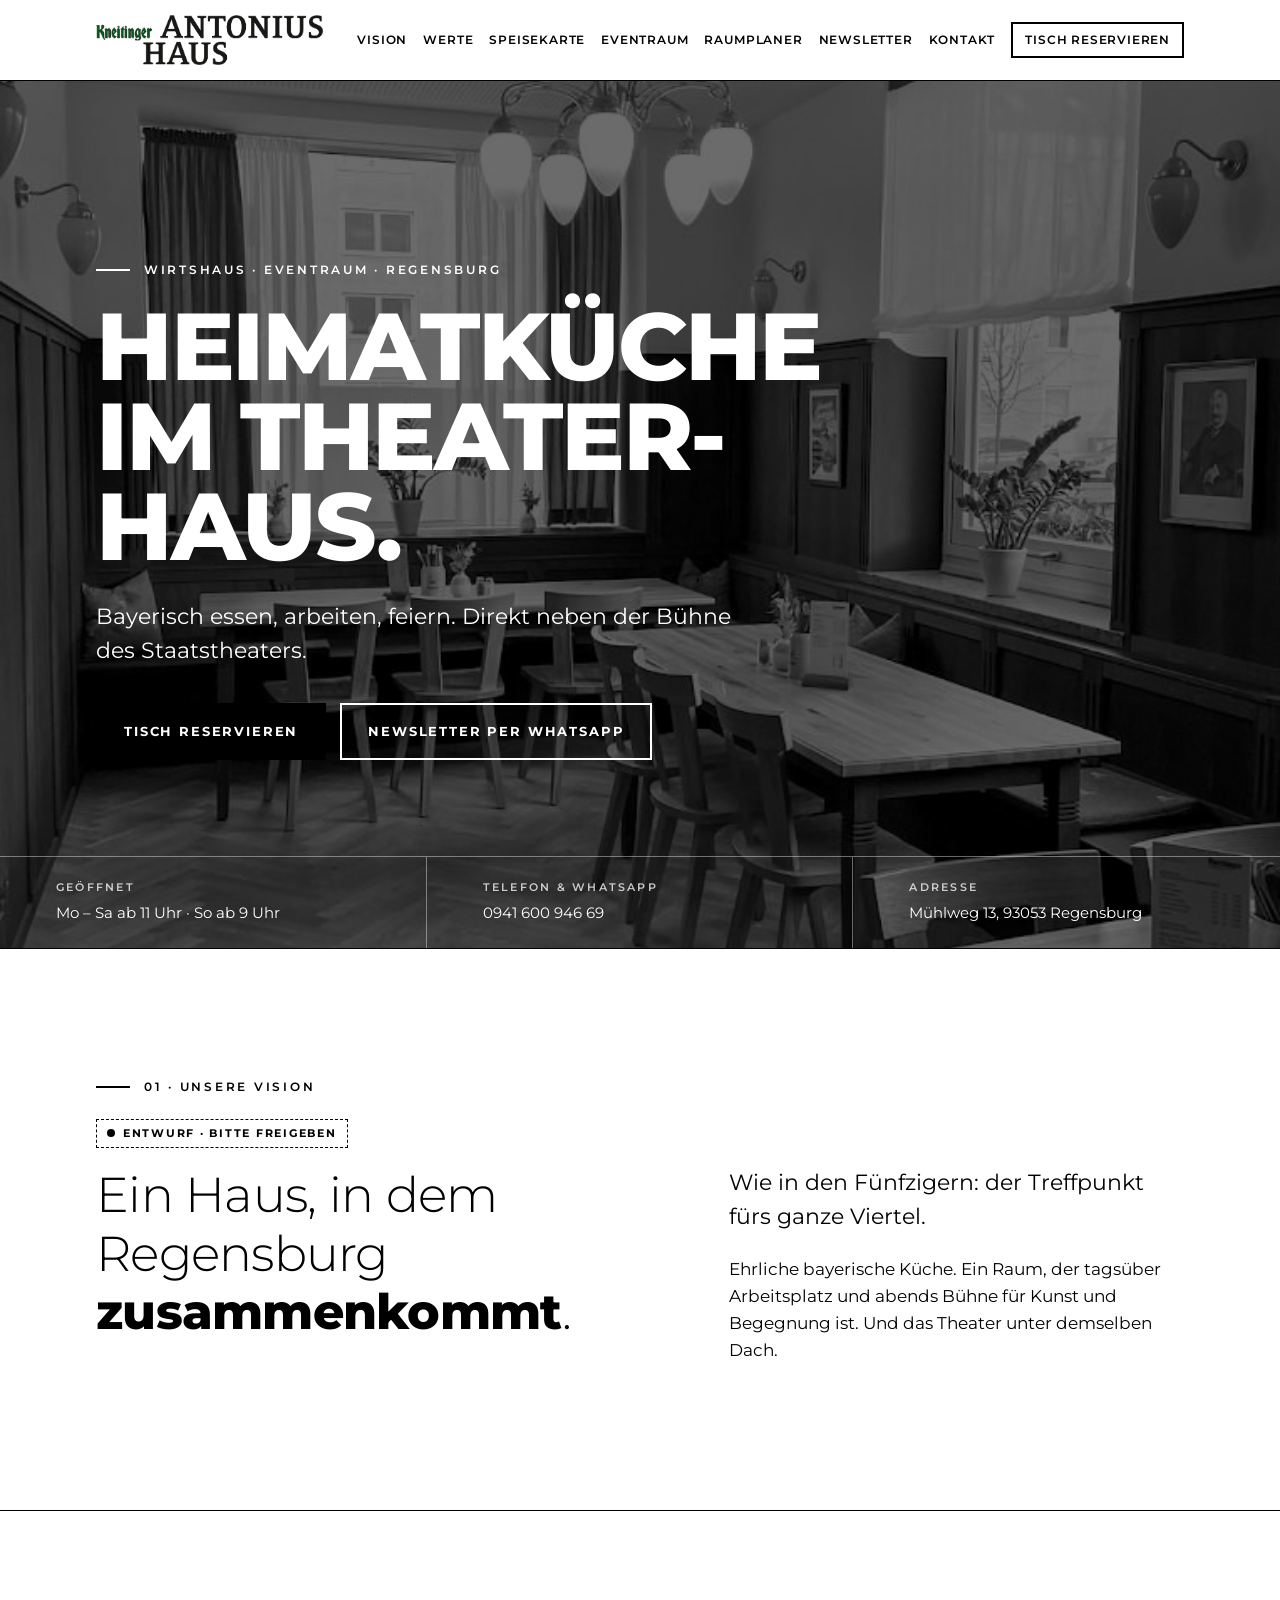
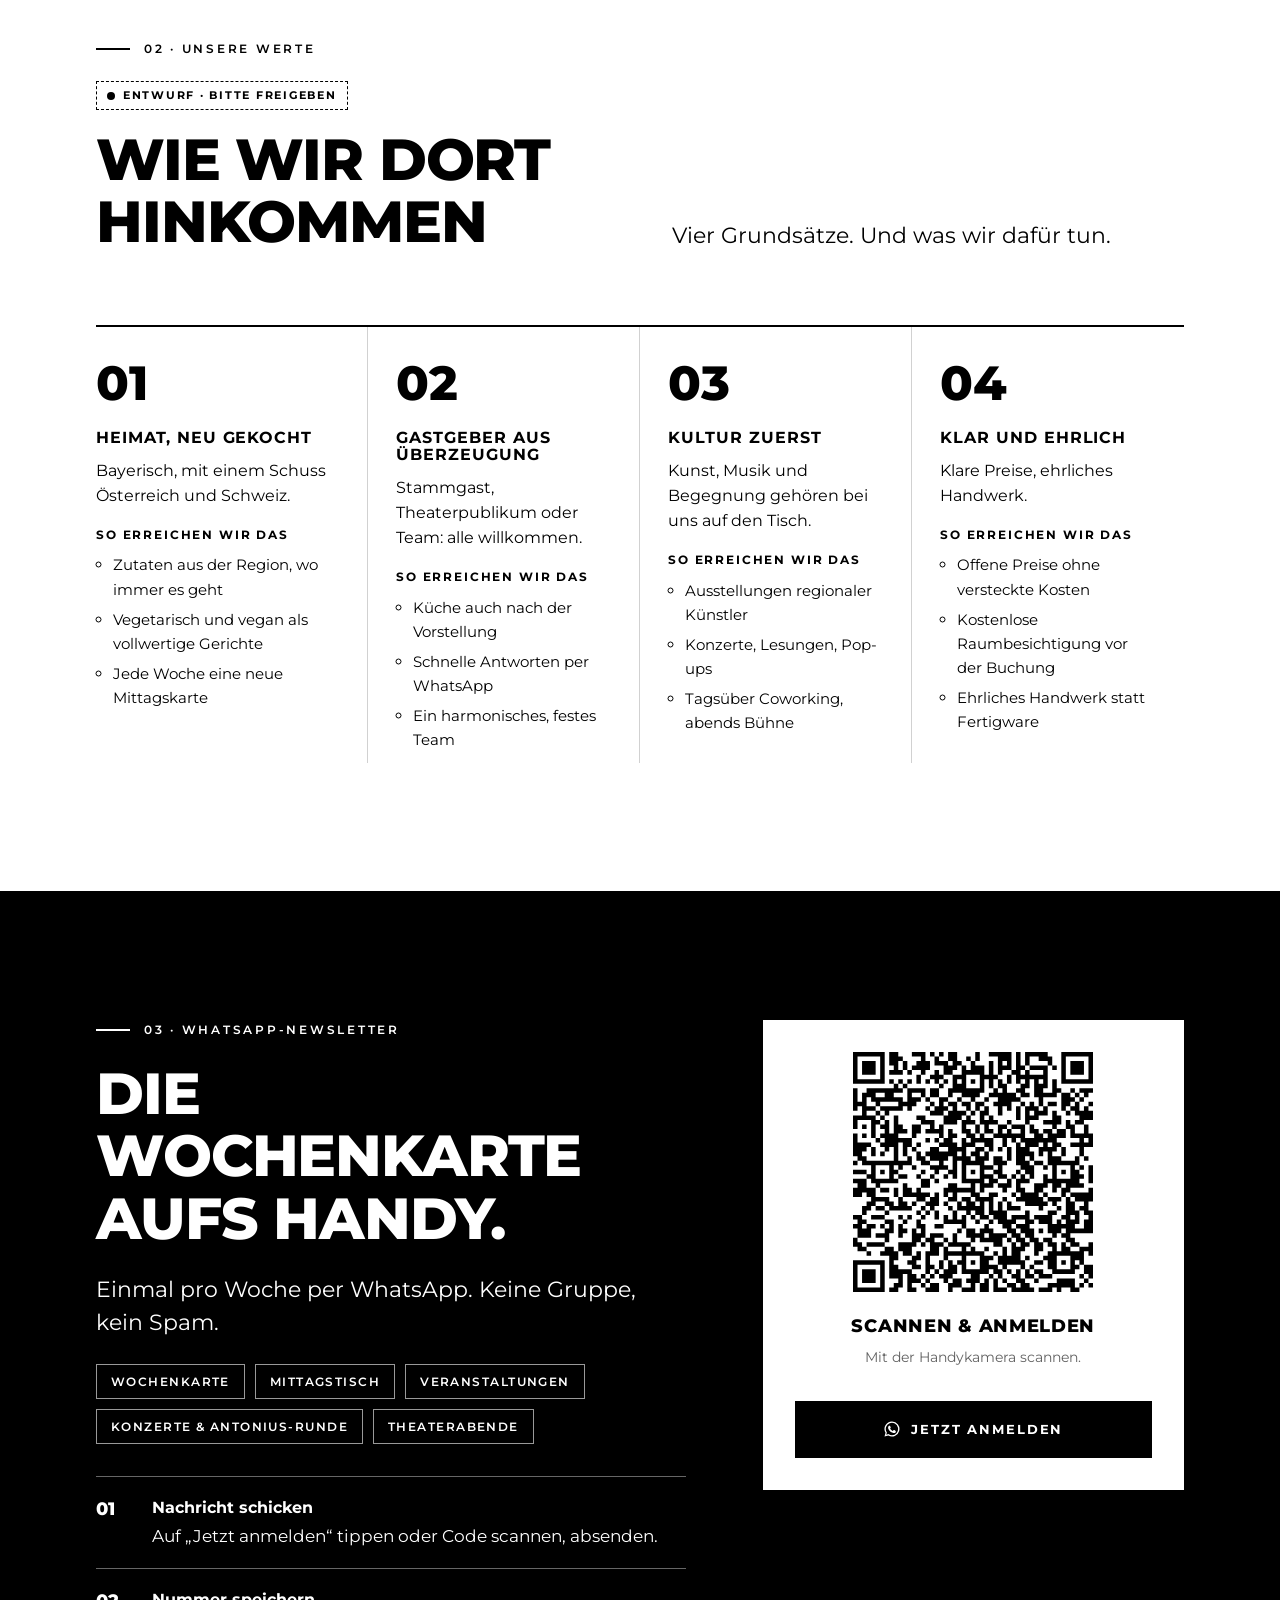
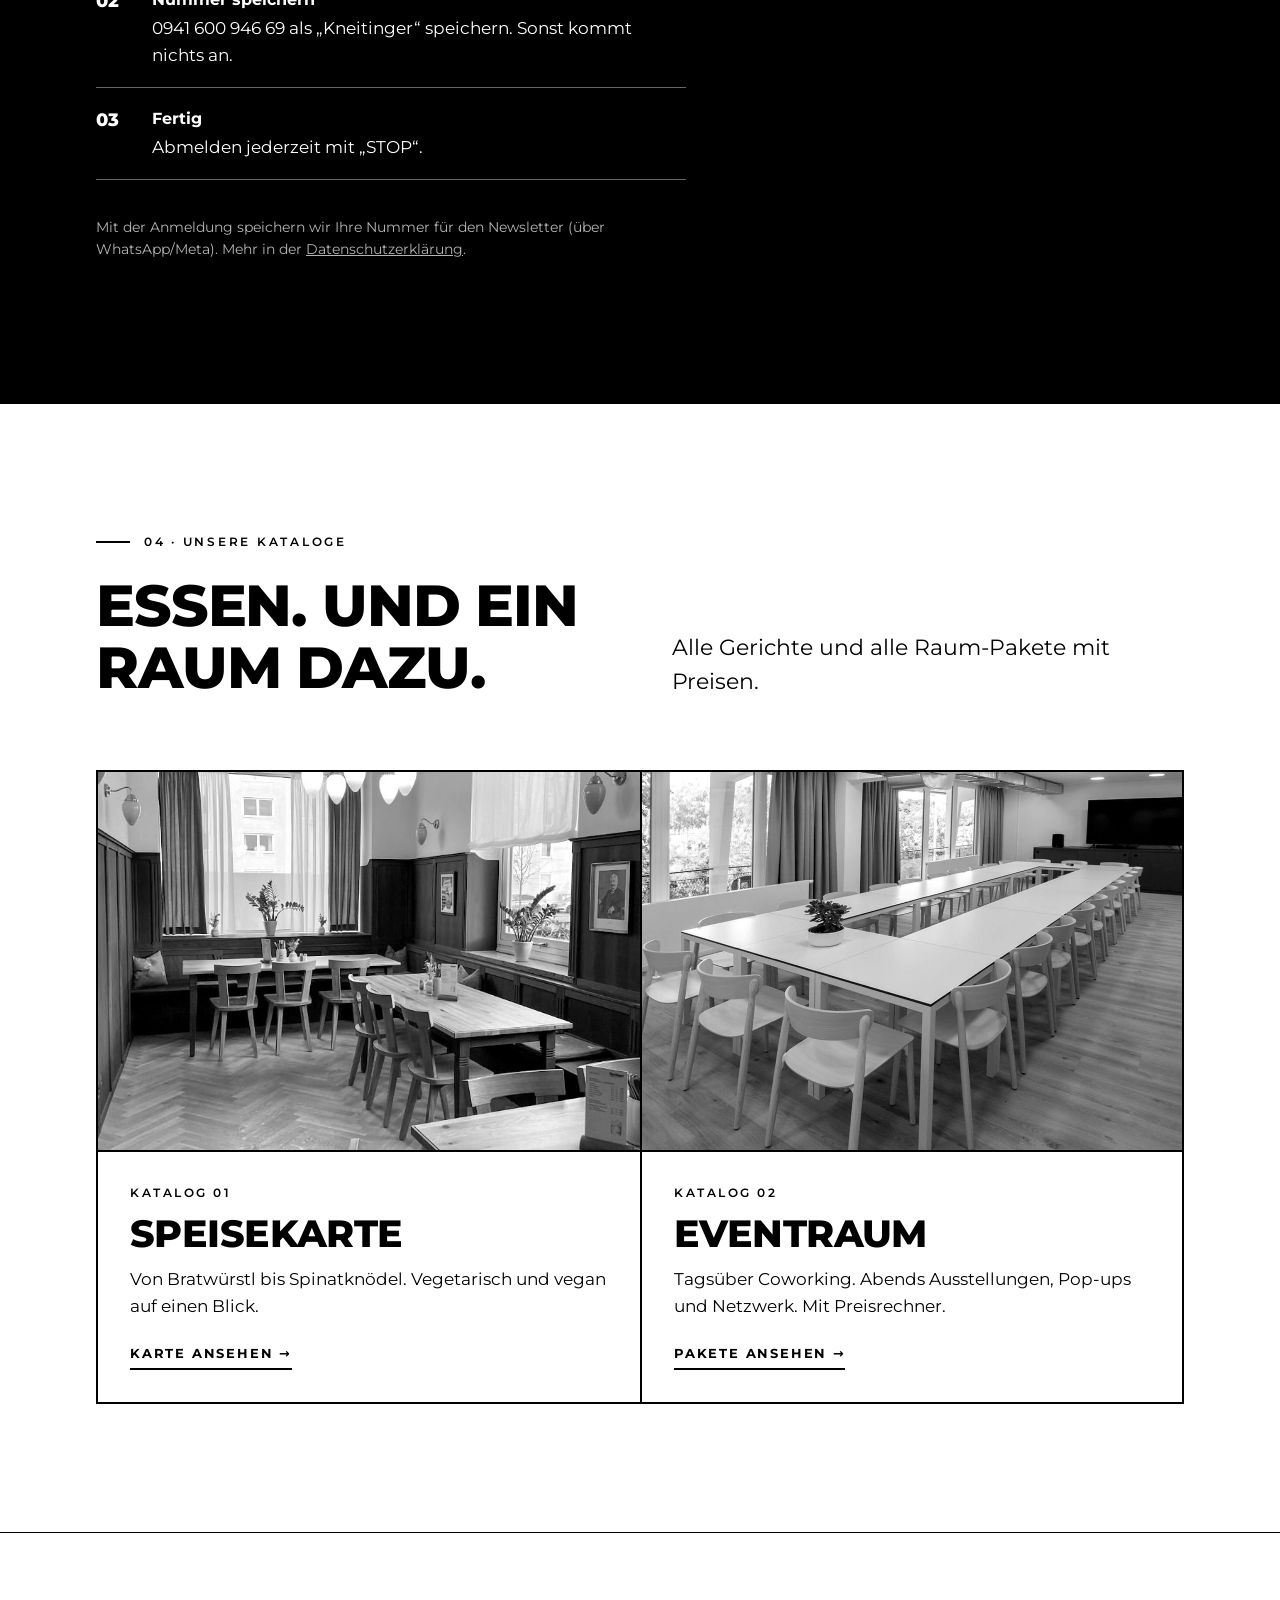
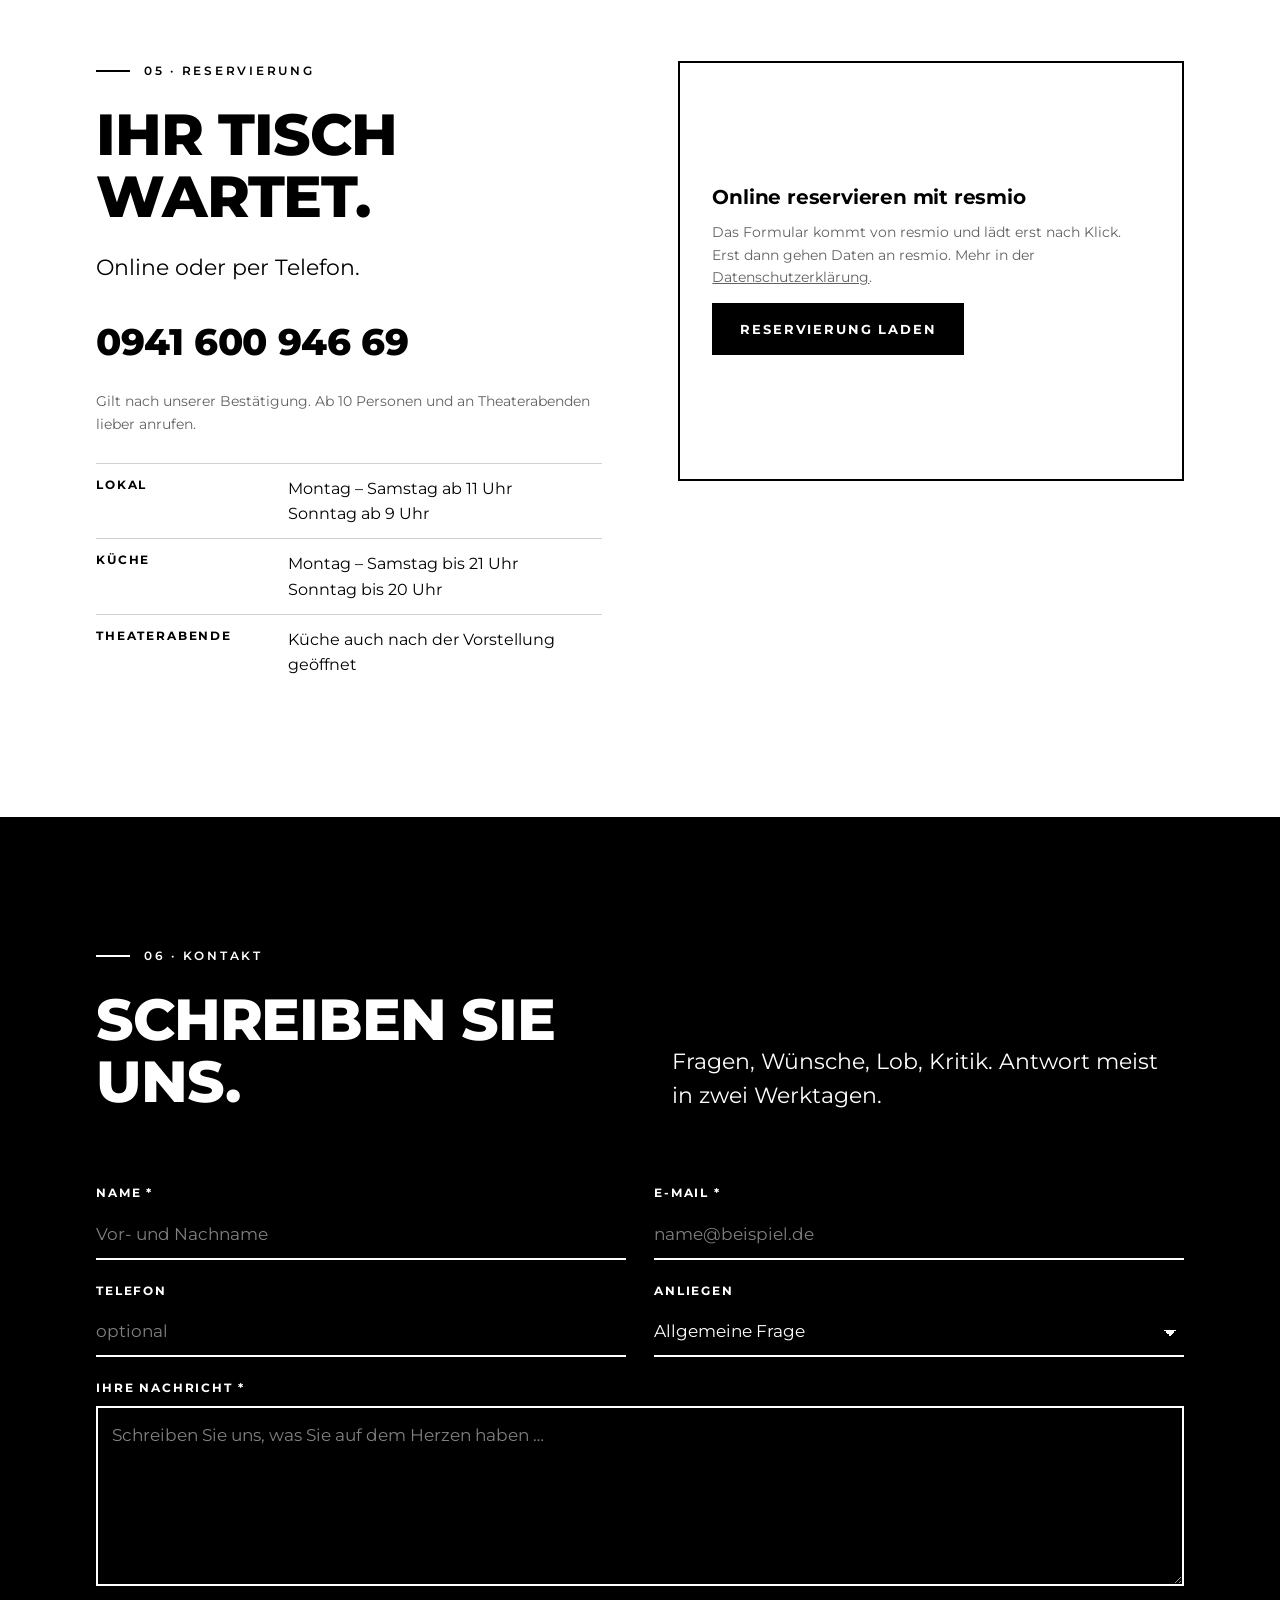
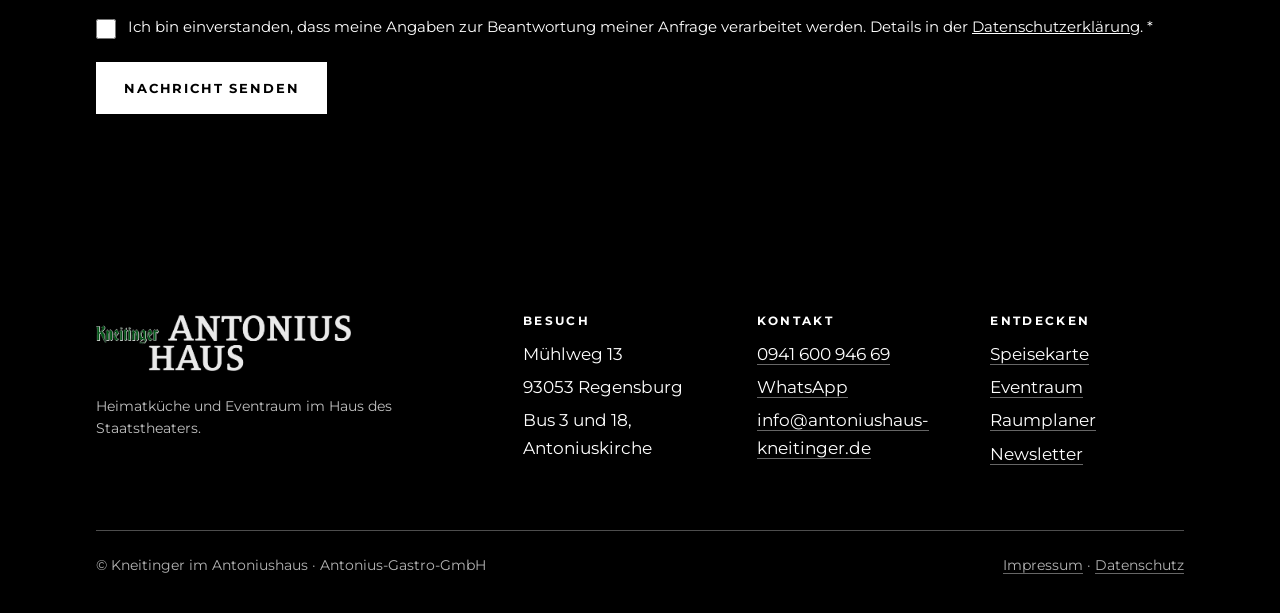
<file: index.html>
<!doctype html>
<html lang="de">
<head>
<meta charset="utf-8">
<meta name="viewport" content="width=device-width, initial-scale=1">
<title>Kneitinger im Antoniushaus · Wirtshaus und Eventraum in Regensburg</title>
<meta name="description" content="Bayerische Heimatküche und ein Eventraum für bis zu 44 Gäste im Antoniushaus Regensburg, im selben Haus wie das Staatstheater. Wochen-Newsletter per WhatsApp, Tisch online reservieren.">
<meta name="theme-color" content="#000000">
<link rel="icon" href="img/favicon.png" type="image/png">
<link rel="apple-touch-icon" href="img/apple-touch-icon.png">
<link rel="preload" href="fonts/montserrat-latin-wght-normal.woff2" as="font" type="font/woff2" crossorigin>
<link rel="stylesheet" href="style.css">
<script type="application/ld+json">
{"@context":"https://schema.org","@type":"Restaurant","name":"Kneitinger im Antoniushaus","address":{"@type":"PostalAddress","streetAddress":"Mühlweg 13","postalCode":"93053","addressLocality":"Regensburg","addressCountry":"DE"},"telephone":"+49 941 60094669","email":"info@antoniushaus-kneitinger.de","servesCuisine":"Bayerische Heimatküche","acceptsReservations":"True","openingHoursSpecification":[{"@type":"OpeningHoursSpecification","dayOfWeek":["Monday","Tuesday","Wednesday","Thursday","Friday","Saturday"],"opens":"11:00"},{"@type":"OpeningHoursSpecification","dayOfWeek":"Sunday","opens":"09:00"}]}
</script>
</head>
<body>
<a class="skip" href="#inhalt">Zum Inhalt springen</a>

<header class="kopf">
  <div class="wrap">
    <a class="logo" href="index.html" aria-label="Kneitinger im Antoniushaus, zur Startseite"><img src="img/logo-antoniushaus.png" alt="Kneitinger im Antoniushaus" width="1283" height="282"></a>
    <button class="menue-btn" aria-expanded="false" aria-controls="nav">Menü</button>
    <ul class="nav" id="nav">
      <li><a href="#vision">Vision</a></li>
      <li><a href="#werte">Werte</a></li>
      <li><a href="speisekarte.html">Speisekarte</a></li>
      <li><a href="eventraum.html">Eventraum</a></li>
      <li><a href="raum.html">Raumplaner</a></li>
      <li><a href="#newsletter">Newsletter</a></li>
      <li><a href="#kontakt">Kontakt</a></li>
      <li class="cta"><a href="#reservierung">Tisch reservieren</a></li>
    </ul>
  </div>
</header>

<main id="inhalt">

  <!-- HERO -->
  <section class="hero">
    <div class="bild"><img src="img/gaststube.jpg" alt="" width="764" height="1020"></div>
    <div class="wrap">
      <div class="kicker">Wirtshaus · Eventraum · Regensburg</div>
      <h1>Heimat&shy;küche im Theater&shy;haus.</h1>
      <p class="lead">Bayerisch essen, arbeiten, feiern. Direkt neben der Bühne des Staatstheaters.</p>
      <div class="knoepfe">
        <a class="btn voll" href="#reservierung">Tisch reservieren</a>
        <a class="btn" href="#newsletter">Newsletter per WhatsApp</a>
      </div>
    </div>
    <div class="infobalken">
      <div><b>Geöffnet</b>Mo – Sa ab 11 Uhr · So ab 9 Uhr</div>
      <div><b>Telefon &amp; WhatsApp</b><a href="tel:+4994160094669">0941 600 946 69</a></div>
      <div><b>Adresse</b>Mühlweg 13, 93053 Regensburg</div>
    </div>
  </section>

  <!-- VISION -->
  <section class="abschnitt vision" id="vision">
    <div class="wrap">
      <div class="kicker">01 · Unsere Vision</div>
      <span class="entwurf">Entwurf · bitte freigeben</span>
      <div class="spalten">
        <blockquote>Ein Haus, in dem Regensburg <strong>zusammenkommt</strong>.</blockquote>
        <div>
          <p class="lead">Wie in den Fünfzigern: der Treffpunkt fürs ganze Viertel.</p>
          <p>Ehrliche bayerische Küche. Ein Raum, der tagsüber Arbeitsplatz und abends Bühne für Kunst und Begegnung ist. Und das Theater unter demselben Dach.</p>
        </div>
      </div>
    </div>
  </section>

  <!-- WERTE -->
  <section class="abschnitt" id="werte">
    <div class="wrap">
      <div class="kopfzeile">
        <div>
          <div class="kicker">02 · Unsere Werte</div>
          <span class="entwurf">Entwurf · bitte freigeben</span>
          <h2>Wie wir dort hinkommen</h2>
        </div>
        <p class="lead">Vier Grundsätze. Und was wir dafür tun.</p>
      </div>
      <ol class="werte">
        <li>
          <span class="nr">01</span>
          <h3>Heimat, neu gekocht</h3>
          <p>Bayerisch, mit einem Schuss Österreich und Schweiz.</p>
          <p class="wie">So erreichen wir das</p>
          <ul><li>Zutaten aus der Region, wo immer es geht</li><li>Vegetarisch und vegan als vollwertige Gerichte</li><li>Jede Woche eine neue Mittagskarte</li></ul>
        </li>
        <li>
          <span class="nr">02</span>
          <h3>Gastgeber aus Überzeugung</h3>
          <p>Stammgast, Theaterpublikum oder Team: alle willkommen.</p>
          <p class="wie">So erreichen wir das</p>
          <ul><li>Küche auch nach der Vorstellung</li><li>Schnelle Antworten per WhatsApp</li><li>Ein harmonisches, festes Team</li></ul>
        </li>
        <li>
          <span class="nr">03</span>
          <h3>Kultur zuerst</h3>
          <p>Kunst, Musik und Begegnung gehören bei uns auf den Tisch.</p>
          <p class="wie">So erreichen wir das</p>
          <ul><li>Ausstellungen regionaler Künstler</li><li>Konzerte, Lesungen, Pop-ups</li><li>Tagsüber Coworking, abends Bühne</li></ul>
        </li>
        <li>
          <span class="nr">04</span>
          <h3>Klar und ehrlich</h3>
          <p>Klare Preise, ehrliches Handwerk.</p>
          <p class="wie">So erreichen wir das</p>
          <ul><li>Offene Preise ohne versteckte Kosten</li><li>Kostenlose Raumbesichtigung vor der Buchung</li><li>Ehrliches Handwerk statt Fertigware</li></ul>
        </li>
      </ol>
    </div>
  </section>

  <!-- WHATSAPP NEWSLETTER -->
  <section class="abschnitt dunkel newsletter" id="newsletter">
    <div class="wrap raster">
      <div>
        <div class="kicker">03 · WhatsApp-Newsletter</div>
        <h2>Die Wochenkarte aufs Handy.</h2>
        <p class="lead" style="margin-top:24px">Einmal pro Woche per WhatsApp. Keine Gruppe, kein Spam.</p>
        <ul class="inhalt" aria-label="Das steht im Newsletter">
          <li>Wochenkarte</li><li>Mittagstisch</li><li>Veranstaltungen</li><li>Konzerte &amp; Antonius-Runde</li><li>Theaterabende</li>
        </ul>
        <ol>
          <li><div><b>Nachricht schicken</b>Auf „Jetzt anmelden“ tippen oder Code scannen, absenden.</div></li>
          <li><div><b>Nummer speichern</b>0941 600 946 69 als „Kneitinger“ speichern. Sonst kommt nichts an.</div></li>
          <li><div><b>Fertig</b>Abmelden jederzeit mit „STOP“.</div></li>
        </ol>
        <p class="klein">Mit der Anmeldung speichern wir Ihre Nummer für den Newsletter (über WhatsApp/Meta). Mehr in der <a href="datenschutz.html#whatsapp">Datenschutzerklärung</a>.</p>
      </div>
      <aside class="qrkarte">
        <div class="qr">
          <img src="img/qr-newsletter.svg" alt="QR-Code: Newsletter per WhatsApp abonnieren" width="236" height="236">
          <div class="titel">Scannen &amp; anmelden</div>
          <p class="klein leise">Mit der Handykamera scannen.</p>
        </div>
        <a class="btn voll" href="https://wa.me/4994160094669?text=Hallo!%20Ich%20m%C3%B6chte%20den%20Wochen-Newsletter%20vom%20Kneitinger%20im%20Antoniushaus%20per%20WhatsApp%20bekommen.%20START" target="_blank" rel="noopener">
          <svg viewBox="0 0 24 24" aria-hidden="true"><path fill="currentColor" d="M12 2a10 10 0 0 0-8.6 15.1L2 22l5-1.3A10 10 0 1 0 12 2Zm0 18.2c-1.5 0-3-.4-4.3-1.2l-.3-.2-3 .8.8-2.9-.2-.3A8.2 8.2 0 1 1 12 20.2Zm4.5-6.1c-.2-.1-1.5-.7-1.7-.8-.2-.1-.4-.1-.6.1l-.8 1c-.1.2-.3.2-.5.1a6.7 6.7 0 0 1-3.3-2.9c-.3-.4.3-.4.7-1.3.1-.2 0-.3 0-.4l-.8-1.8c-.2-.5-.4-.4-.6-.4h-.5c-.2 0-.4.1-.7.3-.2.3-.9.9-.9 2.2s.9 2.5 1 2.7c.1.2 1.8 2.8 4.4 3.9 1.6.7 2.3.8 3.1.6.5-.1 1.5-.6 1.7-1.2.2-.6.2-1.1.1-1.2l-.6-.4Z"/></svg>
          Jetzt anmelden
        </a>
      </aside>
    </div>
  </section>

  <!-- KATALOGE -->
  <section class="abschnitt" id="kataloge">
    <div class="wrap">
      <div class="kopfzeile">
        <div>
          <div class="kicker">04 · Unsere Kataloge</div>
          <h2>Essen. Und ein Raum dazu.</h2>
        </div>
        <p class="lead">Alle Gerichte und alle Raum-Pakete mit Preisen.</p>
      </div>
      <div class="kataloge">
        <a class="katalog" href="speisekarte.html">
          <div class="foto"><img src="img/gaststube.jpg" alt="Die Gaststube im Kneitinger" width="764" height="1020" style="object-position:50% 60%"></div>
          <div class="txt">
            <span class="num">Katalog 01</span>
            <h3>Speisekarte</h3>
            <p>Von Bratwürstl bis Spinatknödel. Vegetarisch und vegan auf einen Blick.</p>
            <span class="pfeil">Karte ansehen →</span>
          </div>
        </a>
        <a class="katalog" href="eventraum.html">
          <div class="foto"><img src="img/tagungsraum.jpg" alt="Der Eventraum im ersten Obergeschoss" width="1600" height="720"></div>
          <div class="txt">
            <span class="num">Katalog 02</span>
            <h3>Eventraum</h3>
            <p>Tagsüber Coworking. Abends Ausstellungen, Pop-ups und Netzwerk. Mit Preisrechner.</p>
            <span class="pfeil">Pakete ansehen →</span>
          </div>
        </a>
      </div>
    </div>
  </section>

  <!-- RESERVIERUNG -->
  <section class="abschnitt reservierung" id="reservierung">
    <div class="wrap raster">
      <div>
        <div class="kicker">05 · Reservierung</div>
        <h2>Ihr Tisch wartet.</h2>
        <p class="lead" style="margin-top:24px">Online oder per Telefon.</p>
        <a class="telefon" href="tel:+4994160094669">0941 600 946 69</a>
        <p class="klein leise">Gilt nach unserer Bestätigung. Ab 10 Personen und an Theaterabenden lieber anrufen.</p>
        <table class="zeiten">
          <tr><th>Lokal</th><td>Montag – Samstag ab 11 Uhr<br>Sonntag ab 9 Uhr</td></tr>
          <tr><th>Küche</th><td>Montag – Samstag bis 21 Uhr<br>Sonntag bis 20 Uhr</td></tr>
          <tr><th>Theaterabende</th><td>Küche auch nach der Vorstellung geöffnet</td></tr>
        </table>
      </div>
      <div class="resmio-box">
        <div id="resmio-hinweis">
          <h3 style="margin-bottom:12px">Online reservieren mit resmio</h3>
          <p class="klein leise">Das Formular kommt von resmio und lädt erst nach Klick. Erst dann gehen Daten an resmio. Mehr in der <a href="datenschutz.html#resmio">Datenschutzerklärung</a>.</p>
          <button class="btn voll" id="resmio-laden" type="button">Reservierung laden</button>
        </div>
        <div id="resmio-kneitinger-im-antoniushaus"></div>
      </div>
    </div>
  </section>

  <!-- KONTAKT -->
  <section class="abschnitt dunkel" id="kontakt">
    <div class="wrap">
      <div class="kopfzeile">
        <div>
          <div class="kicker">06 · Kontakt</div>
          <h2>Schreiben Sie uns.</h2>
        </div>
        <p class="lead">Fragen, Wünsche, Lob, Kritik. Antwort meist in zwei Werktagen.</p>
      </div>
      <!-- Versand über Formspree: DEINE_FORM_ID durch die ID aus formspree.io ersetzen (siehe LIESMICH.md) -->
      <form class="formular" id="kontaktformular" action="https://formspree.io/f/DEINE_FORM_ID" method="POST">
        <div class="feld"><label for="f-name">Name *</label><input id="f-name" name="name" autocomplete="name" required placeholder="Vor- und Nachname"></div>
        <div class="feld"><label for="f-mail">E-Mail *</label><input id="f-mail" name="email" type="email" autocomplete="email" required placeholder="name@beispiel.de"></div>
        <div class="feld"><label for="f-tel">Telefon</label><input id="f-tel" name="telefon" type="tel" autocomplete="tel" placeholder="optional"></div>
        <div class="feld"><label for="f-thema">Anliegen</label>
          <select id="f-thema" name="anliegen">
            <option>Allgemeine Frage</option>
            <option>Tischreservierung</option>
            <option>Eventraum-Anfrage</option>
            <option>Feier oder Hochzeit</option>
            <option>Bewerbung</option>
            <option>Lob oder Kritik</option>
          </select>
        </div>
        <div class="feld ganz"><label for="f-text">Ihre Nachricht *</label><textarea id="f-text" name="nachricht" required placeholder="Schreiben Sie uns, was Sie auf dem Herzen haben …"></textarea></div>
        <input class="honig" type="text" name="_gotcha" tabindex="-1" autocomplete="off" aria-hidden="true">
        <input type="hidden" name="_subject" value="Neue Nachricht über die Website">
        <label class="check ganz"><input type="checkbox" name="datenschutz" required> <span>Ich bin einverstanden, dass meine Angaben zur Beantwortung meiner Anfrage verarbeitet werden. Details in der <a href="datenschutz.html#kontaktformular">Datenschutzerklärung</a>. *</span></label>
        <div class="ganz" style="display:flex;gap:24px;align-items:center;flex-wrap:wrap">
          <button class="btn voll" type="submit">Nachricht senden</button>
          <p class="form-status" id="form-status" role="status" aria-live="polite"></p>
        </div>
      </form>
    </div>
  </section>

</main>

<footer class="fuss">
  <div class="wrap">
    <div class="raster">
      <div>
        <img src="img/logo-antoniushaus-weiss.png" alt="Kneitinger im Antoniushaus" width="1283" height="282">
        <p class="klein" style="max-width:24em;color:rgba(255,255,255,.75)">Heimatküche und Eventraum im Haus des Staatstheaters.</p>
      </div>
      <div>
        <h4>Besuch</h4>
        <ul><li>Mühlweg 13</li><li>93053 Regensburg</li><li>Bus 3 und 18, Antoniuskirche</li></ul>
      </div>
      <div>
        <h4>Kontakt</h4>
        <ul><li><a href="tel:+4994160094669">0941 600 946 69</a></li><li><a href="https://wa.me/4994160094669" target="_blank" rel="noopener">WhatsApp</a></li><li><a href="mailto:info@antoniushaus-kneitinger.de">info@antoniushaus-kneitinger.de</a></li></ul>
      </div>
      <div>
        <h4>Entdecken</h4>
        <ul><li><a href="speisekarte.html">Speisekarte</a></li><li><a href="eventraum.html">Eventraum</a></li><li><a href="raum.html">Raumplaner</a></li><li><a href="#newsletter">Newsletter</a></li></ul>
      </div>
    </div>
    <div class="unten">
      <span>© Kneitinger im Antoniushaus · Antonius-Gastro-GmbH</span>
      <span><a href="impressum.html">Impressum</a> · <a href="datenschutz.html">Datenschutz</a></span>
    </div>
  </div>
</footer>

<script src="main.js"></script>
</body>
</html>
</file>
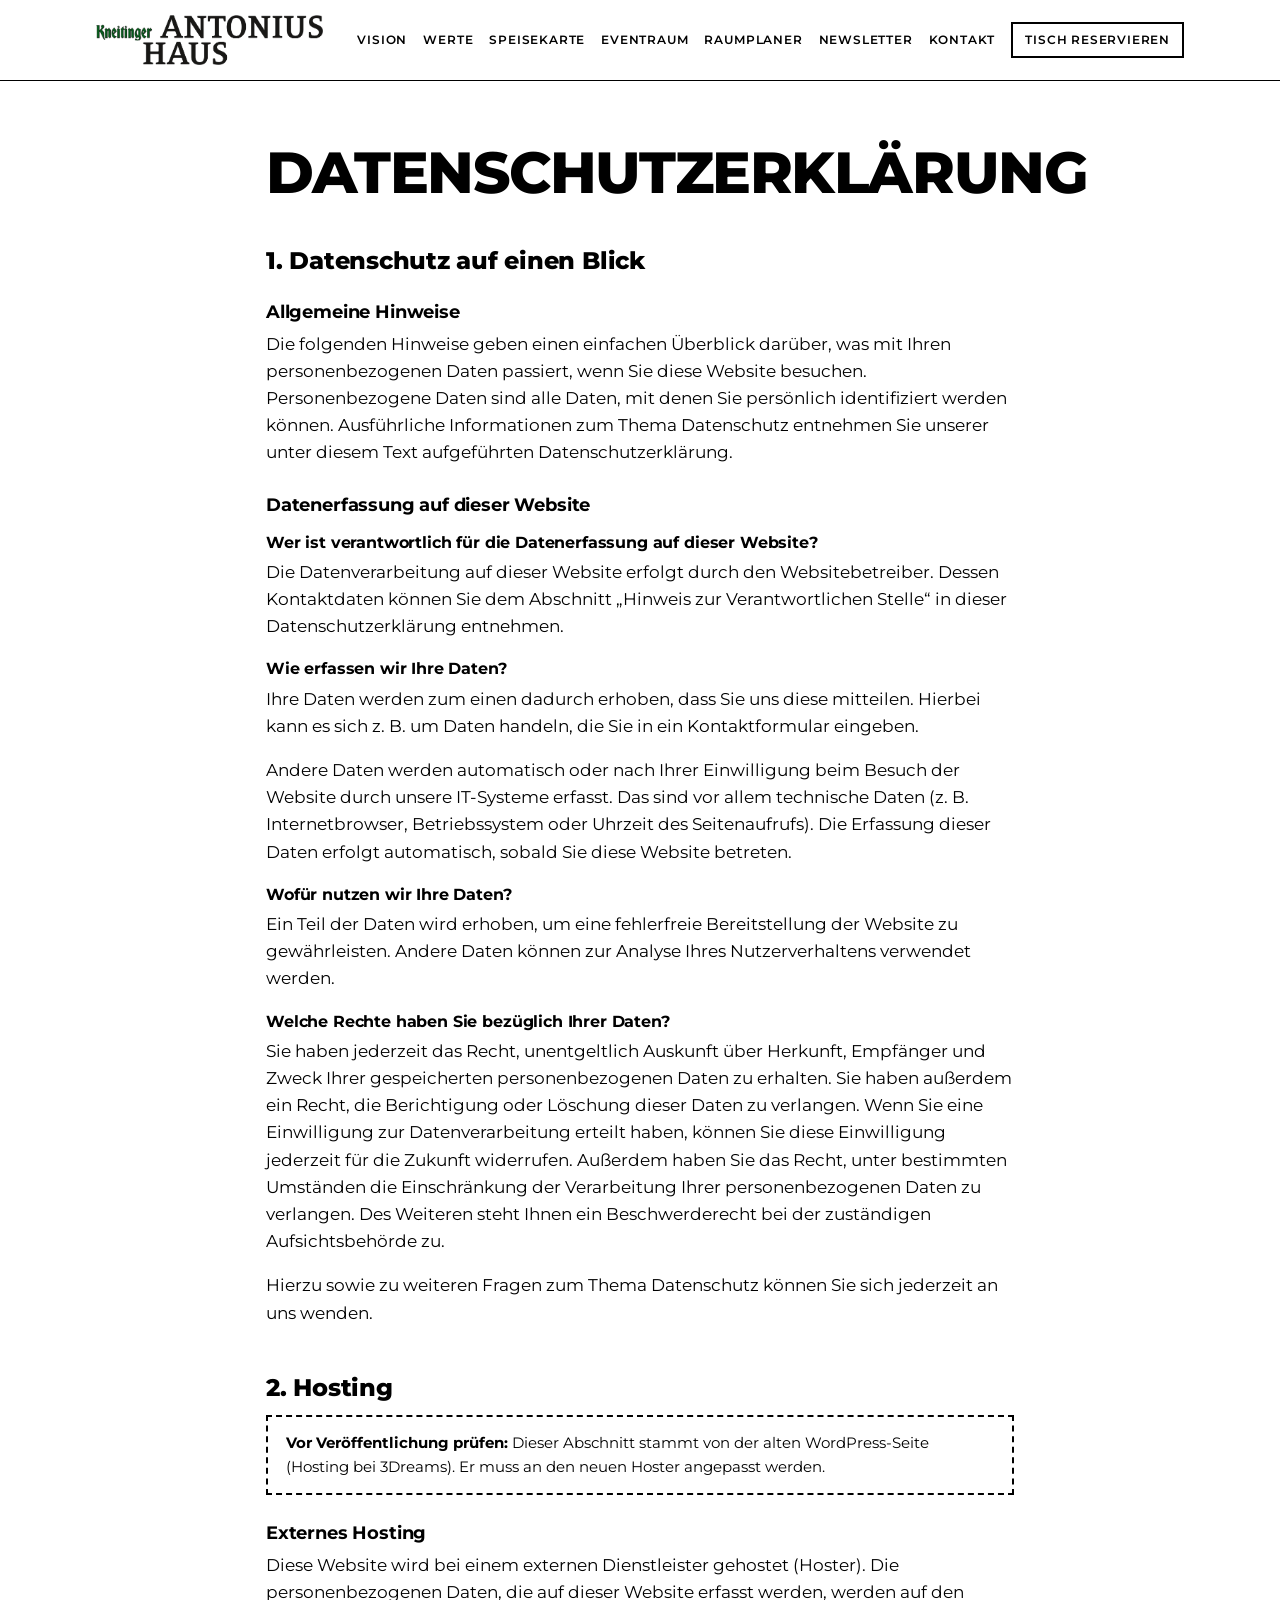
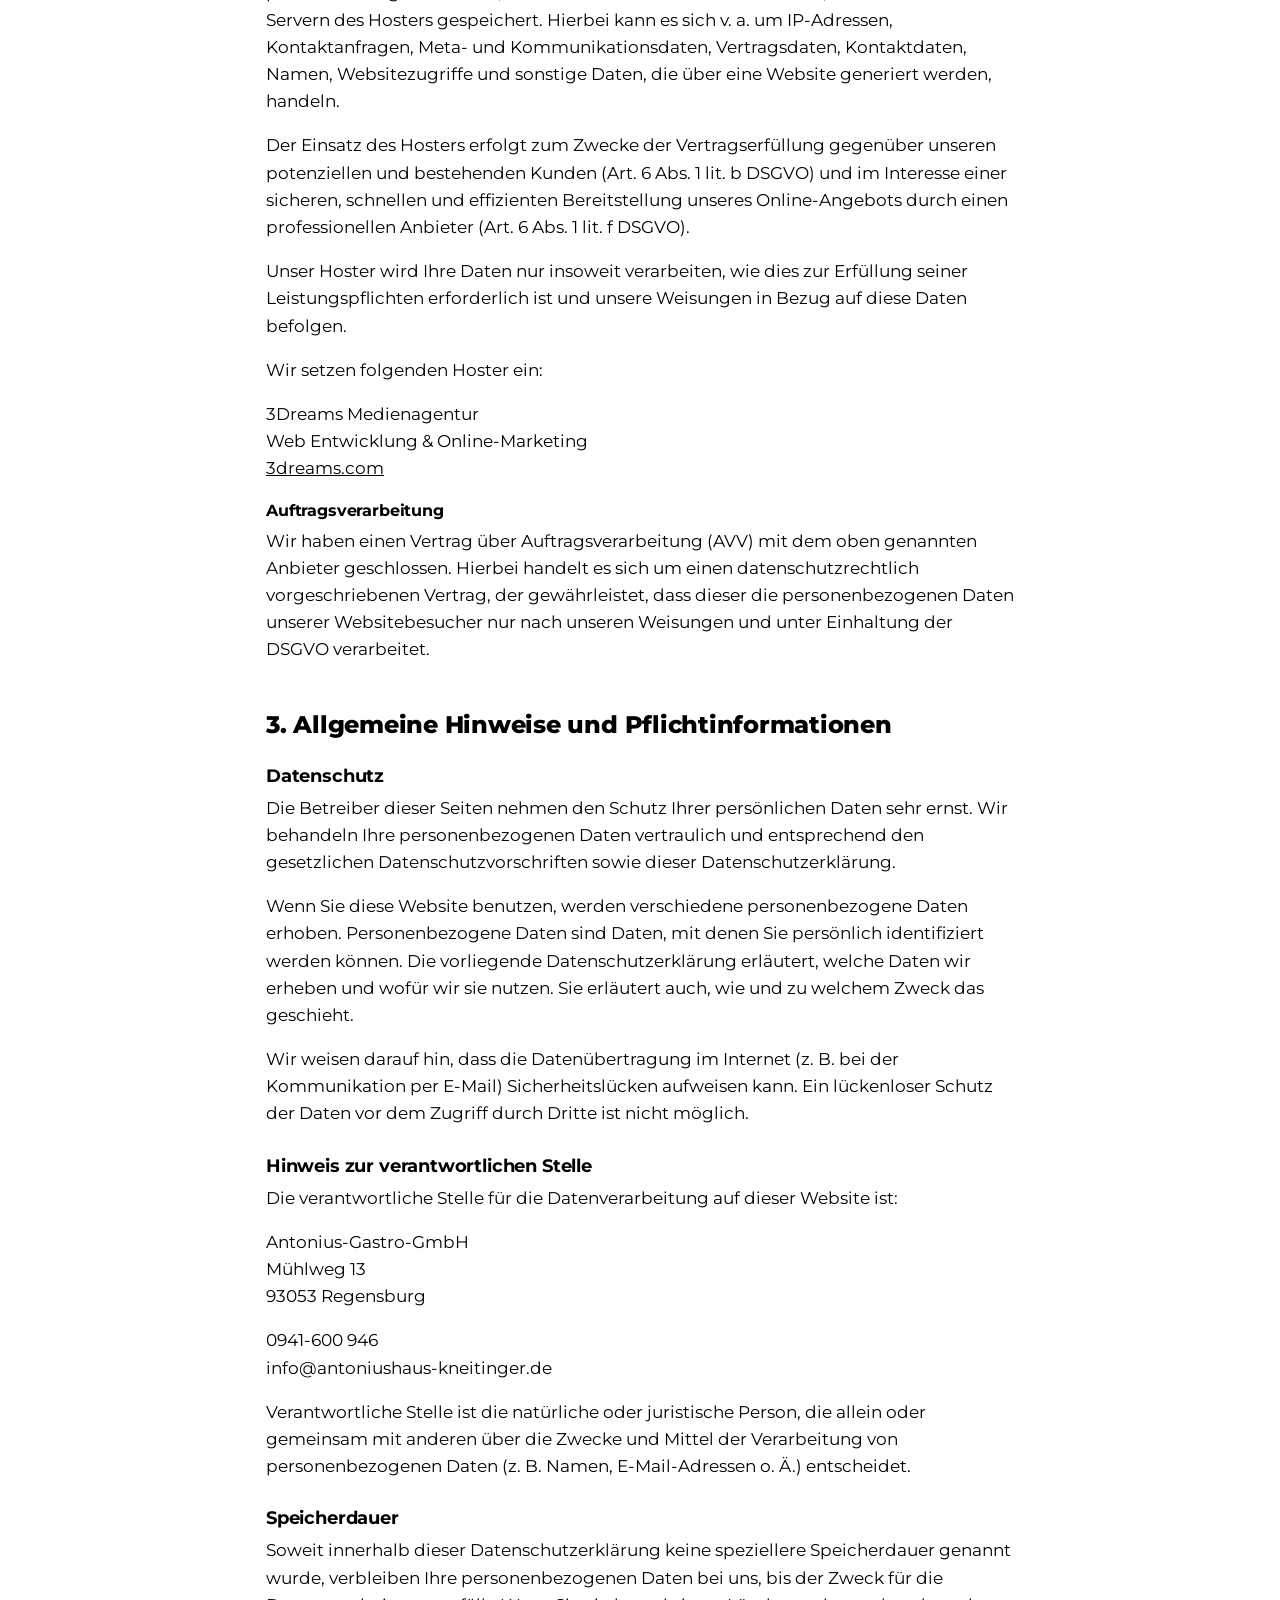
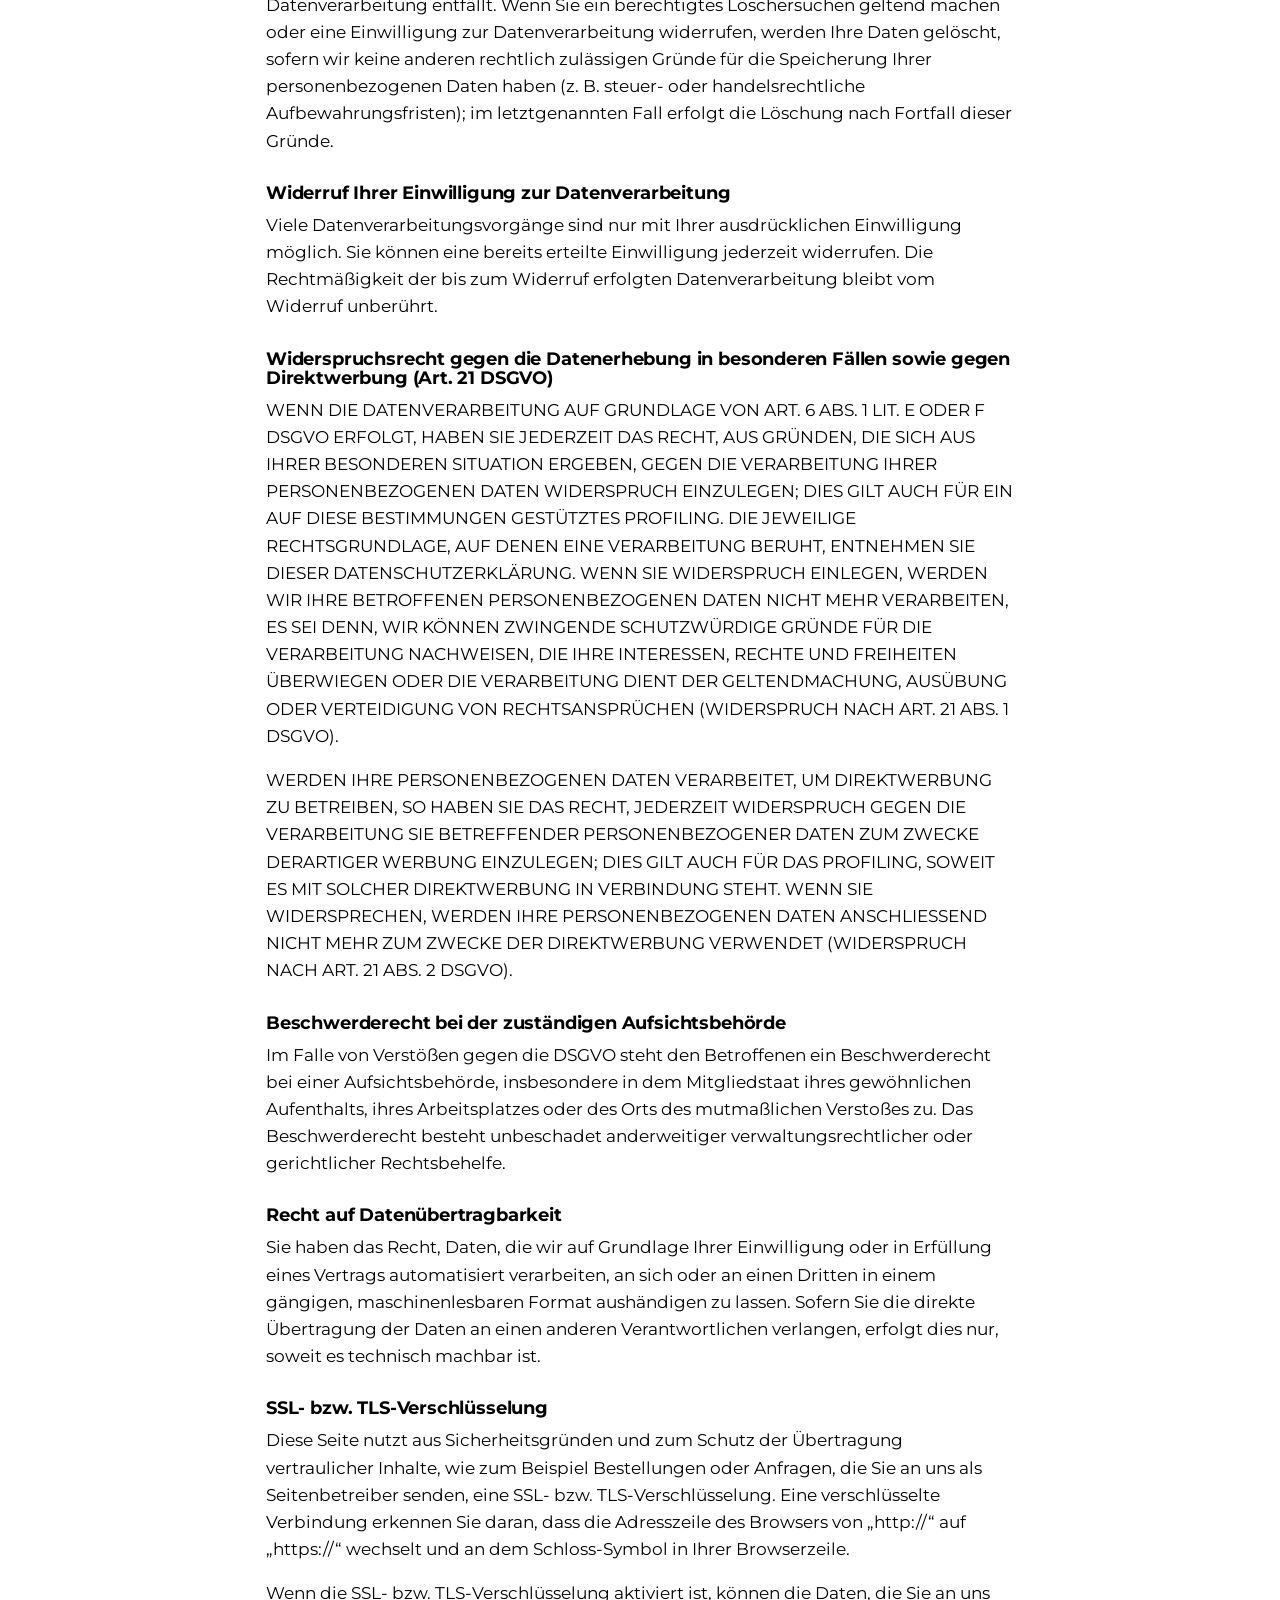
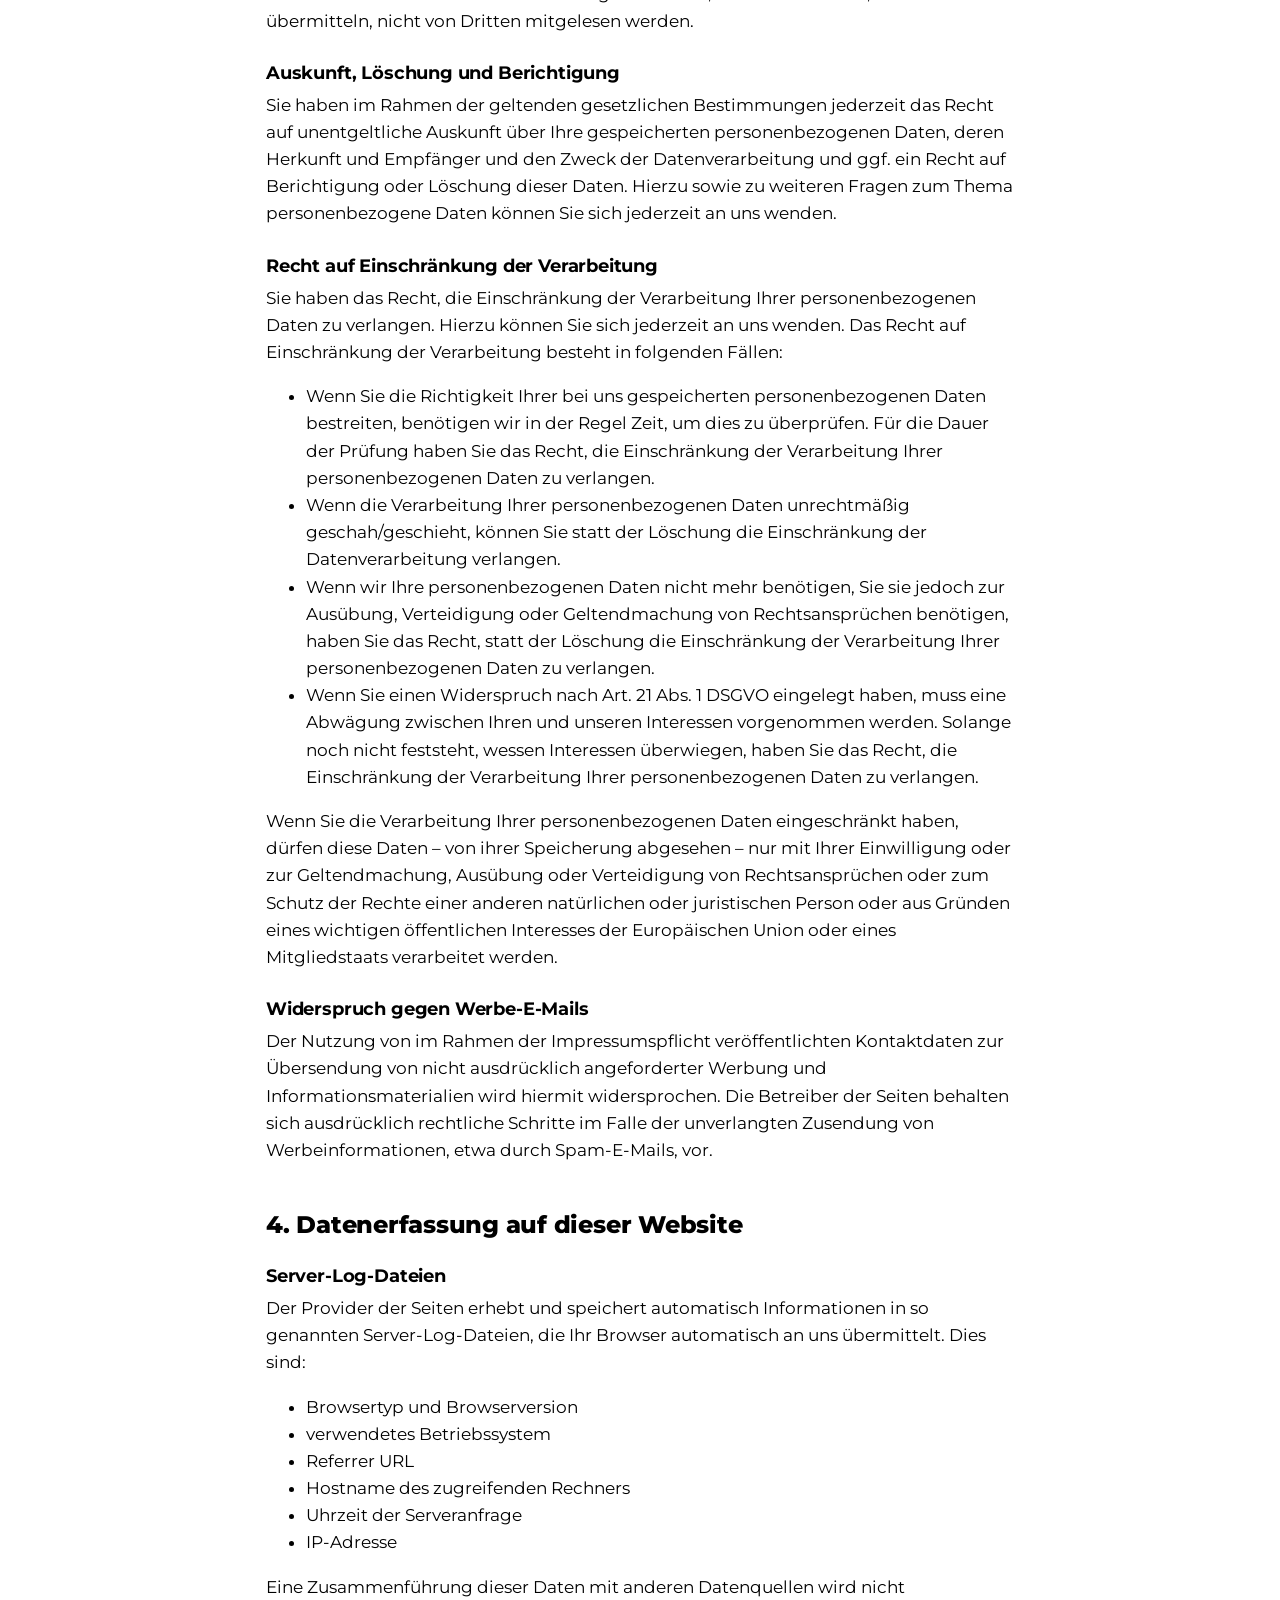
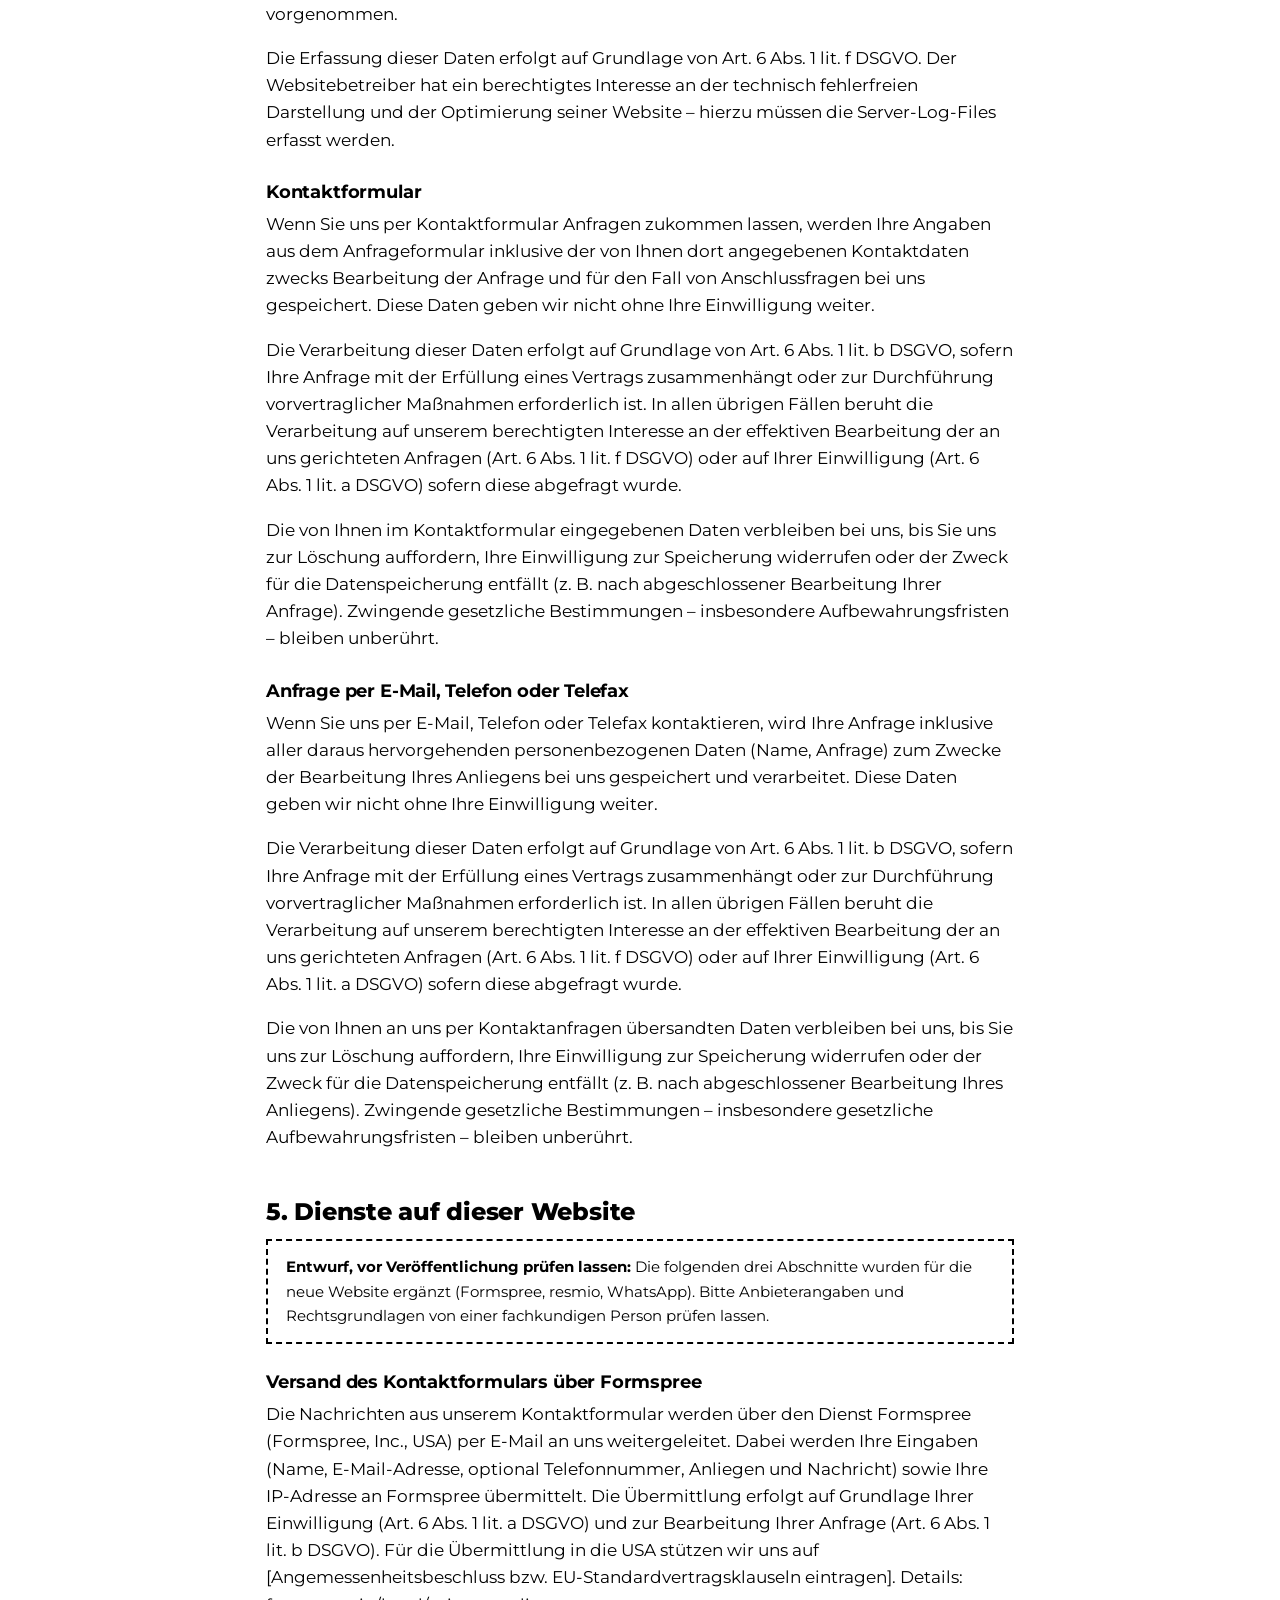
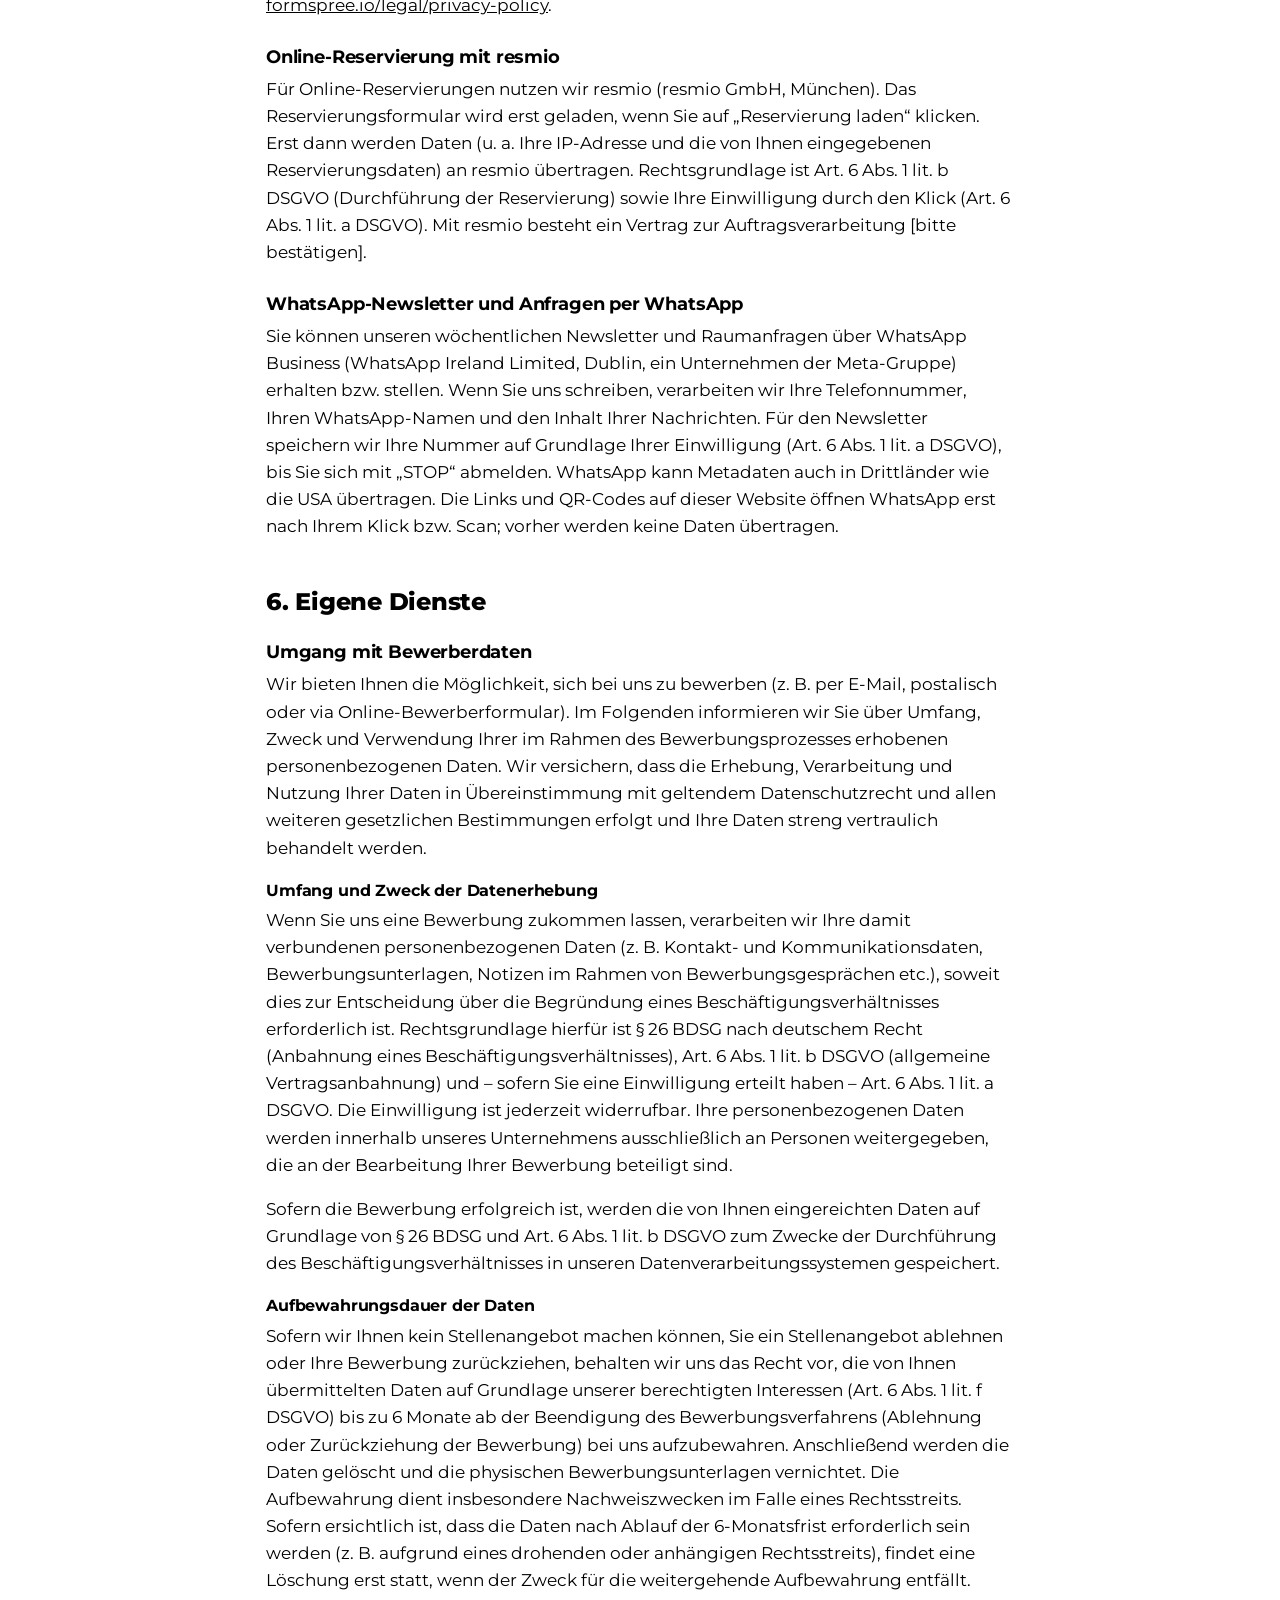
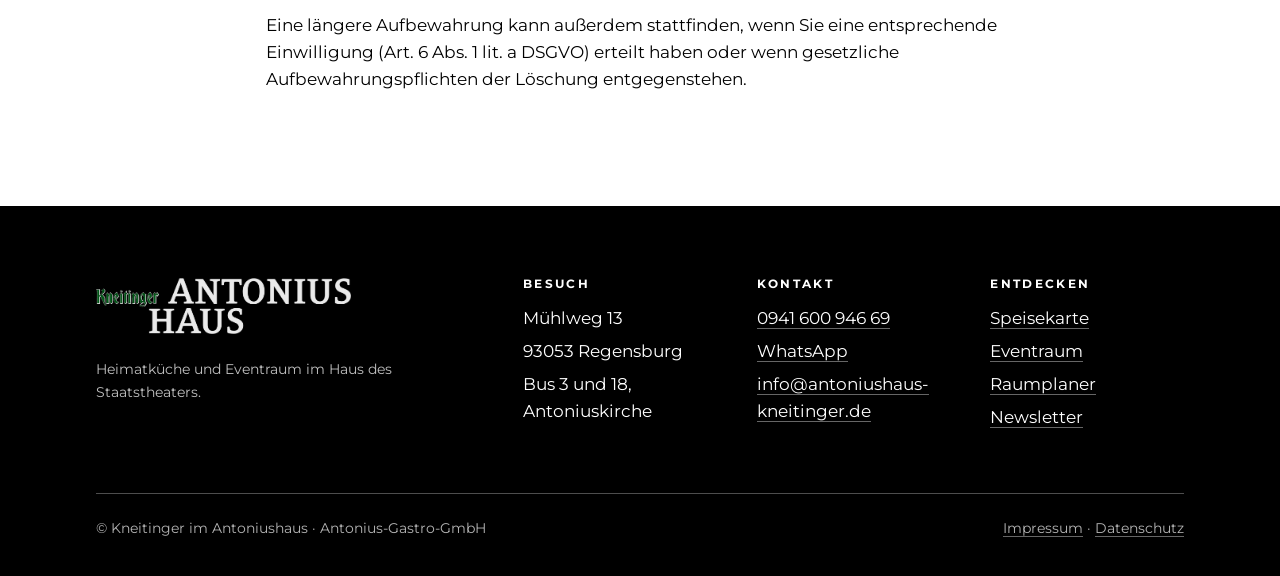
<file: datenschutz.html>
<!doctype html>
<html lang="de">
<head>
<meta charset="utf-8">
<meta name="viewport" content="width=device-width, initial-scale=1">
<title>Datenschutz · Kneitinger im Antoniushaus</title>
<meta name="description" content="Datenschutzerklärung des Kneitinger im Antoniushaus in Regensburg.">
<meta name="robots" content="noindex, follow">
<meta name="theme-color" content="#000000">
<link rel="icon" href="img/favicon.png" type="image/png">
<link rel="apple-touch-icon" href="img/apple-touch-icon.png">
<link rel="preload" href="fonts/montserrat-latin-wght-normal.woff2" as="font" type="font/woff2" crossorigin>
<link rel="stylesheet" href="style.css">
</head>
<body>
<a class="skip" href="#inhalt">Zum Inhalt springen</a>

<header class="kopf">
  <div class="wrap">
    <a class="logo" href="index.html" aria-label="Kneitinger im Antoniushaus, zur Startseite"><img src="img/logo-antoniushaus.png" alt="Kneitinger im Antoniushaus" width="1283" height="282"></a>
    <button class="menue-btn" aria-expanded="false" aria-controls="nav">Menü</button>
    <ul class="nav" id="nav">
      <li><a href="index.html#vision">Vision</a></li>
      <li><a href="index.html#werte">Werte</a></li>
      <li><a href="speisekarte.html">Speisekarte</a></li>
      <li><a href="eventraum.html">Eventraum</a></li>
      <li><a href="raum.html">Raumplaner</a></li>
      <li><a href="index.html#newsletter">Newsletter</a></li>
      <li><a href="index.html#kontakt">Kontakt</a></li>
      <li class="cta"><a href="index.html#reservierung">Tisch reservieren</a></li>
    </ul>
  </div>
</header>

<main id="inhalt">
<section class="recht">
  <div class="wrap">
    <h1>Datenschutzerklärung</h1>
    <h2>1. Datenschutz auf einen Blick</h2>
    <h3>Allgemeine Hinweise</h3>
    <p>Die folgenden Hinweise geben einen einfachen Überblick darüber, was mit Ihren personenbezogenen Daten passiert, wenn Sie diese Website besuchen. Personenbezogene Daten sind alle Daten, mit denen Sie persönlich identifiziert werden können. Ausführliche Informationen zum Thema Datenschutz entnehmen Sie unserer unter diesem Text aufgeführten Datenschutzerklärung.</p>
    <h3>Datenerfassung auf dieser Website</h3>
    <h4>Wer ist verantwortlich für die Datenerfassung auf dieser Website?</h4>
    <p>Die Datenverarbeitung auf dieser Website erfolgt durch den Websitebetreiber. Dessen Kontaktdaten können Sie dem Abschnitt „Hinweis zur Verantwortlichen Stelle“ in dieser Datenschutzerklärung entnehmen.</p>
    <h4>Wie erfassen wir Ihre Daten?</h4>
    <p>Ihre Daten werden zum einen dadurch erhoben, dass Sie uns diese mitteilen. Hierbei kann es sich z. B. um Daten handeln, die Sie in ein Kontaktformular eingeben.</p>
    <p>Andere Daten werden automatisch oder nach Ihrer Einwilligung beim Besuch der Website durch unsere IT-Systeme erfasst. Das sind vor allem technische Daten (z. B. Internetbrowser, Betriebssystem oder Uhrzeit des Seitenaufrufs). Die Erfassung dieser Daten erfolgt automatisch, sobald Sie diese Website betreten.</p>
    <h4>Wofür nutzen wir Ihre Daten?</h4>
    <p>Ein Teil der Daten wird erhoben, um eine fehlerfreie Bereitstellung der Website zu gewährleisten. Andere Daten können zur Analyse Ihres Nutzerverhaltens verwendet werden.</p>
    <h4>Welche Rechte haben Sie bezüglich Ihrer Daten?</h4>
    <p>Sie haben jederzeit das Recht, unentgeltlich Auskunft über Herkunft, Empfänger und Zweck Ihrer gespeicherten personenbezogenen Daten zu erhalten. Sie haben außerdem ein Recht, die Berichtigung oder Löschung dieser Daten zu verlangen. Wenn Sie eine Einwilligung zur Datenverarbeitung erteilt haben, können Sie diese Einwilligung jederzeit für die Zukunft widerrufen. Außerdem haben Sie das Recht, unter bestimmten Umständen die Einschränkung der Verarbeitung Ihrer personenbezogenen Daten zu verlangen. Des Weiteren steht Ihnen ein Beschwerderecht bei der zuständigen Aufsichtsbehörde zu.</p>
    <p>Hierzu sowie zu weiteren Fragen zum Thema Datenschutz können Sie sich jederzeit an uns wenden.</p>
    <h2>2. Hosting</h2>
    <p class="pruefen"><strong>Vor Veröffentlichung prüfen:</strong> Dieser Abschnitt stammt von der alten WordPress-Seite (Hosting bei 3Dreams). Er muss an den neuen Hoster angepasst werden.</p>
    
    <h3>Externes Hosting</h3>
    <p>Diese Website wird bei einem externen Dienstleister gehostet (Hoster). Die personenbezogenen Daten, die auf dieser Website erfasst werden, werden auf den Servern des Hosters gespeichert. Hierbei kann es sich v. a. um IP-Adressen, Kontaktanfragen, Meta- und Kommunikationsdaten, Vertragsdaten, Kontaktdaten, Namen, Websitezugriffe und sonstige Daten, die über eine Website generiert werden, handeln.</p>
    <p>Der Einsatz des Hosters erfolgt zum Zwecke der Vertragserfüllung gegenüber unseren potenziellen und bestehenden Kunden (Art. 6 Abs. 1 lit. b DSGVO) und im Interesse einer sicheren, schnellen und effizienten Bereitstellung unseres Online-Angebots durch einen professionellen Anbieter (Art. 6 Abs. 1 lit. f DSGVO).</p>
    <p>Unser Hoster wird Ihre Daten nur insoweit verarbeiten, wie dies zur Erfüllung seiner Leistungspflichten erforderlich ist und unsere Weisungen in Bezug auf diese Daten befolgen.</p>
    <p>Wir setzen folgenden Hoster ein:</p>
    <p>3Dreams Medienagentur<br/>
    Web Entwicklung &amp; Online-Marketing<br/>
    <a href="https://3dreams.com">3dreams.com</a></p>
    <h4>Auftragsverarbeitung</h4>
    <p>Wir haben einen Vertrag über Auftragsverarbeitung (AVV) mit dem oben genannten Anbieter geschlossen. Hierbei handelt es sich um einen datenschutzrechtlich vorgeschriebenen Vertrag, der gewährleistet, dass dieser die personenbezogenen Daten unserer Websitebesucher nur nach unseren Weisungen und unter Einhaltung der DSGVO verarbeitet.</p>
    <h2>3. Allgemeine Hinweise und Pflicht­informationen</h2>
    <h3>Datenschutz</h3>
    <p>Die Betreiber dieser Seiten nehmen den Schutz Ihrer persönlichen Daten sehr ernst. Wir behandeln Ihre personenbezogenen Daten vertraulich und entsprechend den gesetzlichen Datenschutzvorschriften sowie dieser Datenschutzerklärung.</p>
    <p>Wenn Sie diese Website benutzen, werden verschiedene personenbezogene Daten erhoben. Personenbezogene Daten sind Daten, mit denen Sie persönlich identifiziert werden können. Die vorliegende Datenschutzerklärung erläutert, welche Daten wir erheben und wofür wir sie nutzen. Sie erläutert auch, wie und zu welchem Zweck das geschieht.</p>
    <p>Wir weisen darauf hin, dass die Datenübertragung im Internet (z. B. bei der Kommunikation per E-Mail) Sicherheitslücken aufweisen kann. Ein lückenloser Schutz der Daten vor dem Zugriff durch Dritte ist nicht möglich.</p>
    <h3>Hinweis zur verantwortlichen Stelle</h3>
    <p>Die verantwortliche Stelle für die Datenverarbeitung auf dieser Website ist:</p>
    <p>Antonius-Gastro-GmbH<br/>
    Mühlweg 13<br/>
    93053 Regensburg</p>
    <p>0941-600 946<br/>
    info@antoniushaus-kneitinger.de</p>
    <p>Verantwortliche Stelle ist die natürliche oder juristische Person, die allein oder gemeinsam mit anderen über die Zwecke und Mittel der Verarbeitung von personenbezogenen Daten (z. B. Namen, E-Mail-Adressen o. Ä.) entscheidet.</p>
    <h3>Speicherdauer</h3>
    <p>Soweit innerhalb dieser Datenschutzerklärung keine speziellere Speicherdauer genannt wurde, verbleiben Ihre personenbezogenen Daten bei uns, bis der Zweck für die Datenverarbeitung entfällt. Wenn Sie ein berechtigtes Löschersuchen geltend machen oder eine Einwilligung zur Datenverarbeitung widerrufen, werden Ihre Daten gelöscht, sofern wir keine anderen rechtlich zulässigen Gründe für die Speicherung Ihrer personenbezogenen Daten haben (z. B. steuer- oder handelsrechtliche Aufbewahrungsfristen); im letztgenannten Fall erfolgt die Löschung nach Fortfall dieser Gründe.</p>
    <h3>Widerruf Ihrer Einwilligung zur Datenverarbeitung</h3>
    <p>Viele Datenverarbeitungsvorgänge sind nur mit Ihrer ausdrücklichen Einwilligung möglich. Sie können eine bereits erteilte Einwilligung jederzeit widerrufen. Die Rechtmäßigkeit der bis zum Widerruf erfolgten Datenverarbeitung bleibt vom Widerruf unberührt.</p>
    <h3>Widerspruchsrecht gegen die Datenerhebung in besonderen Fällen sowie gegen Direktwerbung (Art. 21 DSGVO)</h3>
    <p>WENN DIE DATENVERARBEITUNG AUF GRUNDLAGE VON ART. 6 ABS. 1 LIT. E ODER F DSGVO ERFOLGT, HABEN SIE JEDERZEIT DAS RECHT, AUS GRÜNDEN, DIE SICH AUS IHRER BESONDEREN SITUATION ERGEBEN, GEGEN DIE VERARBEITUNG IHRER PERSONENBEZOGENEN DATEN WIDERSPRUCH EINZULEGEN; DIES GILT AUCH FÜR EIN AUF DIESE BESTIMMUNGEN GESTÜTZTES PROFILING. DIE JEWEILIGE RECHTSGRUNDLAGE, AUF DENEN EINE VERARBEITUNG BERUHT, ENTNEHMEN SIE DIESER DATENSCHUTZERKLÄRUNG. WENN SIE WIDERSPRUCH EINLEGEN, WERDEN WIR IHRE BETROFFENEN PERSONENBEZOGENEN DATEN NICHT MEHR VERARBEITEN, ES SEI DENN, WIR KÖNNEN ZWINGENDE SCHUTZWÜRDIGE GRÜNDE FÜR DIE VERARBEITUNG NACHWEISEN, DIE IHRE INTERESSEN, RECHTE UND FREIHEITEN ÜBERWIEGEN ODER DIE VERARBEITUNG DIENT DER GELTENDMACHUNG, AUSÜBUNG ODER VERTEIDIGUNG VON RECHTSANSPRÜCHEN (WIDERSPRUCH NACH ART. 21 ABS. 1 DSGVO).</p>
    <p>WERDEN IHRE PERSONENBEZOGENEN DATEN VERARBEITET, UM DIREKTWERBUNG ZU BETREIBEN, SO HABEN SIE DAS RECHT, JEDERZEIT WIDERSPRUCH GEGEN DIE VERARBEITUNG SIE BETREFFENDER PERSONENBEZOGENER DATEN ZUM ZWECKE DERARTIGER WERBUNG EINZULEGEN; DIES GILT AUCH FÜR DAS PROFILING, SOWEIT ES MIT SOLCHER DIREKTWERBUNG IN VERBINDUNG STEHT. WENN SIE WIDERSPRECHEN, WERDEN IHRE PERSONENBEZOGENEN DATEN ANSCHLIESSEND NICHT MEHR ZUM ZWECKE DER DIREKTWERBUNG VERWENDET (WIDERSPRUCH NACH ART. 21 ABS. 2 DSGVO).</p>
    <h3>Beschwerde­recht bei der zuständigen Aufsichts­behörde</h3>
    <p>Im Falle von Verstößen gegen die DSGVO steht den Betroffenen ein Beschwerderecht bei einer Aufsichtsbehörde, insbesondere in dem Mitgliedstaat ihres gewöhnlichen Aufenthalts, ihres Arbeitsplatzes oder des Orts des mutmaßlichen Verstoßes zu. Das Beschwerderecht besteht unbeschadet anderweitiger verwaltungsrechtlicher oder gerichtlicher Rechtsbehelfe.</p>
    <h3>Recht auf Daten­übertrag­barkeit</h3>
    <p>Sie haben das Recht, Daten, die wir auf Grundlage Ihrer Einwilligung oder in Erfüllung eines Vertrags automatisiert verarbeiten, an sich oder an einen Dritten in einem gängigen, maschinenlesbaren Format aushändigen zu lassen. Sofern Sie die direkte Übertragung der Daten an einen anderen Verantwortlichen verlangen, erfolgt dies nur, soweit es technisch machbar ist.</p>
    <h3>SSL- bzw. TLS-Verschlüsselung</h3>
    <p>Diese Seite nutzt aus Sicherheitsgründen und zum Schutz der Übertragung vertraulicher Inhalte, wie zum Beispiel Bestellungen oder Anfragen, die Sie an uns als Seitenbetreiber senden, eine SSL- bzw. TLS-Verschlüsselung. Eine verschlüsselte Verbindung erkennen Sie daran, dass die Adresszeile des Browsers von „http://“ auf „https://“ wechselt und an dem Schloss-Symbol in Ihrer Browserzeile.</p>
    <p>Wenn die SSL- bzw. TLS-Verschlüsselung aktiviert ist, können die Daten, die Sie an uns übermitteln, nicht von Dritten mitgelesen werden.</p>
    <h3>Auskunft, Löschung und Berichtigung</h3>
    <p>Sie haben im Rahmen der geltenden gesetzlichen Bestimmungen jederzeit das Recht auf unentgeltliche Auskunft über Ihre gespeicherten personenbezogenen Daten, deren Herkunft und Empfänger und den Zweck der Datenverarbeitung und ggf. ein Recht auf Berichtigung oder Löschung dieser Daten. Hierzu sowie zu weiteren Fragen zum Thema personenbezogene Daten können Sie sich jederzeit an uns wenden.</p>
    <h3>Recht auf Einschränkung der Verarbeitung</h3>
    <p>Sie haben das Recht, die Einschränkung der Verarbeitung Ihrer personenbezogenen Daten zu verlangen. Hierzu können Sie sich jederzeit an uns wenden. Das Recht auf Einschränkung der Verarbeitung besteht in folgenden Fällen:</p>
    <ul>
    <li>Wenn Sie die Richtigkeit Ihrer bei uns gespeicherten personenbezogenen Daten bestreiten, benötigen wir in der Regel Zeit, um dies zu überprüfen. Für die Dauer der Prüfung haben Sie das Recht, die Einschränkung der Verarbeitung Ihrer personenbezogenen Daten zu verlangen.</li>
    <li>Wenn die Verarbeitung Ihrer personenbezogenen Daten unrechtmäßig geschah/geschieht, können Sie statt der Löschung die Einschränkung der Datenverarbeitung verlangen.</li>
    <li>Wenn wir Ihre personenbezogenen Daten nicht mehr benötigen, Sie sie jedoch zur Ausübung, Verteidigung oder Geltendmachung von Rechtsansprüchen benötigen, haben Sie das Recht, statt der Löschung die Einschränkung der Verarbeitung Ihrer personenbezogenen Daten zu verlangen.</li>
    <li>Wenn Sie einen Widerspruch nach Art. 21 Abs. 1 DSGVO eingelegt haben, muss eine Abwägung zwischen Ihren und unseren Interessen vorgenommen werden. Solange noch nicht feststeht, wessen Interessen überwiegen, haben Sie das Recht, die Einschränkung der Verarbeitung Ihrer personenbezogenen Daten zu verlangen.</li>
    </ul>
    <p>Wenn Sie die Verarbeitung Ihrer personenbezogenen Daten eingeschränkt haben, dürfen diese Daten – von ihrer Speicherung abgesehen – nur mit Ihrer Einwilligung oder zur Geltendmachung, Ausübung oder Verteidigung von Rechtsansprüchen oder zum Schutz der Rechte einer anderen natürlichen oder juristischen Person oder aus Gründen eines wichtigen öffentlichen Interesses der Europäischen Union oder eines Mitgliedstaats verarbeitet werden.</p>
    <h3>Widerspruch gegen Werbe-E-Mails</h3>
    <p>Der Nutzung von im Rahmen der Impressumspflicht veröffentlichten Kontaktdaten zur Übersendung von nicht ausdrücklich angeforderter Werbung und Informationsmaterialien wird hiermit widersprochen. Die Betreiber der Seiten behalten sich ausdrücklich rechtliche Schritte im Falle der unverlangten Zusendung von Werbeinformationen, etwa durch Spam-E-Mails, vor.</p>
    <h2>4. Datenerfassung auf dieser Website</h2>
    <h3>Server-Log-Dateien</h3>
    <p>Der Provider der Seiten erhebt und speichert automatisch Informationen in so genannten Server-Log-Dateien, die Ihr Browser automatisch an uns übermittelt. Dies sind:</p>
    <ul>
    <li>Browsertyp und Browserversion</li>
    <li>verwendetes Betriebssystem</li>
    <li>Referrer URL</li>
    <li>Hostname des zugreifenden Rechners</li>
    <li>Uhrzeit der Serveranfrage</li>
    <li>IP-Adresse</li>
    </ul>
    <p>Eine Zusammenführung dieser Daten mit anderen Datenquellen wird nicht vorgenommen.</p>
    <p>Die Erfassung dieser Daten erfolgt auf Grundlage von Art. 6 Abs. 1 lit. f DSGVO. Der Websitebetreiber hat ein berechtigtes Interesse an der technisch fehlerfreien Darstellung und der Optimierung seiner Website – hierzu müssen die Server-Log-Files erfasst werden.</p>
    <h3 id="kontaktformular">Kontaktformular</h3>
    <p>Wenn Sie uns per Kontaktformular Anfragen zukommen lassen, werden Ihre Angaben aus dem Anfrageformular inklusive der von Ihnen dort angegebenen Kontaktdaten zwecks Bearbeitung der Anfrage und für den Fall von Anschlussfragen bei uns gespeichert. Diese Daten geben wir nicht ohne Ihre Einwilligung weiter.</p>
    <p>Die Verarbeitung dieser Daten erfolgt auf Grundlage von Art. 6 Abs. 1 lit. b DSGVO, sofern Ihre Anfrage mit der Erfüllung eines Vertrags zusammenhängt oder zur Durchführung vorvertraglicher Maßnahmen erforderlich ist. In allen übrigen Fällen beruht die Verarbeitung auf unserem berechtigten Interesse an der effektiven Bearbeitung der an uns gerichteten Anfragen (Art. 6 Abs. 1 lit. f DSGVO) oder auf Ihrer Einwilligung (Art. 6 Abs. 1 lit. a DSGVO) sofern diese abgefragt wurde.</p>
    <p>Die von Ihnen im Kontaktformular eingegebenen Daten verbleiben bei uns, bis Sie uns zur Löschung auffordern, Ihre Einwilligung zur Speicherung widerrufen oder der Zweck für die Datenspeicherung entfällt (z. B. nach abgeschlossener Bearbeitung Ihrer Anfrage). Zwingende gesetzliche Bestimmungen – insbesondere Aufbewahrungsfristen – bleiben unberührt.</p>
    <h3>Anfrage per E-Mail, Telefon oder Telefax</h3>
    <p>Wenn Sie uns per E-Mail, Telefon oder Telefax kontaktieren, wird Ihre Anfrage inklusive aller daraus hervorgehenden personenbezogenen Daten (Name, Anfrage) zum Zwecke der Bearbeitung Ihres Anliegens bei uns gespeichert und verarbeitet. Diese Daten geben wir nicht ohne Ihre Einwilligung weiter.</p>
    <p>Die Verarbeitung dieser Daten erfolgt auf Grundlage von Art. 6 Abs. 1 lit. b DSGVO, sofern Ihre Anfrage mit der Erfüllung eines Vertrags zusammenhängt oder zur Durchführung vorvertraglicher Maßnahmen erforderlich ist. In allen übrigen Fällen beruht die Verarbeitung auf unserem berechtigten Interesse an der effektiven Bearbeitung der an uns gerichteten Anfragen (Art. 6 Abs. 1 lit. f DSGVO) oder auf Ihrer Einwilligung (Art. 6 Abs. 1 lit. a DSGVO) sofern diese abgefragt wurde.</p>
    <p>Die von Ihnen an uns per Kontaktanfragen übersandten Daten verbleiben bei uns, bis Sie uns zur Löschung auffordern, Ihre Einwilligung zur Speicherung widerrufen oder der Zweck für die Datenspeicherung entfällt (z. B. nach abgeschlossener Bearbeitung Ihres Anliegens). Zwingende gesetzliche Bestimmungen – insbesondere gesetzliche Aufbewahrungsfristen – bleiben unberührt.</p>

    <h2 id="dienste">5. Dienste auf dieser Website</h2>
    <p class="pruefen"><strong>Entwurf, vor Veröffentlichung prüfen lassen:</strong> Die folgenden drei Abschnitte wurden für die neue Website ergänzt (Formspree, resmio, WhatsApp). Bitte Anbieterangaben und Rechtsgrundlagen von einer fachkundigen Person prüfen lassen.</p>
    <h3>Versand des Kontaktformulars über Formspree</h3>
    <p>Die Nachrichten aus unserem Kontaktformular werden über den Dienst Formspree (Formspree, Inc., USA) per E-Mail an uns weitergeleitet. Dabei werden Ihre Eingaben (Name, E-Mail-Adresse, optional Telefonnummer, Anliegen und Nachricht) sowie Ihre IP-Adresse an Formspree übermittelt. Die Übermittlung erfolgt auf Grundlage Ihrer Einwilligung (Art. 6 Abs. 1 lit. a DSGVO) und zur Bearbeitung Ihrer Anfrage (Art. 6 Abs. 1 lit. b DSGVO). Für die Übermittlung in die USA stützen wir uns auf [Angemessenheitsbeschluss bzw. EU-Standardvertragsklauseln eintragen]. Details: <a href="https://formspree.io/legal/privacy-policy">formspree.io/legal/privacy-policy</a>.</p>
    <h3 id="resmio">Online-Reservierung mit resmio</h3>
    <p>Für Online-Reservierungen nutzen wir resmio (resmio GmbH, München). Das Reservierungsformular wird erst geladen, wenn Sie auf „Reservierung laden“ klicken. Erst dann werden Daten (u. a. Ihre IP-Adresse und die von Ihnen eingegebenen Reservierungsdaten) an resmio übertragen. Rechtsgrundlage ist Art. 6 Abs. 1 lit. b DSGVO (Durchführung der Reservierung) sowie Ihre Einwilligung durch den Klick (Art. 6 Abs. 1 lit. a DSGVO). Mit resmio besteht ein Vertrag zur Auftragsverarbeitung [bitte bestätigen].</p>
    <h3 id="whatsapp">WhatsApp-Newsletter und Anfragen per WhatsApp</h3>
    <p>Sie können unseren wöchentlichen Newsletter und Raumanfragen über WhatsApp Business (WhatsApp Ireland Limited, Dublin, ein Unternehmen der Meta-Gruppe) erhalten bzw. stellen. Wenn Sie uns schreiben, verarbeiten wir Ihre Telefonnummer, Ihren WhatsApp-Namen und den Inhalt Ihrer Nachrichten. Für den Newsletter speichern wir Ihre Nummer auf Grundlage Ihrer Einwilligung (Art. 6 Abs. 1 lit. a DSGVO), bis Sie sich mit „STOP“ abmelden. WhatsApp kann Metadaten auch in Drittländer wie die USA übertragen. Die Links und QR-Codes auf dieser Website öffnen WhatsApp erst nach Ihrem Klick bzw. Scan; vorher werden keine Daten übertragen.</p>
    <h2>6. Eigene Dienste</h2>
    <h3>Umgang mit Bewerberdaten</h3>
    <p>Wir bieten Ihnen die Möglichkeit, sich bei uns zu bewerben (z. B. per E-Mail, postalisch oder via Online-Bewerberformular). Im Folgenden informieren wir Sie über Umfang, Zweck und Verwendung Ihrer im Rahmen des Bewerbungsprozesses erhobenen personenbezogenen Daten. Wir versichern, dass die Erhebung, Verarbeitung und Nutzung Ihrer Daten in Übereinstimmung mit geltendem Datenschutzrecht und allen weiteren gesetzlichen Bestimmungen erfolgt und Ihre Daten streng vertraulich behandelt werden.</p>
    <h4>Umfang und Zweck der Datenerhebung</h4>
    <p>Wenn Sie uns eine Bewerbung zukommen lassen, verarbeiten wir Ihre damit verbundenen personenbezogenen Daten (z. B. Kontakt- und Kommunikationsdaten, Bewerbungsunterlagen, Notizen im Rahmen von Bewerbungsgesprächen etc.), soweit dies zur Entscheidung über die Begründung eines Beschäftigungsverhältnisses erforderlich ist. Rechtsgrundlage hierfür ist § 26 BDSG nach deutschem Recht (Anbahnung eines Beschäftigungsverhältnisses), Art. 6 Abs. 1 lit. b DSGVO (allgemeine Vertragsanbahnung) und – sofern Sie eine Einwilligung erteilt haben – Art. 6 Abs. 1 lit. a DSGVO. Die Einwilligung ist jederzeit widerrufbar. Ihre personenbezogenen Daten werden innerhalb unseres Unternehmens ausschließlich an Personen weitergegeben, die an der Bearbeitung Ihrer Bewerbung beteiligt sind.</p>
    <p>Sofern die Bewerbung erfolgreich ist, werden die von Ihnen eingereichten Daten auf Grundlage von § 26 BDSG und Art. 6 Abs. 1 lit. b DSGVO zum Zwecke der Durchführung des Beschäftigungsverhältnisses in unseren Datenverarbeitungssystemen gespeichert.</p>
    <h4>Aufbewahrungsdauer der Daten</h4>
    <p>Sofern wir Ihnen kein Stellenangebot machen können, Sie ein Stellenangebot ablehnen oder Ihre Bewerbung zurückziehen, behalten wir uns das Recht vor, die von Ihnen übermittelten Daten auf Grundlage unserer berechtigten Interessen (Art. 6 Abs. 1 lit. f DSGVO) bis zu 6 Monate ab der Beendigung des Bewerbungsverfahrens (Ablehnung oder Zurückziehung der Bewerbung) bei uns aufzubewahren. Anschließend werden die Daten gelöscht und die physischen Bewerbungsunterlagen vernichtet. Die Aufbewahrung dient insbesondere Nachweiszwecken im Falle eines Rechtsstreits. Sofern ersichtlich ist, dass die Daten nach Ablauf der 6-Monatsfrist erforderlich sein werden (z. B. aufgrund eines drohenden oder anhängigen Rechtsstreits), findet eine Löschung erst statt, wenn der Zweck für die weitergehende Aufbewahrung entfällt.</p>
    <p>Eine längere Aufbewahrung kann außerdem stattfinden, wenn Sie eine entsprechende Einwilligung (Art. 6 Abs. 1 lit. a DSGVO) erteilt haben oder wenn gesetzliche Aufbewahrungspflichten der Löschung entgegenstehen.</p>
  </div>
</section>
</main>

<footer class="fuss">
  <div class="wrap">
    <div class="raster">
      <div>
        <img src="img/logo-antoniushaus-weiss.png" alt="Kneitinger im Antoniushaus" width="1283" height="282">
        <p class="klein" style="max-width:24em;color:rgba(255,255,255,.75)">Heimatküche und Eventraum im Haus des Staatstheaters.</p>
      </div>
      <div>
        <h4>Besuch</h4>
        <ul><li>Mühlweg 13</li><li>93053 Regensburg</li><li>Bus 3 und 18, Antoniuskirche</li></ul>
      </div>
      <div>
        <h4>Kontakt</h4>
        <ul><li><a href="tel:+4994160094669">0941 600 946 69</a></li><li><a href="https://wa.me/4994160094669" target="_blank" rel="noopener">WhatsApp</a></li><li><a href="mailto:info@antoniushaus-kneitinger.de">info@antoniushaus-kneitinger.de</a></li></ul>
      </div>
      <div>
        <h4>Entdecken</h4>
        <ul><li><a href="speisekarte.html">Speisekarte</a></li><li><a href="eventraum.html">Eventraum</a></li><li><a href="raum.html">Raumplaner</a></li><li><a href="index.html#newsletter">Newsletter</a></li></ul>
      </div>
    </div>
    <div class="unten">
      <span>© Kneitinger im Antoniushaus · Antonius-Gastro-GmbH</span>
      <span><a href="impressum.html">Impressum</a> · <a href="datenschutz.html">Datenschutz</a></span>
    </div>
  </div>
</footer>

<script src="main.js"></script>
</body>
</html>
</file>
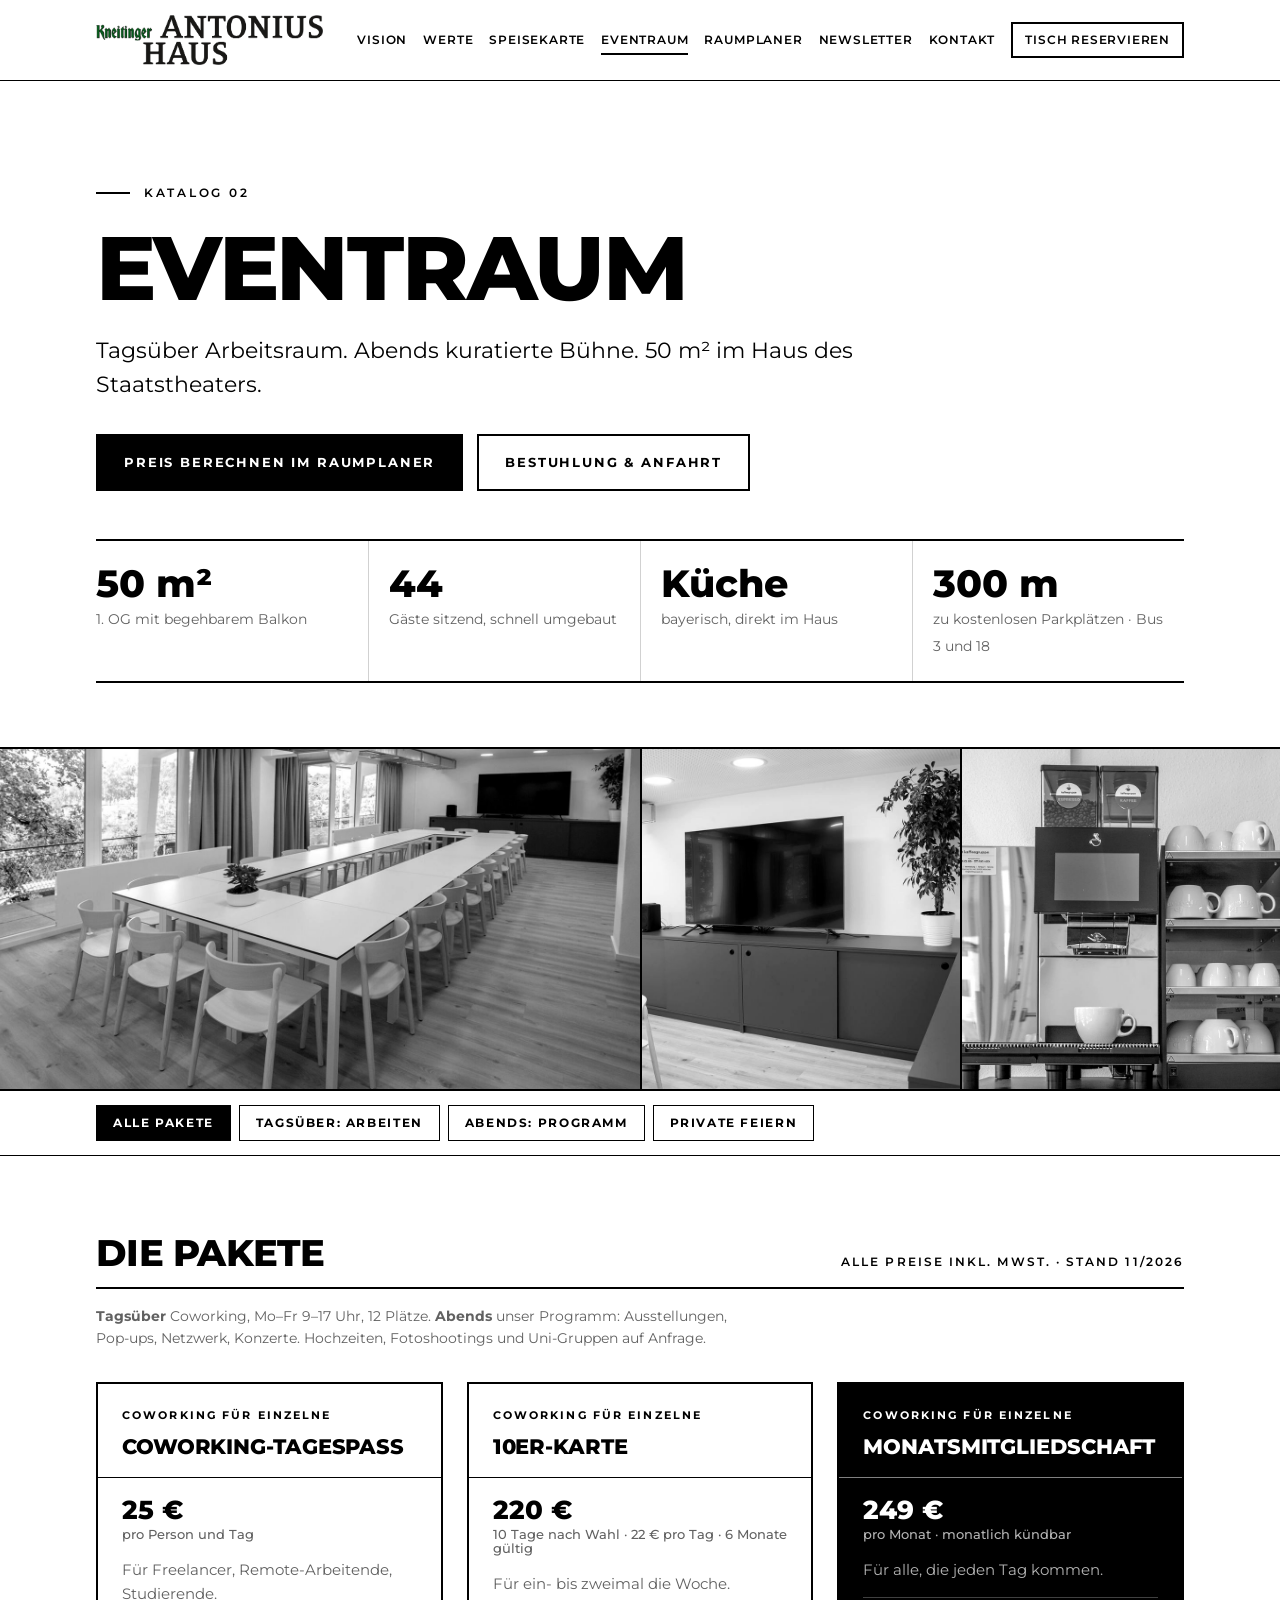
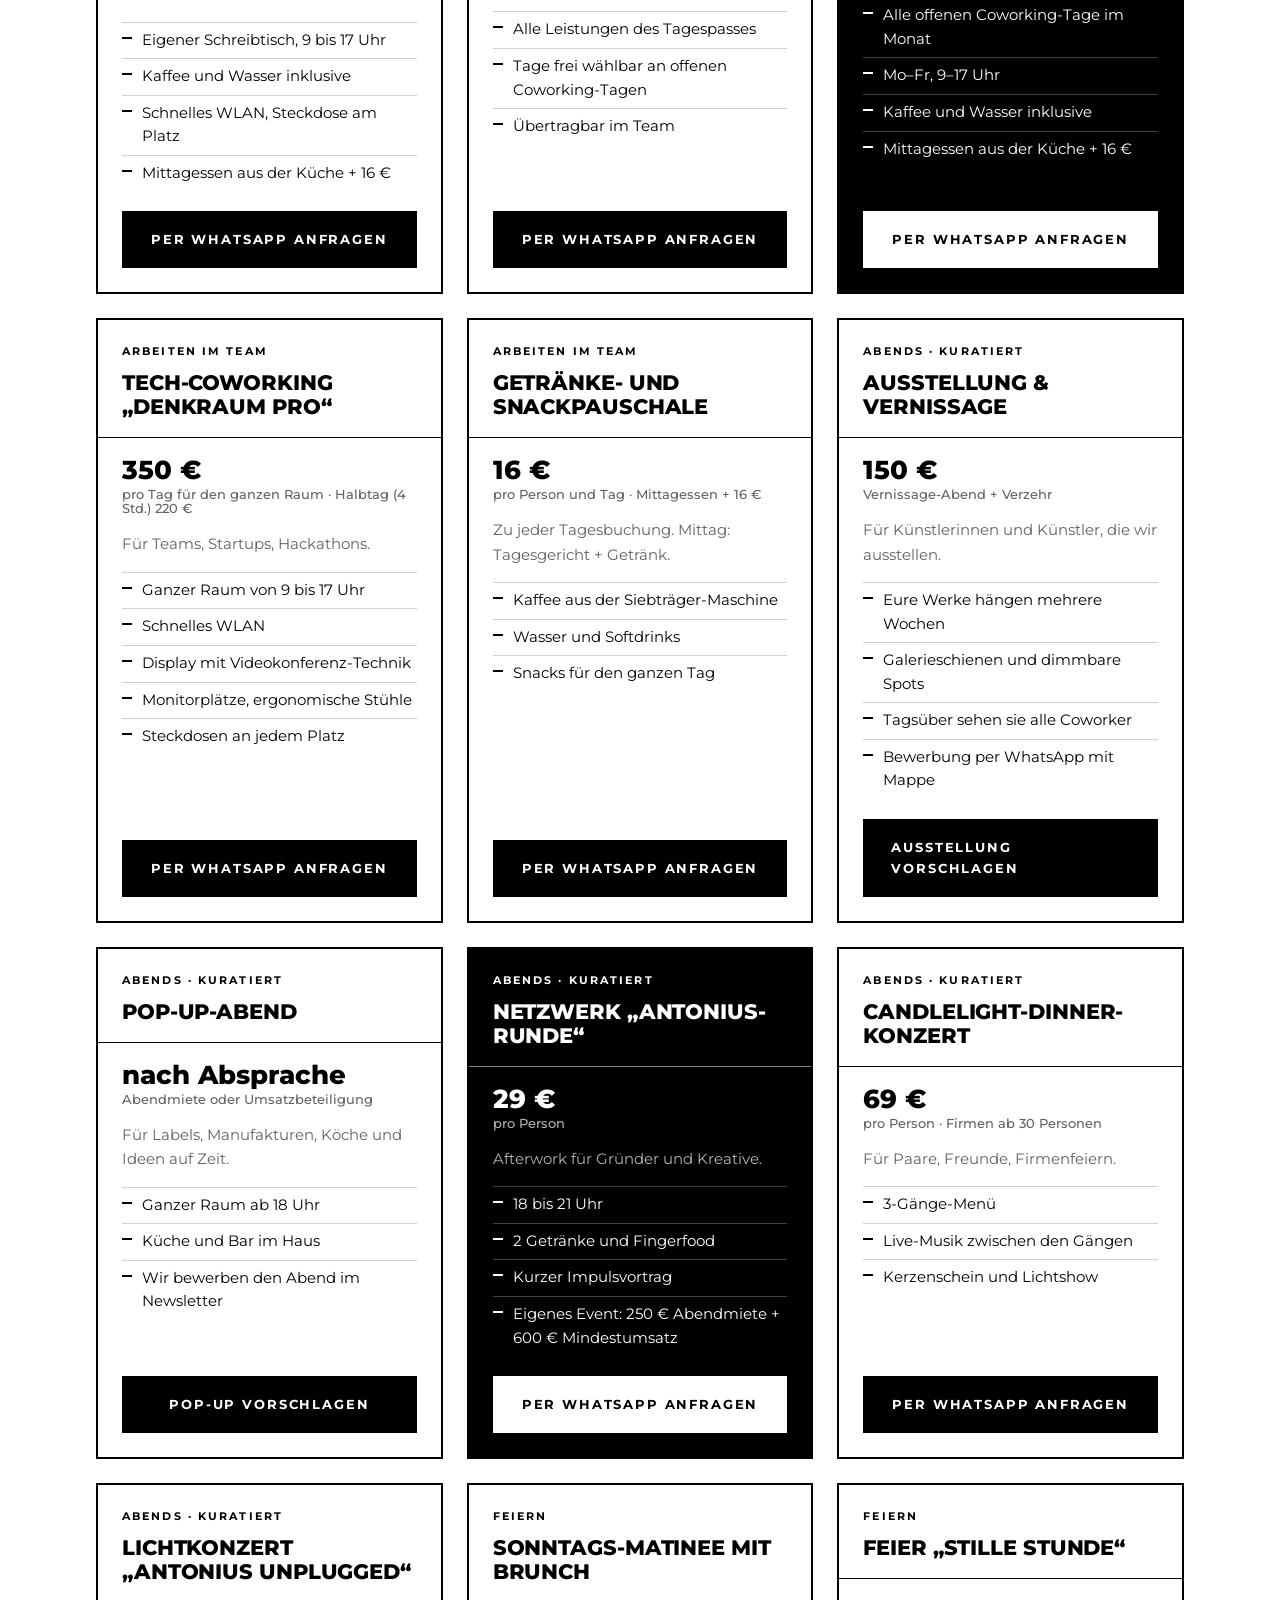
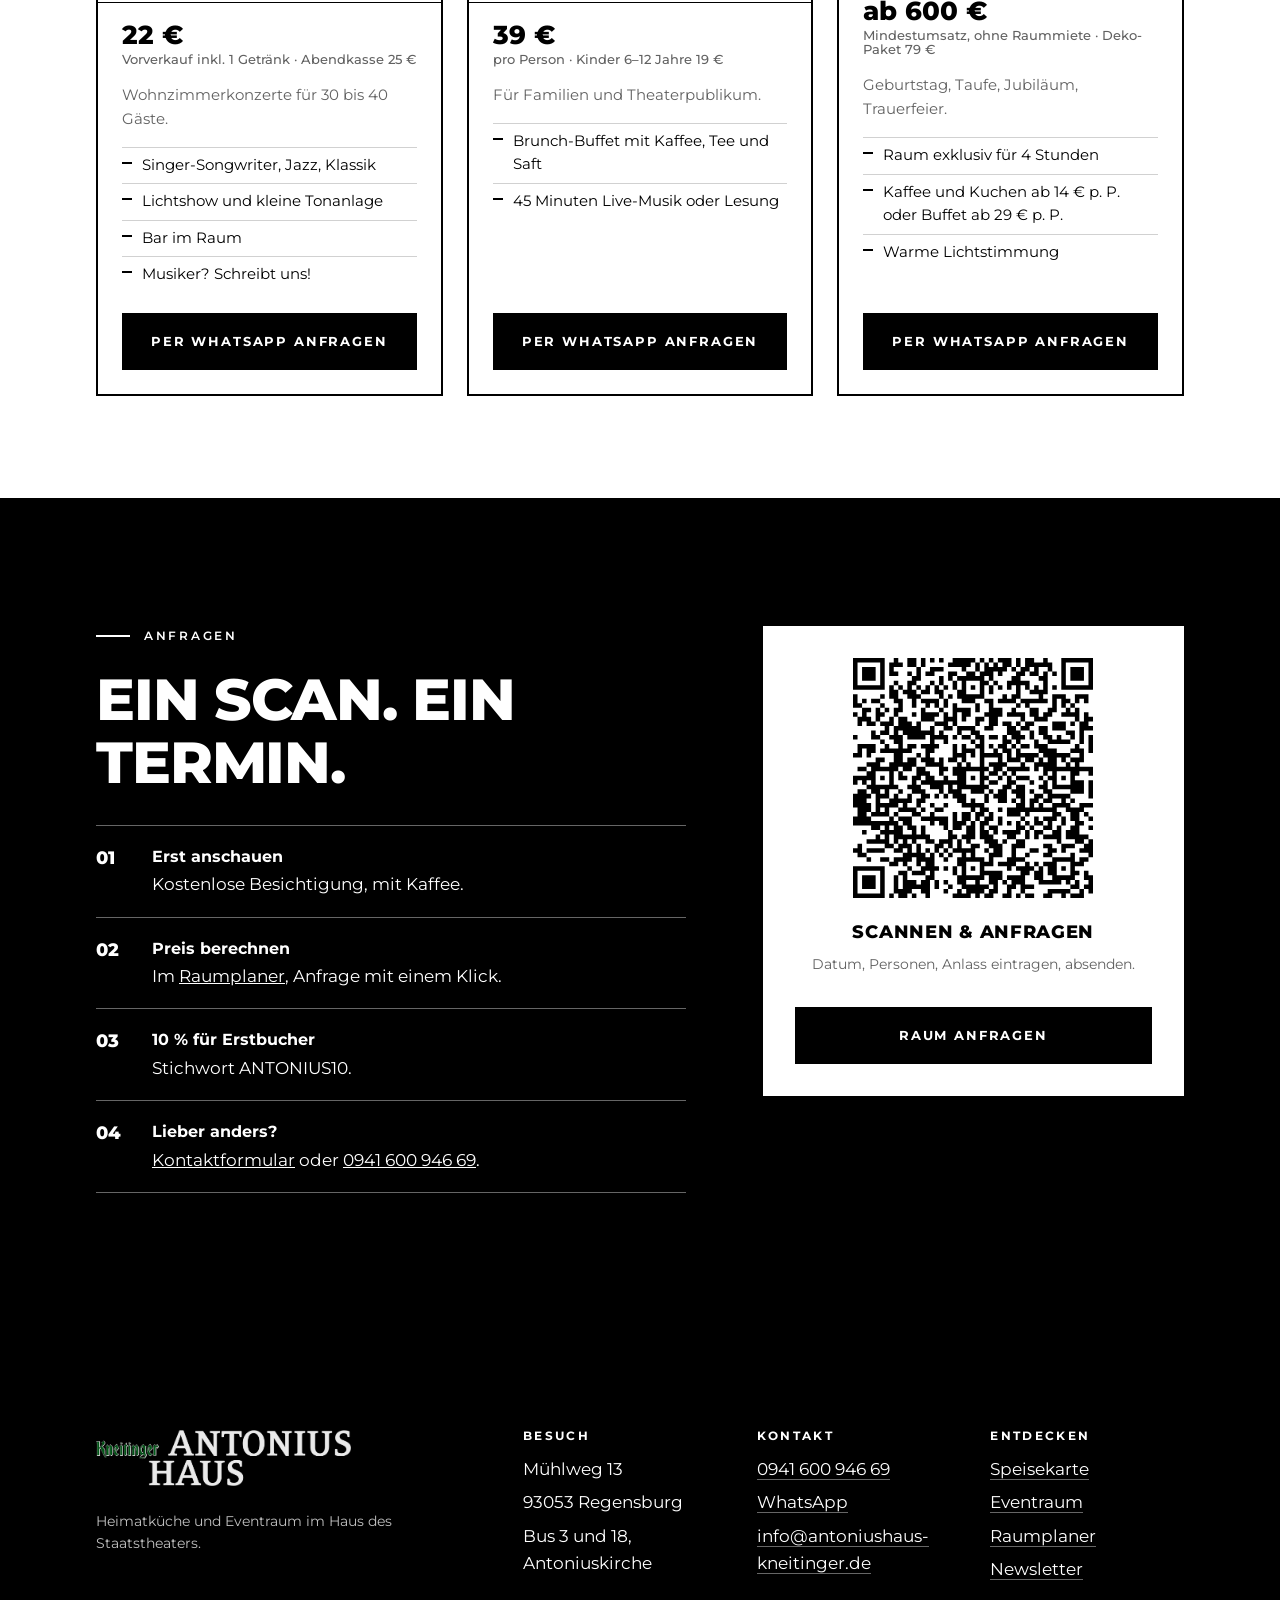
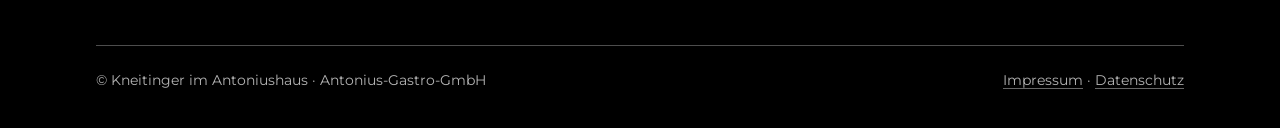
<file: eventraum.html>
<!doctype html>
<html lang="de">
<head>
<meta charset="utf-8">
<meta name="viewport" content="width=device-width, initial-scale=1">
<title>Eventraum · Kneitinger im Antoniushaus Regensburg</title>
<meta name="description" content="Eventraum im Antoniushaus Regensburg: 50 m² für bis zu 44 Gäste. Tagsüber Coworking, abends Ausstellungen, Pop-ups, Netzwerk und Konzerte. Alle Preise offen.">

<meta name="theme-color" content="#000000">
<link rel="icon" href="img/favicon.png" type="image/png">
<link rel="apple-touch-icon" href="img/apple-touch-icon.png">
<link rel="preload" href="fonts/montserrat-latin-wght-normal.woff2" as="font" type="font/woff2" crossorigin>
<link rel="stylesheet" href="style.css">
</head>
<body>
<a class="skip" href="#inhalt">Zum Inhalt springen</a>

<header class="kopf">
  <div class="wrap">
    <a class="logo" href="index.html" aria-label="Kneitinger im Antoniushaus, zur Startseite"><img src="img/logo-antoniushaus.png" alt="Kneitinger im Antoniushaus" width="1283" height="282"></a>
    <button class="menue-btn" aria-expanded="false" aria-controls="nav">Menü</button>
    <ul class="nav" id="nav">
      <li><a href="index.html#vision">Vision</a></li>
      <li><a href="index.html#werte">Werte</a></li>
      <li><a href="speisekarte.html">Speisekarte</a></li>
      <li><a href="eventraum.html" aria-current="page">Eventraum</a></li>
      <li><a href="raum.html">Raumplaner</a></li>
      <li><a href="index.html#newsletter">Newsletter</a></li>
      <li><a href="index.html#kontakt">Kontakt</a></li>
      <li class="cta"><a href="index.html#reservierung">Tisch reservieren</a></li>
    </ul>
  </div>
</header>

<main id="inhalt">
  <section class="seitenkopf">
    <div class="wrap">
      <div class="kicker">Katalog 02</div>
      <h1>Event&shy;raum</h1>
      <p class="lead">Tagsüber Arbeitsraum. Abends kuratierte Bühne. 50 m² im Haus des Staatstheaters.</p>
      <div class="rp-knoepfe" style="margin-top:32px"><a class="btn voll" href="raum.html#konfigurator">Preis berechnen im Raumplaner</a><a class="btn" href="raum.html#bestuhlung">Bestuhlung &amp; Anfahrt</a></div>
      <div class="raum-fakten">
        <div><b>50 m²</b><span>1. OG mit begehbarem Balkon</span></div>
        <div><b>44</b><span>Gäste sitzend, schnell umgebaut</span></div>
        <div><b>Küche</b><span>bayerisch, direkt im Haus</span></div>
        <div><b>300 m</b><span>zu kostenlosen Parkplätzen · Bus 3 und 18</span></div>
      </div>
    </div>
  </section>
  <div class="galerie">
    <img src="img/tagungsraum.jpg" alt="Der Eventraum mit langer Tafel und Fensterfront" width="1600" height="720">
    <img src="img/tagungsraum-2.jpg" alt="Display und Sideboard im Eventraum" width="1200" height="772">
    <img src="img/tagungsraum-kaffee.jpg" alt="Kaffeemaschine im Nebenraum" width="900" height="900">
  </div>
  <nav class="filter" aria-label="Pakete filtern">
    <div class="wrap">
      <button class="chip" type="button" data-filter="alle" aria-pressed="true">Alle Pakete</button>
      <button class="chip" type="button" data-filter="arbeiten" aria-pressed="false">Tagsüber: Arbeiten</button>
      <button class="chip" type="button" data-filter="abends" aria-pressed="false">Abends: Programm</button>
      <button class="chip" type="button" data-filter="feiern" aria-pressed="false">Private Feiern</button>
    </div>
  </nav>
  <section class="gruppe" style="padding-bottom:clamp(64px,8vw,110px)">
    <div class="wrap">
      <div class="gruppe-kopf"><h2>Die Pakete</h2><span>Alle Preise inkl. MwSt. · Stand 11/2026</span></div>
      <p class="klein leise" style="margin:16px 0 0;max-width:46em"><b>Tagsüber</b> Coworking, Mo–Fr 9–17 Uhr, 12 Plätze. <b>Abends</b> unser Programm: Ausstellungen, Pop-ups, Netzwerk, Konzerte. Hochzeiten, Fotoshootings und Uni-Gruppen auf Anfrage.</p>
      <ul class="pakete">
      <li class="paket" data-tags="arbeiten">
        <div class="oben"><span class="art">Coworking für Einzelne</span><h3>Coworking-Tagespass</h3></div>
        <div class="preis">25 €<small>pro Person und Tag</small></div>
        <div class="mitte">
          <p class="fuer">Für Freelancer, Remote-Arbeitende, Studierende.</p>
          <ul><li>Eigener Schreibtisch, 9 bis 17 Uhr</li><li>Kaffee und Wasser inklusive</li><li>Schnelles WLAN, Steckdose am Platz</li><li>Mittagessen aus der Küche + 16 €</li></ul>
        </div>
        <a class="btn voll" href="https://wa.me/4994160094669?text=Hallo%21%20Ich%20interessiere%20mich%20f%C3%BCr%20%E2%80%9ECoworking-Tagespass%E2%80%9C%20im%20Antoniushaus.%0AWunschtermin%3A%20%0AName%3A%20" target="_blank" rel="noopener">Per WhatsApp anfragen</a>
      </li>
      <li class="paket" data-tags="arbeiten">
        <div class="oben"><span class="art">Coworking für Einzelne</span><h3>10er-Karte</h3></div>
        <div class="preis">220 €<small>10 Tage nach Wahl · 22 € pro Tag · 6 Monate gültig</small></div>
        <div class="mitte">
          <p class="fuer">Für ein- bis zweimal die Woche.</p>
          <ul><li>Alle Leistungen des Tagespasses</li><li>Tage frei wählbar an offenen Coworking-Tagen</li><li>Übertragbar im Team</li></ul>
        </div>
        <a class="btn voll" href="https://wa.me/4994160094669?text=Hallo%21%20Ich%20interessiere%20mich%20f%C3%BCr%20%E2%80%9ECoworking%2010er-Karte%E2%80%9C%20im%20Antoniushaus.%0AWunschtermin%3A%20%0AName%3A%20" target="_blank" rel="noopener">Per WhatsApp anfragen</a>
      </li>
      <li class="paket dunkel" data-tags="arbeiten">
        <div class="oben"><span class="art">Coworking für Einzelne</span><h3>Monatsmitgliedschaft</h3></div>
        <div class="preis">249 €<small>pro Monat · monatlich kündbar</small></div>
        <div class="mitte">
          <p class="fuer">Für alle, die jeden Tag kommen.</p>
          <ul><li>Alle offenen Coworking-Tage im Monat</li><li>Mo–Fr, 9–17 Uhr</li><li>Kaffee und Wasser inklusive</li><li>Mittagessen aus der Küche + 16 €</li></ul>
        </div>
        <a class="btn voll" href="https://wa.me/4994160094669?text=Hallo%21%20Ich%20interessiere%20mich%20f%C3%BCr%20%E2%80%9ECoworking-Monatsmitgliedschaft%E2%80%9C%20im%20Antoniushaus.%0AWunschtermin%3A%20%0AName%3A%20" target="_blank" rel="noopener">Per WhatsApp anfragen</a>
      </li>
      <li class="paket" data-tags="arbeiten">
        <div class="oben"><span class="art">Arbeiten im Team</span><h3>Tech-Coworking „Denkraum Pro“</h3></div>
        <div class="preis">350 €<small>pro Tag für den ganzen Raum · Halbtag (4 Std.) 220 €</small></div>
        <div class="mitte">
          <p class="fuer">Für Teams, Startups, Hackathons.</p>
          <ul><li>Ganzer Raum von 9 bis 17 Uhr</li><li>Schnelles WLAN</li><li>Display mit Videokonferenz-Technik</li><li>Monitorplätze, ergonomische Stühle</li><li>Steckdosen an jedem Platz</li></ul>
        </div>
        <a class="btn voll" href="https://wa.me/4994160094669?text=Hallo%21%20Ich%20interessiere%20mich%20f%C3%BCr%20%E2%80%9ETech-Coworking%20%E2%80%9EDenkraum%20Pro%E2%80%9C%E2%80%9C%20im%20Antoniushaus.%0ADatum%3A%20%0APersonen%3A%20%0AAnlass%3A%20" target="_blank" rel="noopener">Per WhatsApp anfragen</a>
      </li>
      <li class="paket" data-tags="arbeiten">
        <div class="oben"><span class="art">Arbeiten im Team</span><h3>Getränke- und Snackpauschale</h3></div>
        <div class="preis">16 €<small>pro Person und Tag · Mittagessen + 16 €</small></div>
        <div class="mitte">
          <p class="fuer">Zu jeder Tagesbuchung. Mittag: Tagesgericht + Getränk.</p>
          <ul><li>Kaffee aus der Siebträger-Maschine</li><li>Wasser und Softdrinks</li><li>Snacks für den ganzen Tag</li></ul>
        </div>
        <a class="btn voll" href="https://wa.me/4994160094669?text=Hallo%21%20Ich%20interessiere%20mich%20f%C3%BCr%20%E2%80%9EGetr%C3%A4nke-%20und%20Snackpauschale%E2%80%9C%20im%20Antoniushaus.%0ADatum%3A%20%0APersonen%3A%20%0AAnlass%3A%20" target="_blank" rel="noopener">Per WhatsApp anfragen</a>
      </li>
      <li class="paket" data-tags="abends">
        <div class="oben"><span class="art">Abends · Kuratiert</span><h3>Ausstellung &amp; Vernissage</h3></div>
        <div class="preis">150 €<small>Vernissage-Abend + Verzehr</small></div>
        <div class="mitte">
          <p class="fuer">Für Künstlerinnen und Künstler, die wir ausstellen.</p>
          <ul><li>Eure Werke hängen mehrere Wochen</li><li>Galerieschienen und dimmbare Spots</li><li>Tagsüber sehen sie alle Coworker</li><li>Bewerbung per WhatsApp mit Mappe</li></ul>
        </div>
        <a class="btn voll" href="https://wa.me/4994160094669?text=Hallo%21%20Ich%20interessiere%20mich%20f%C3%BCr%20%E2%80%9EAusstellung%20%26%20Vernissage%E2%80%9C%20im%20Antoniushaus.%0AIdee%3A%20%0AZeitraum%3A%20" target="_blank" rel="noopener">Ausstellung vorschlagen</a>
      </li>
      <li class="paket" data-tags="abends">
        <div class="oben"><span class="art">Abends · Kuratiert</span><h3>Pop-up-Abend</h3></div>
        <div class="preis">nach Absprache<small>Abendmiete oder Umsatzbeteiligung</small></div>
        <div class="mitte">
          <p class="fuer">Für Labels, Manufakturen, Köche und Ideen auf Zeit.</p>
          <ul><li>Ganzer Raum ab 18 Uhr</li><li>Küche und Bar im Haus</li><li>Wir bewerben den Abend im Newsletter</li></ul>
        </div>
        <a class="btn voll" href="https://wa.me/4994160094669?text=Hallo%21%20Ich%20interessiere%20mich%20f%C3%BCr%20%E2%80%9EPop-up-Abend%E2%80%9C%20im%20Antoniushaus.%0AIdee%3A%20%0AZeitraum%3A%20" target="_blank" rel="noopener">Pop-up vorschlagen</a>
      </li>
      <li class="paket dunkel" data-tags="abends">
        <div class="oben"><span class="art">Abends · Kuratiert</span><h3>Netzwerk „Antonius-Runde“</h3></div>
        <div class="preis">29 €<small>pro Person</small></div>
        <div class="mitte">
          <p class="fuer">Afterwork für Gründer und Kreative.</p>
          <ul><li>18 bis 21 Uhr</li><li>2 Getränke und Fingerfood</li><li>Kurzer Impulsvortrag</li><li>Eigenes Event: 250 € Abendmiete + 600 € Mindestumsatz</li></ul>
        </div>
        <a class="btn voll" href="https://wa.me/4994160094669?text=Hallo%21%20Ich%20interessiere%20mich%20f%C3%BCr%20%E2%80%9ENetzwerk%20%E2%80%9EAntonius-Runde%E2%80%9C%E2%80%9C%20im%20Antoniushaus.%0ADatum%3A%20%0APersonen%3A%20%0AAnlass%3A%20" target="_blank" rel="noopener">Per WhatsApp anfragen</a>
      </li>
      <li class="paket" data-tags="abends">
        <div class="oben"><span class="art">Abends · Kuratiert</span><h3>Candlelight-Dinner-Konzert</h3></div>
        <div class="preis">69 €<small>pro Person · Firmen ab 30 Personen</small></div>
        <div class="mitte">
          <p class="fuer">Für Paare, Freunde, Firmenfeiern.</p>
          <ul><li>3-Gänge-Menü</li><li>Live-Musik zwischen den Gängen</li><li>Kerzenschein und Lichtshow</li></ul>
        </div>
        <a class="btn voll" href="https://wa.me/4994160094669?text=Hallo%21%20Ich%20interessiere%20mich%20f%C3%BCr%20%E2%80%9ECandlelight-Dinner-Konzert%E2%80%9C%20im%20Antoniushaus.%0ADatum%3A%20%0APersonen%3A%20%0AAnlass%3A%20" target="_blank" rel="noopener">Per WhatsApp anfragen</a>
      </li>
      <li class="paket" data-tags="abends">
        <div class="oben"><span class="art">Abends · Kuratiert</span><h3>Lichtkonzert „Antonius unplugged“</h3></div>
        <div class="preis">22 €<small>Vorverkauf inkl. 1 Getränk · Abendkasse 25 €</small></div>
        <div class="mitte">
          <p class="fuer">Wohnzimmerkonzerte für 30 bis 40 Gäste.</p>
          <ul><li>Singer-Songwriter, Jazz, Klassik</li><li>Lichtshow und kleine Tonanlage</li><li>Bar im Raum</li><li>Musiker? Schreibt uns!</li></ul>
        </div>
        <a class="btn voll" href="https://wa.me/4994160094669?text=Hallo%21%20Ich%20interessiere%20mich%20f%C3%BCr%20%E2%80%9ELichtkonzert%20%E2%80%9EAntonius%20unplugged%E2%80%9C%E2%80%9C%20im%20Antoniushaus.%0ADatum%3A%20%0APersonen%3A%20%0AAnlass%3A%20" target="_blank" rel="noopener">Per WhatsApp anfragen</a>
      </li>
      <li class="paket" data-tags="feiern">
        <div class="oben"><span class="art">Feiern</span><h3>Sonntags-Matinee mit Brunch</h3></div>
        <div class="preis">39 €<small>pro Person · Kinder 6–12 Jahre 19 €</small></div>
        <div class="mitte">
          <p class="fuer">Für Familien und Theaterpublikum.</p>
          <ul><li>Brunch-Buffet mit Kaffee, Tee und Saft</li><li>45 Minuten Live-Musik oder Lesung</li></ul>
        </div>
        <a class="btn voll" href="https://wa.me/4994160094669?text=Hallo%21%20Ich%20interessiere%20mich%20f%C3%BCr%20%E2%80%9ESonntags-Matinee%20mit%20Brunch%E2%80%9C%20im%20Antoniushaus.%0ADatum%3A%20%0APersonen%3A%20%0AAnlass%3A%20" target="_blank" rel="noopener">Per WhatsApp anfragen</a>
      </li>
      <li class="paket" data-tags="feiern">
        <div class="oben"><span class="art">Feiern</span><h3>Feier „Stille Stunde“</h3></div>
        <div class="preis">ab 600 €<small>Mindestumsatz, ohne Raummiete · Deko-Paket 79 €</small></div>
        <div class="mitte">
          <p class="fuer">Geburtstag, Taufe, Jubiläum, Trauerfeier.</p>
          <ul><li>Raum exklusiv für 4 Stunden</li><li>Kaffee und Kuchen ab 14 € p. P. oder Buffet ab 29 € p. P.</li><li>Warme Lichtstimmung</li></ul>
        </div>
        <a class="btn voll" href="https://wa.me/4994160094669?text=Hallo%21%20Ich%20interessiere%20mich%20f%C3%BCr%20%E2%80%9EFeier%20%E2%80%9EStille%20Stunde%E2%80%9C%E2%80%9C%20im%20Antoniushaus.%0ADatum%3A%20%0APersonen%3A%20%0AAnlass%3A%20" target="_blank" rel="noopener">Per WhatsApp anfragen</a>
      </li>
      </ul>
    </div>
  </section>
  <section class="abschnitt dunkel newsletter">
    <div class="wrap raster">
      <div>
        <div class="kicker">Anfragen</div>
        <h2>Ein Scan. Ein Termin.</h2>
        <ol>
          <li><div><b>Erst anschauen</b>Kostenlose Besichtigung, mit Kaffee.</div></li>
          <li><div><b>Preis berechnen</b>Im <a href="raum.html#konfigurator">Raumplaner</a>, Anfrage mit einem Klick.</div></li>
          <li><div><b>10 % für Erstbucher</b>Stichwort ANTONIUS10.</div></li>
          <li><div><b>Lieber anders?</b><a href="index.html#kontakt">Kontaktformular</a> oder <a href="tel:+4994160094669">0941 600 946 69</a>.</div></li>
        </ol>
      </div>
      <aside class="qrkarte">
        <div class="qr">
          <img src="img/qr-eventraum.svg" alt="QR-Code: Raum per WhatsApp anfragen" width="212" height="212">
          <div class="titel">Scannen &amp; anfragen</div>
          <p class="klein leise">Datum, Personen, Anlass eintragen, absenden.</p>
        </div>
        <a class="btn voll" href="https://wa.me/4994160094669?text=Hallo%21%20Ich%20m%C3%B6chte%20den%20Raum%20im%20Antoniushaus%20anfragen.%0ADatum%3A%20%0APersonen%3A%20%0AAnlass%3A%20" target="_blank" rel="noopener">Raum anfragen</a>
      </aside>
    </div>
  </section>
</main>

<footer class="fuss">
  <div class="wrap">
    <div class="raster">
      <div>
        <img src="img/logo-antoniushaus-weiss.png" alt="Kneitinger im Antoniushaus" width="1283" height="282">
        <p class="klein" style="max-width:24em;color:rgba(255,255,255,.75)">Heimatküche und Eventraum im Haus des Staatstheaters.</p>
      </div>
      <div>
        <h4>Besuch</h4>
        <ul><li>Mühlweg 13</li><li>93053 Regensburg</li><li>Bus 3 und 18, Antoniuskirche</li></ul>
      </div>
      <div>
        <h4>Kontakt</h4>
        <ul><li><a href="tel:+4994160094669">0941 600 946 69</a></li><li><a href="https://wa.me/4994160094669" target="_blank" rel="noopener">WhatsApp</a></li><li><a href="mailto:info@antoniushaus-kneitinger.de">info@antoniushaus-kneitinger.de</a></li></ul>
      </div>
      <div>
        <h4>Entdecken</h4>
        <ul><li><a href="speisekarte.html">Speisekarte</a></li><li><a href="eventraum.html">Eventraum</a></li><li><a href="raum.html">Raumplaner</a></li><li><a href="index.html#newsletter">Newsletter</a></li></ul>
      </div>
    </div>
    <div class="unten">
      <span>© Kneitinger im Antoniushaus · Antonius-Gastro-GmbH</span>
      <span><a href="impressum.html">Impressum</a> · <a href="datenschutz.html">Datenschutz</a></span>
    </div>
  </div>
</footer>

<script src="main.js"></script>
</body>
</html>
</file>
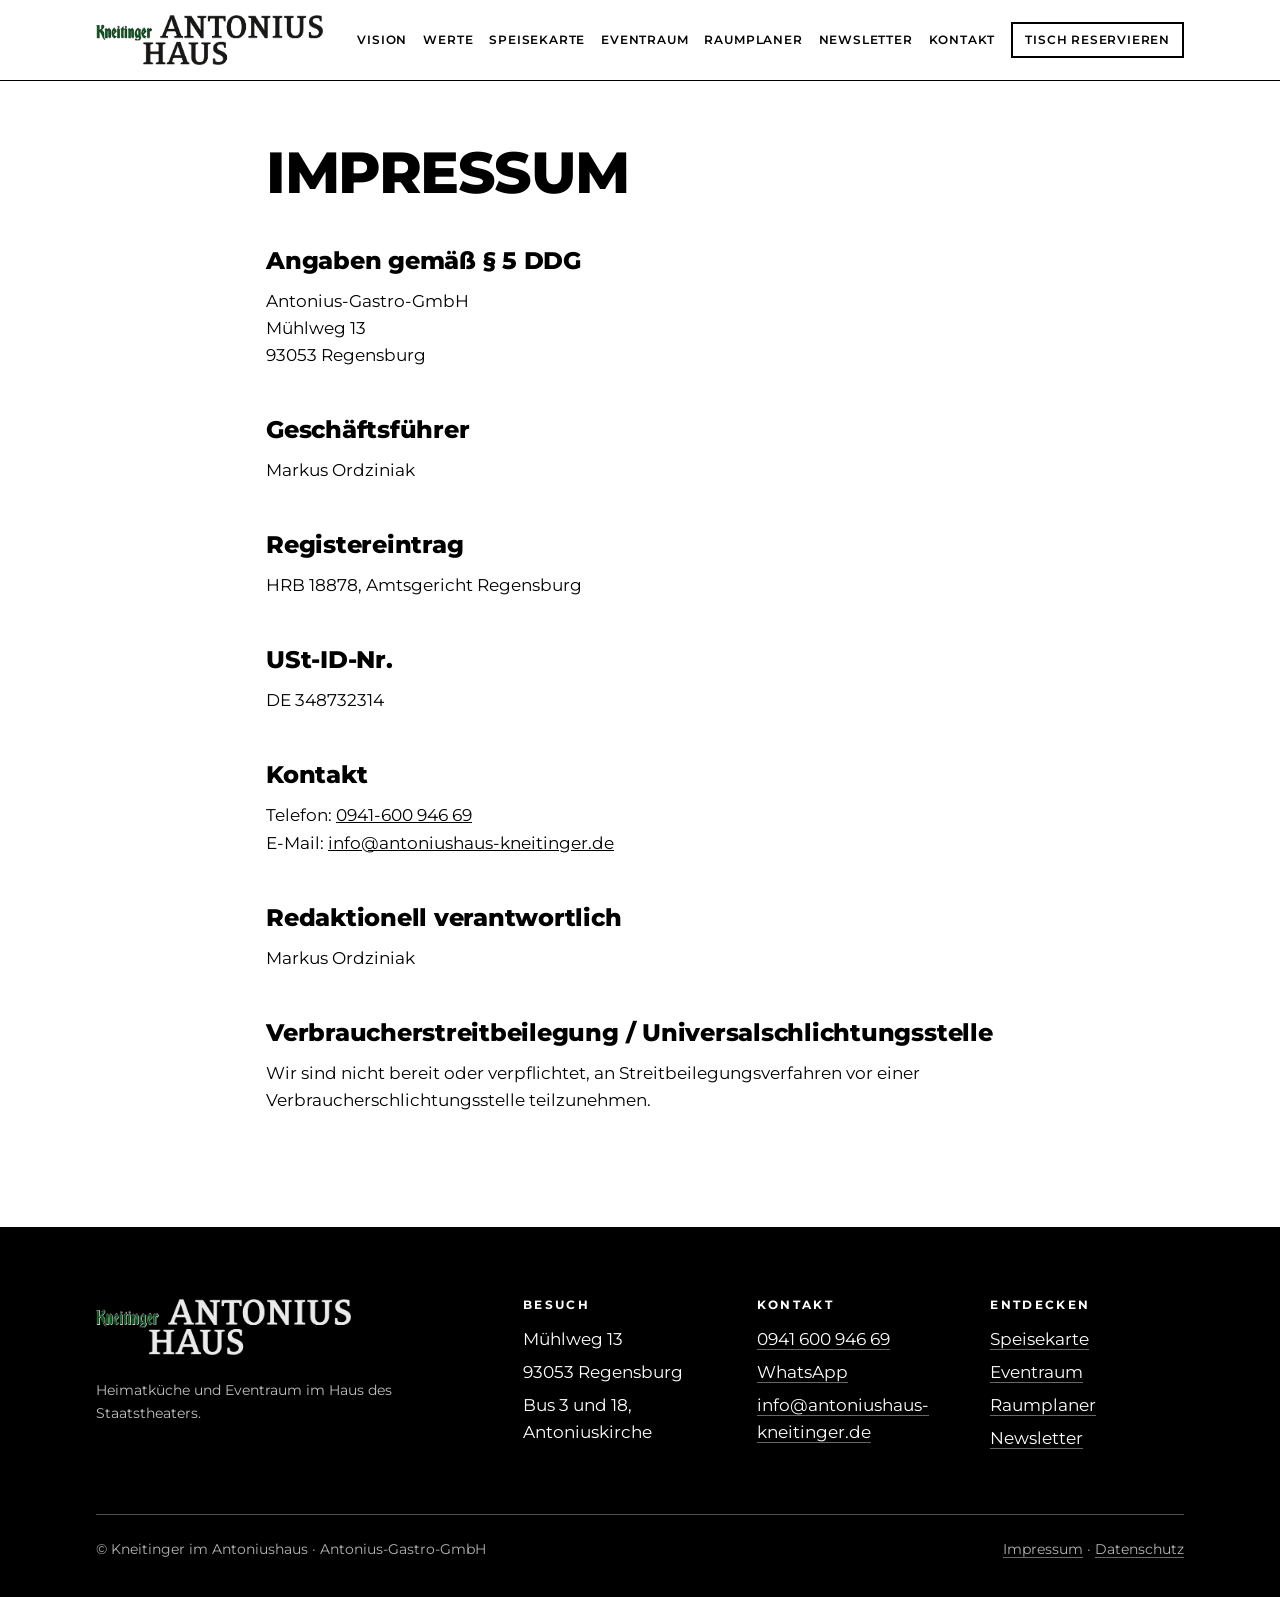
<file: impressum.html>
<!doctype html>
<html lang="de">
<head>
<meta charset="utf-8">
<meta name="viewport" content="width=device-width, initial-scale=1">
<title>Impressum · Kneitinger im Antoniushaus</title>
<meta name="description" content="Impressum des Kneitinger im Antoniushaus in Regensburg.">
<meta name="robots" content="noindex, follow">
<meta name="theme-color" content="#000000">
<link rel="icon" href="img/favicon.png" type="image/png">
<link rel="apple-touch-icon" href="img/apple-touch-icon.png">
<link rel="preload" href="fonts/montserrat-latin-wght-normal.woff2" as="font" type="font/woff2" crossorigin>
<link rel="stylesheet" href="style.css">
</head>
<body>
<a class="skip" href="#inhalt">Zum Inhalt springen</a>

<header class="kopf">
  <div class="wrap">
    <a class="logo" href="index.html" aria-label="Kneitinger im Antoniushaus, zur Startseite"><img src="img/logo-antoniushaus.png" alt="Kneitinger im Antoniushaus" width="1283" height="282"></a>
    <button class="menue-btn" aria-expanded="false" aria-controls="nav">Menü</button>
    <ul class="nav" id="nav">
      <li><a href="index.html#vision">Vision</a></li>
      <li><a href="index.html#werte">Werte</a></li>
      <li><a href="speisekarte.html">Speisekarte</a></li>
      <li><a href="eventraum.html">Eventraum</a></li>
      <li><a href="raum.html">Raumplaner</a></li>
      <li><a href="index.html#newsletter">Newsletter</a></li>
      <li><a href="index.html#kontakt">Kontakt</a></li>
      <li class="cta"><a href="index.html#reservierung">Tisch reservieren</a></li>
    </ul>
  </div>
</header>

<main id="inhalt">
<section class="recht">
  <div class="wrap">
    <h1>Impressum</h1>
    <h2>Angaben gemäß § 5 DDG</h2>
    <p>Antonius-Gastro-GmbH<br>Mühlweg 13<br>93053 Regensburg</p>
    <h2>Geschäftsführer</h2>
    <p>Markus Ordziniak</p>
    <h2>Registereintrag</h2>
    <p>HRB 18878, Amtsgericht Regensburg</p>
    <h2>USt-ID-Nr.</h2>
    <p>DE 348732314</p>
    <h2>Kontakt</h2>
    <p>Telefon: <a href="tel:004994160094669">0941-600 946 69</a><br>E-Mail: <a href="mailto:info@antoniushaus-kneitinger.de">info@antoniushaus-kneitinger.de</a></p>
    <h2>Redaktionell verantwortlich</h2>
    <p>Markus Ordziniak</p>
    <h2>Verbraucherstreitbeilegung / Universalschlichtungsstelle</h2>
    <p>Wir sind nicht bereit oder verpflichtet, an Streitbeilegungsverfahren vor einer Verbraucherschlichtungsstelle teilzunehmen.</p>
  </div>
</section>
</main>

<footer class="fuss">
  <div class="wrap">
    <div class="raster">
      <div>
        <img src="img/logo-antoniushaus-weiss.png" alt="Kneitinger im Antoniushaus" width="1283" height="282">
        <p class="klein" style="max-width:24em;color:rgba(255,255,255,.75)">Heimatküche und Eventraum im Haus des Staatstheaters.</p>
      </div>
      <div>
        <h4>Besuch</h4>
        <ul><li>Mühlweg 13</li><li>93053 Regensburg</li><li>Bus 3 und 18, Antoniuskirche</li></ul>
      </div>
      <div>
        <h4>Kontakt</h4>
        <ul><li><a href="tel:+4994160094669">0941 600 946 69</a></li><li><a href="https://wa.me/4994160094669" target="_blank" rel="noopener">WhatsApp</a></li><li><a href="mailto:info@antoniushaus-kneitinger.de">info@antoniushaus-kneitinger.de</a></li></ul>
      </div>
      <div>
        <h4>Entdecken</h4>
        <ul><li><a href="speisekarte.html">Speisekarte</a></li><li><a href="eventraum.html">Eventraum</a></li><li><a href="raum.html">Raumplaner</a></li><li><a href="index.html#newsletter">Newsletter</a></li></ul>
      </div>
    </div>
    <div class="unten">
      <span>© Kneitinger im Antoniushaus · Antonius-Gastro-GmbH</span>
      <span><a href="impressum.html">Impressum</a> · <a href="datenschutz.html">Datenschutz</a></span>
    </div>
  </div>
</footer>

<script src="main.js"></script>
</body>
</html>
</file>
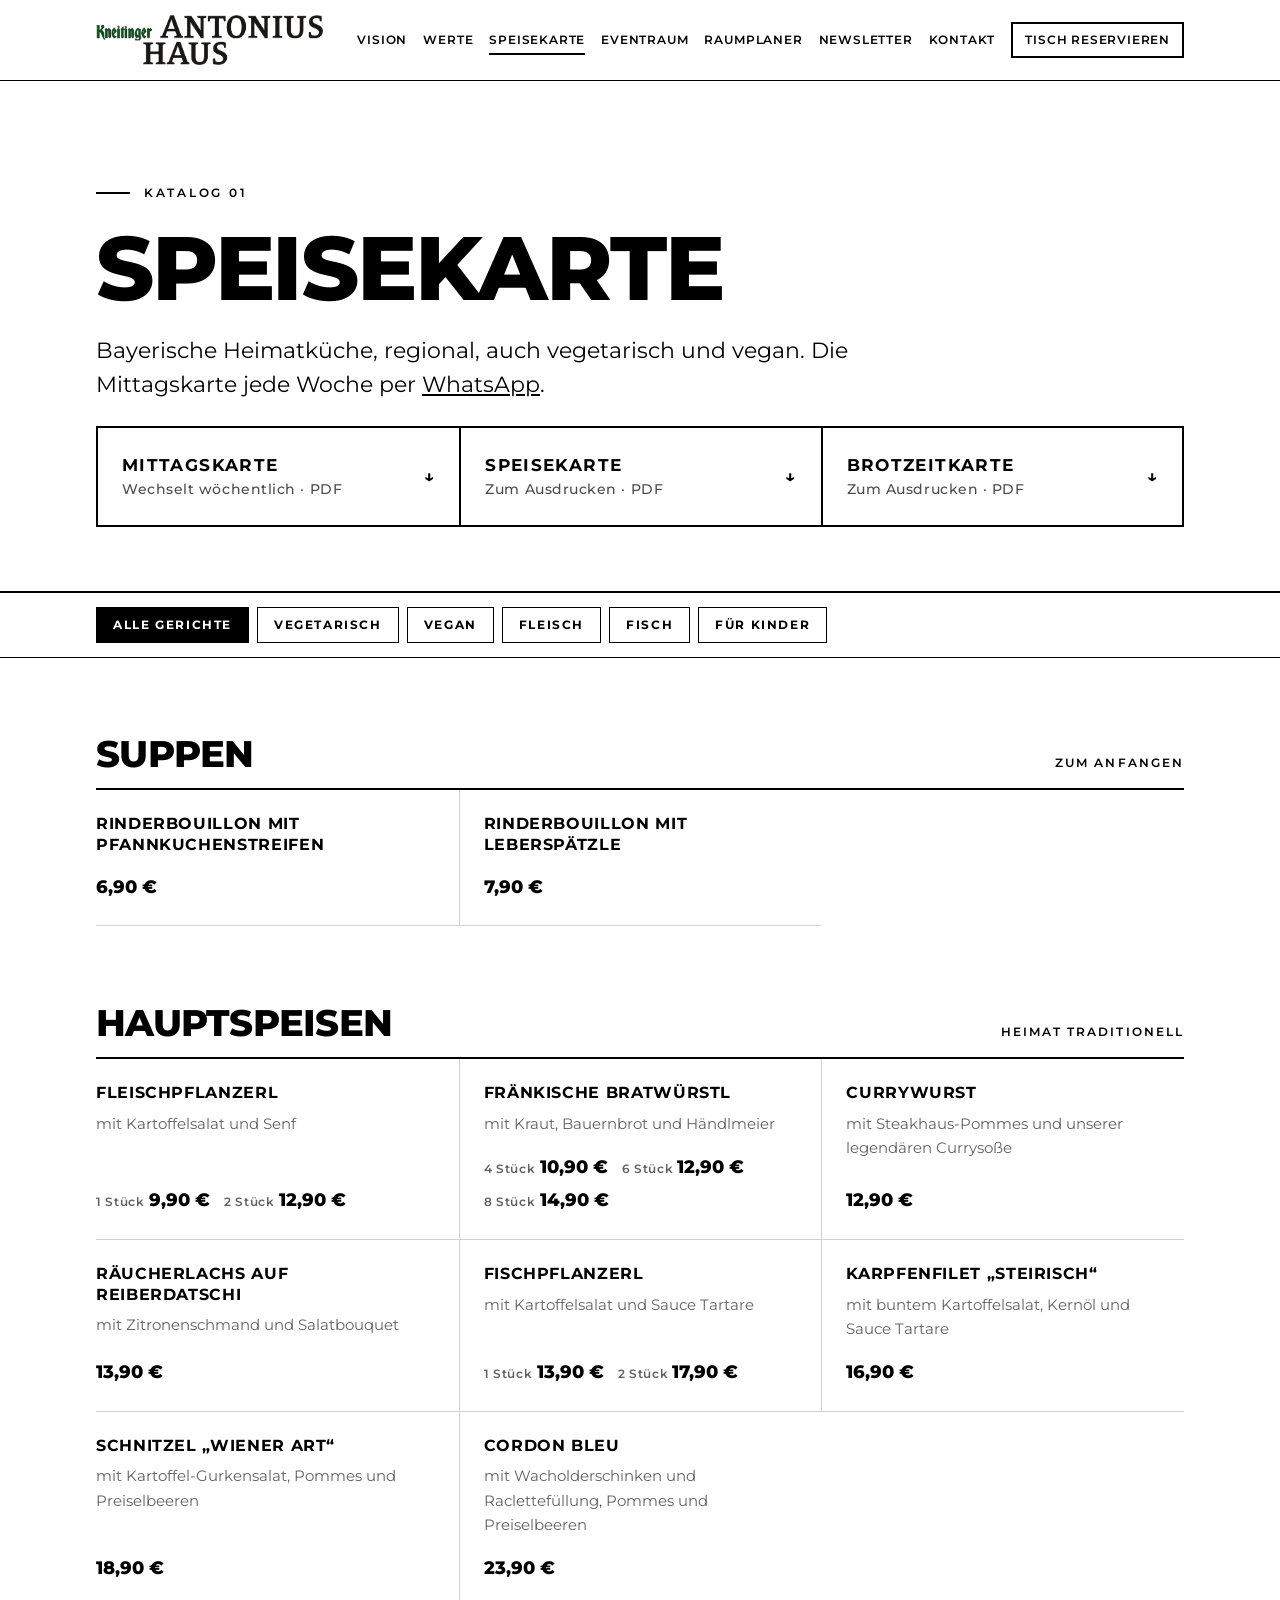
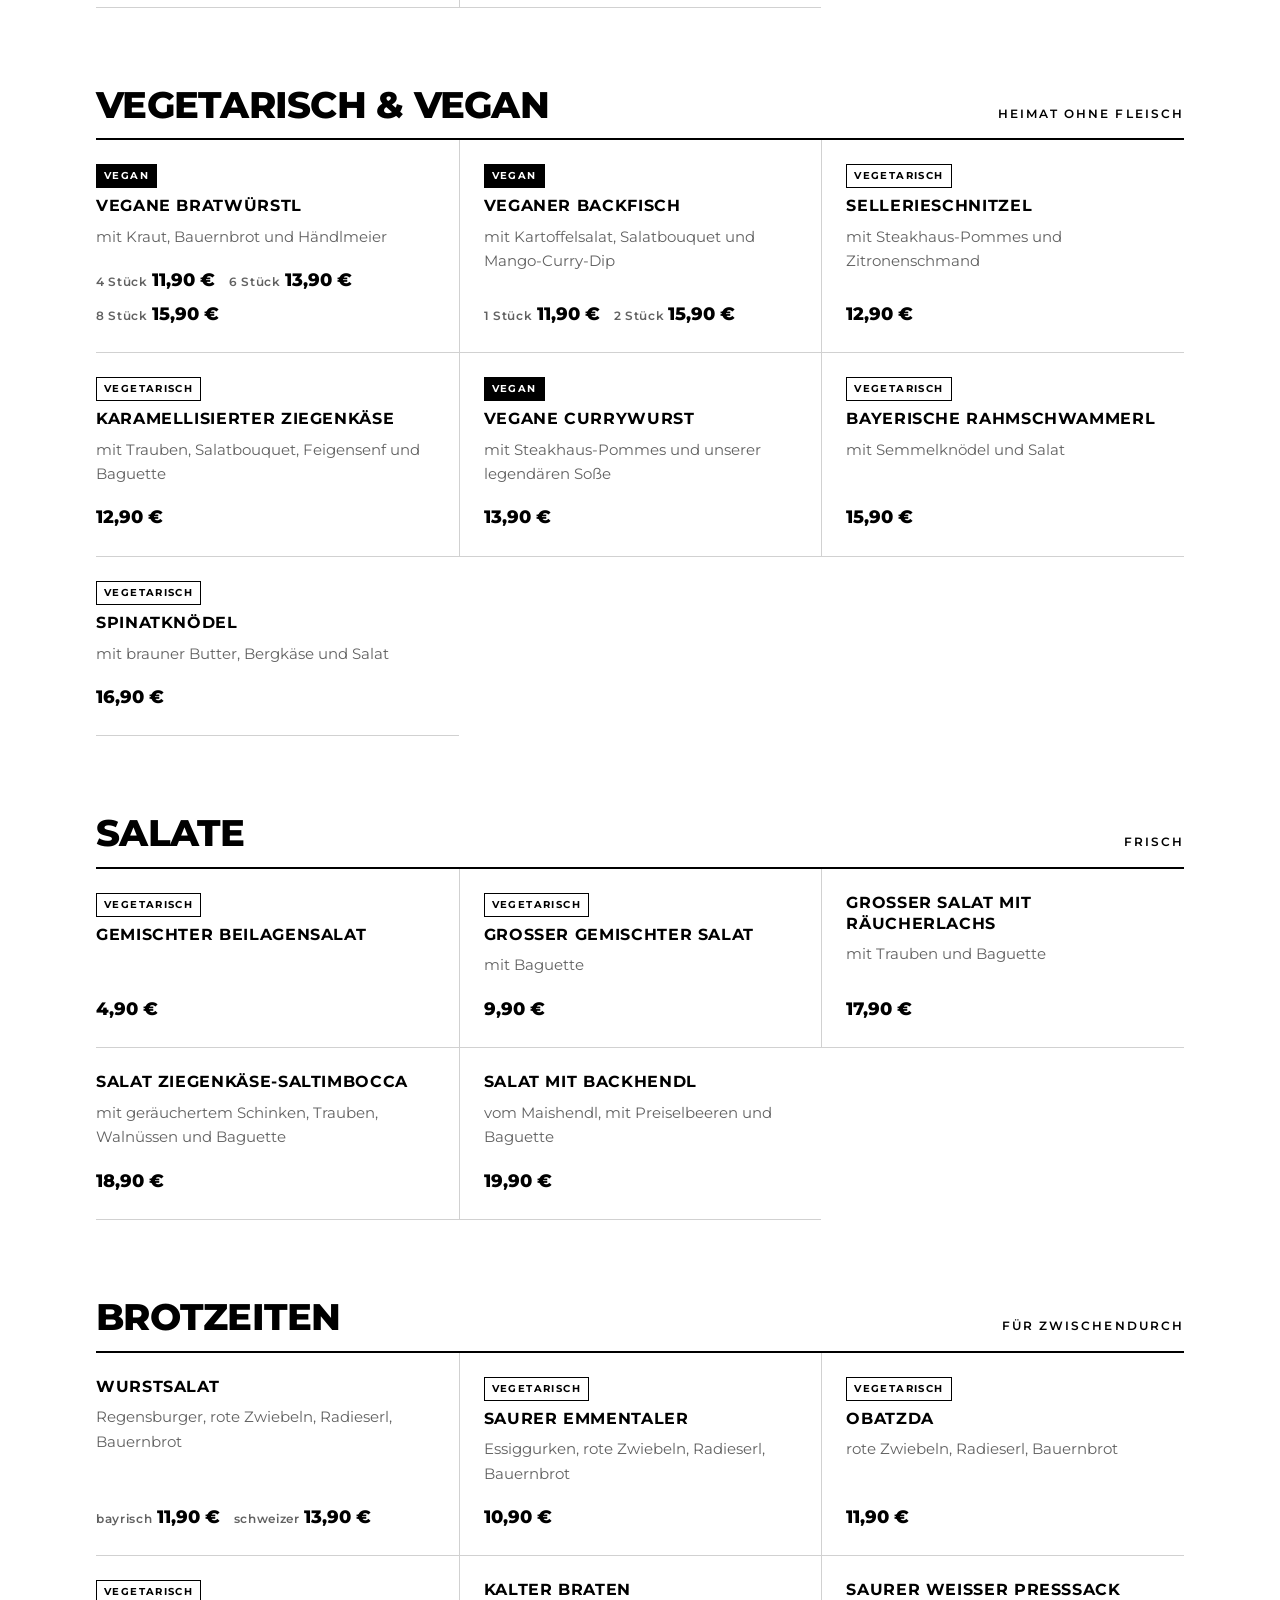
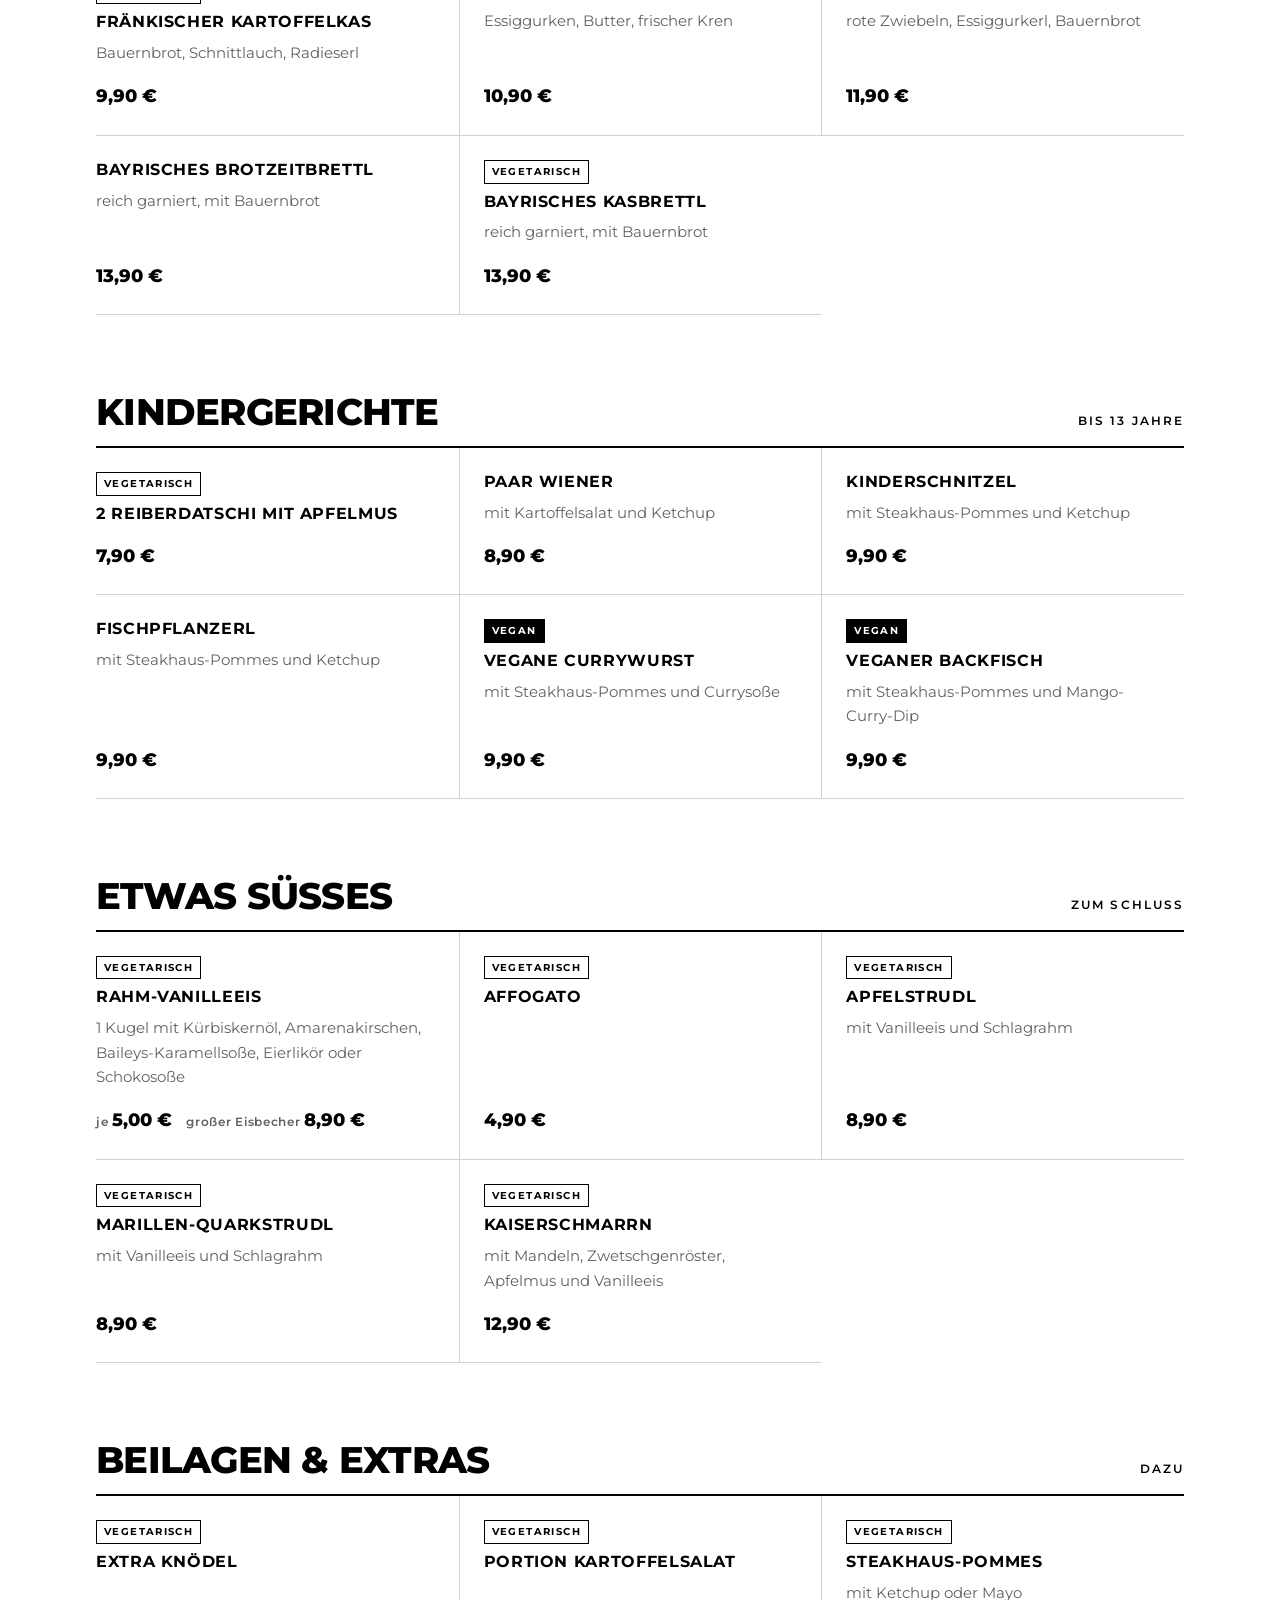
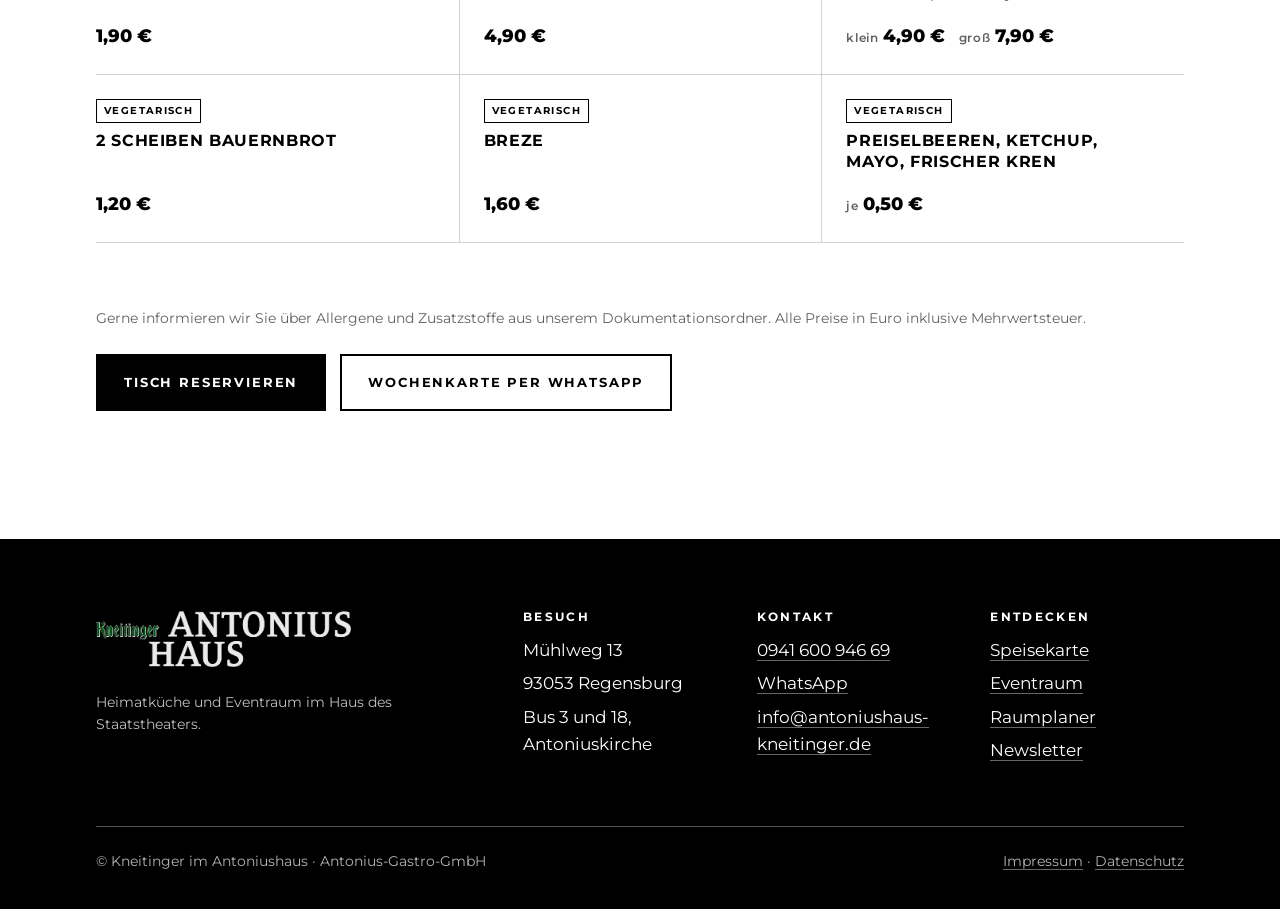
<file: speisekarte.html>
<!doctype html>
<html lang="de">
<head>
<meta charset="utf-8">
<meta name="viewport" content="width=device-width, initial-scale=1">
<title>Speisekarte · Kneitinger im Antoniushaus Regensburg</title>
<meta name="description" content="Die Speisekarte des Kneitinger im Antoniushaus: bayerische Heimatküche, Brotzeiten, vegetarische und vegane Gerichte, Kindergerichte und Desserts mit Preisen.">

<meta name="theme-color" content="#000000">
<link rel="icon" href="img/favicon.png" type="image/png">
<link rel="apple-touch-icon" href="img/apple-touch-icon.png">
<link rel="preload" href="fonts/montserrat-latin-wght-normal.woff2" as="font" type="font/woff2" crossorigin>
<link rel="stylesheet" href="style.css">
</head>
<body>
<a class="skip" href="#inhalt">Zum Inhalt springen</a>

<header class="kopf">
  <div class="wrap">
    <a class="logo" href="index.html" aria-label="Kneitinger im Antoniushaus, zur Startseite"><img src="img/logo-antoniushaus.png" alt="Kneitinger im Antoniushaus" width="1283" height="282"></a>
    <button class="menue-btn" aria-expanded="false" aria-controls="nav">Menü</button>
    <ul class="nav" id="nav">
      <li><a href="index.html#vision">Vision</a></li>
      <li><a href="index.html#werte">Werte</a></li>
      <li><a href="speisekarte.html" aria-current="page">Speisekarte</a></li>
      <li><a href="eventraum.html">Eventraum</a></li>
      <li><a href="raum.html">Raumplaner</a></li>
      <li><a href="index.html#newsletter">Newsletter</a></li>
      <li><a href="index.html#kontakt">Kontakt</a></li>
      <li class="cta"><a href="index.html#reservierung">Tisch reservieren</a></li>
    </ul>
  </div>
</header>

<main id="inhalt">
  <section class="seitenkopf">
    <div class="wrap">
      <div class="kicker">Katalog 01</div>
      <h1>Speise&shy;karte</h1>
      <p class="lead">Bayerische Heimatküche, regional, auch vegetarisch und vegan. Die Mittagskarte jede Woche per <a href="index.html#newsletter">WhatsApp</a>.</p>
      <div class="karten-pdf">
        <a href="karten/mittagskarte.pdf" target="_blank" rel="noopener"><span>Mittagskarte<small>Wechselt wöchentlich · PDF</small></span>↓</a>
        <a href="karten/speisekarte.pdf" target="_blank" rel="noopener"><span>Speisekarte<small>Zum Ausdrucken · PDF</small></span>↓</a>
        <a href="karten/brotzeitkarte.pdf" target="_blank" rel="noopener"><span>Brotzeitkarte<small>Zum Ausdrucken · PDF</small></span>↓</a>
      </div>
    </div>
  </section>
  <nav class="filter" aria-label="Gerichte filtern">
    <div class="wrap">
      <button class="chip" type="button" data-filter="alle" aria-pressed="true">Alle Gerichte</button>
      <button class="chip" type="button" data-filter="vegetarisch" aria-pressed="false">Vegetarisch</button>
      <button class="chip" type="button" data-filter="vegan" aria-pressed="false">Vegan</button>
      <button class="chip" type="button" data-filter="fleisch" aria-pressed="false">Fleisch</button>
      <button class="chip" type="button" data-filter="fisch" aria-pressed="false">Fisch</button>
      <button class="chip" type="button" data-filter="kinder" aria-pressed="false">Für Kinder</button>
    </div>
  </nav>
  <section class="gruppe" aria-labelledby="g1">
    <div class="wrap">
      <div class="gruppe-kopf"><h2 id="g1">Suppen</h2><span>Zum Anfangen</span></div>
      <ul class="produkte">
        <li class="produkt" data-tags="fleisch">
          
          <h3>Rinderbouillon mit Pfannkuchenstreifen</h3>
          
          <div class="preis"><span>6,90 €</span></div>
        </li>
        <li class="produkt" data-tags="fleisch">
          
          <h3>Rinderbouillon mit Leberspätzle</h3>
          
          <div class="preis"><span>7,90 €</span></div>
        </li>
      </ul>
    </div>
  </section>
  <section class="gruppe" aria-labelledby="g2">
    <div class="wrap">
      <div class="gruppe-kopf"><h2 id="g2">Hauptspeisen</h2><span>Heimat traditionell</span></div>
      <ul class="produkte">
        <li class="produkt" data-tags="fleisch">
          
          <h3>Fleischpflanzerl</h3>
          <p>mit Kartoffelsalat und Senf</p>
          <div class="preis"><span><small>1 Stück</small>9,90 €</span><span><small>2 Stück</small>12,90 €</span></div>
        </li>
        <li class="produkt" data-tags="fleisch">
          
          <h3>Fränkische Bratwürstl</h3>
          <p>mit Kraut, Bauernbrot und Händlmeier</p>
          <div class="preis"><span><small>4 Stück</small>10,90 €</span><span><small>6 Stück</small>12,90 €</span><span><small>8 Stück</small>14,90 €</span></div>
        </li>
        <li class="produkt" data-tags="fleisch">
          
          <h3>Currywurst</h3>
          <p>mit Steakhaus-Pommes und unserer legendären Currysoße</p>
          <div class="preis"><span>12,90 €</span></div>
        </li>
        <li class="produkt" data-tags="fisch">
          
          <h3>Räucherlachs auf Reiberdatschi</h3>
          <p>mit Zitronenschmand und Salatbouquet</p>
          <div class="preis"><span>13,90 €</span></div>
        </li>
        <li class="produkt" data-tags="fisch">
          
          <h3>Fischpflanzerl</h3>
          <p>mit Kartoffelsalat und Sauce Tartare</p>
          <div class="preis"><span><small>1 Stück</small>13,90 €</span><span><small>2 Stück</small>17,90 €</span></div>
        </li>
        <li class="produkt" data-tags="fisch">
          
          <h3>Karpfenfilet „Steirisch“</h3>
          <p>mit buntem Kartoffelsalat, Kernöl und Sauce Tartare</p>
          <div class="preis"><span>16,90 €</span></div>
        </li>
        <li class="produkt" data-tags="fleisch">
          
          <h3>Schnitzel „Wiener Art“</h3>
          <p>mit Kartoffel-Gurkensalat, Pommes und Preiselbeeren</p>
          <div class="preis"><span>18,90 €</span></div>
        </li>
        <li class="produkt" data-tags="fleisch">
          
          <h3>Cordon bleu</h3>
          <p>mit Wacholderschinken und Raclettefüllung, Pommes und Preiselbeeren</p>
          <div class="preis"><span>23,90 €</span></div>
        </li>
      </ul>
    </div>
  </section>
  <section class="gruppe" aria-labelledby="g3">
    <div class="wrap">
      <div class="gruppe-kopf"><h2 id="g3">Vegetarisch &amp; vegan</h2><span>Heimat ohne Fleisch</span></div>
      <ul class="produkte">
        <li class="produkt" data-tags="vegetarisch vegan">
          <div class="tags"><span class="tag voll">Vegan</span></div>
          <h3>Vegane Bratwürstl</h3>
          <p>mit Kraut, Bauernbrot und Händlmeier</p>
          <div class="preis"><span><small>4 Stück</small>11,90 €</span><span><small>6 Stück</small>13,90 €</span><span><small>8 Stück</small>15,90 €</span></div>
        </li>
        <li class="produkt" data-tags="vegetarisch vegan">
          <div class="tags"><span class="tag voll">Vegan</span></div>
          <h3>Veganer Backfisch</h3>
          <p>mit Kartoffelsalat, Salatbouquet und Mango-Curry-Dip</p>
          <div class="preis"><span><small>1 Stück</small>11,90 €</span><span><small>2 Stück</small>15,90 €</span></div>
        </li>
        <li class="produkt" data-tags="vegetarisch">
          <div class="tags"><span class="tag">Vegetarisch</span></div>
          <h3>Sellerieschnitzel</h3>
          <p>mit Steakhaus-Pommes und Zitronenschmand</p>
          <div class="preis"><span>12,90 €</span></div>
        </li>
        <li class="produkt" data-tags="vegetarisch">
          <div class="tags"><span class="tag">Vegetarisch</span></div>
          <h3>Karamellisierter Ziegenkäse</h3>
          <p>mit Trauben, Salatbouquet, Feigensenf und Baguette</p>
          <div class="preis"><span>12,90 €</span></div>
        </li>
        <li class="produkt" data-tags="vegetarisch vegan">
          <div class="tags"><span class="tag voll">Vegan</span></div>
          <h3>Vegane Currywurst</h3>
          <p>mit Steakhaus-Pommes und unserer legendären Soße</p>
          <div class="preis"><span>13,90 €</span></div>
        </li>
        <li class="produkt" data-tags="vegetarisch">
          <div class="tags"><span class="tag">Vegetarisch</span></div>
          <h3>Bayerische Rahmschwammerl</h3>
          <p>mit Semmelknödel und Salat</p>
          <div class="preis"><span>15,90 €</span></div>
        </li>
        <li class="produkt" data-tags="vegetarisch">
          <div class="tags"><span class="tag">Vegetarisch</span></div>
          <h3>Spinatknödel</h3>
          <p>mit brauner Butter, Bergkäse und Salat</p>
          <div class="preis"><span>16,90 €</span></div>
        </li>
      </ul>
    </div>
  </section>
  <section class="gruppe" aria-labelledby="g4">
    <div class="wrap">
      <div class="gruppe-kopf"><h2 id="g4">Salate</h2><span>Frisch</span></div>
      <ul class="produkte">
        <li class="produkt" data-tags="vegetarisch">
          <div class="tags"><span class="tag">Vegetarisch</span></div>
          <h3>Gemischter Beilagensalat</h3>
          
          <div class="preis"><span>4,90 €</span></div>
        </li>
        <li class="produkt" data-tags="vegetarisch">
          <div class="tags"><span class="tag">Vegetarisch</span></div>
          <h3>Großer gemischter Salat</h3>
          <p>mit Baguette</p>
          <div class="preis"><span>9,90 €</span></div>
        </li>
        <li class="produkt" data-tags="fisch">
          
          <h3>Großer Salat mit Räucherlachs</h3>
          <p>mit Trauben und Baguette</p>
          <div class="preis"><span>17,90 €</span></div>
        </li>
        <li class="produkt" data-tags="fleisch">
          
          <h3>Salat Ziegenkäse-Saltimbocca</h3>
          <p>mit geräuchertem Schinken, Trauben, Walnüssen und Baguette</p>
          <div class="preis"><span>18,90 €</span></div>
        </li>
        <li class="produkt" data-tags="fleisch">
          
          <h3>Salat mit Backhendl</h3>
          <p>vom Maishendl, mit Preiselbeeren und Baguette</p>
          <div class="preis"><span>19,90 €</span></div>
        </li>
      </ul>
    </div>
  </section>
  <section class="gruppe" aria-labelledby="g5">
    <div class="wrap">
      <div class="gruppe-kopf"><h2 id="g5">Brotzeiten</h2><span>Für zwischendurch</span></div>
      <ul class="produkte">
        <li class="produkt" data-tags="fleisch">
          
          <h3>Wurstsalat</h3>
          <p>Regensburger, rote Zwiebeln, Radieserl, Bauernbrot</p>
          <div class="preis"><span><small>bayrisch</small>11,90 €</span><span><small>schweizer</small>13,90 €</span></div>
        </li>
        <li class="produkt" data-tags="vegetarisch">
          <div class="tags"><span class="tag">Vegetarisch</span></div>
          <h3>Saurer Emmentaler</h3>
          <p>Essiggurken, rote Zwiebeln, Radieserl, Bauernbrot</p>
          <div class="preis"><span>10,90 €</span></div>
        </li>
        <li class="produkt" data-tags="vegetarisch">
          <div class="tags"><span class="tag">Vegetarisch</span></div>
          <h3>Obatzda</h3>
          <p>rote Zwiebeln, Radieserl, Bauernbrot</p>
          <div class="preis"><span>11,90 €</span></div>
        </li>
        <li class="produkt" data-tags="vegetarisch">
          <div class="tags"><span class="tag">Vegetarisch</span></div>
          <h3>Fränkischer Kartoffelkas</h3>
          <p>Bauernbrot, Schnittlauch, Radieserl</p>
          <div class="preis"><span>9,90 €</span></div>
        </li>
        <li class="produkt" data-tags="fleisch">
          
          <h3>Kalter Braten</h3>
          <p>Essiggurken, Butter, frischer Kren</p>
          <div class="preis"><span>10,90 €</span></div>
        </li>
        <li class="produkt" data-tags="fleisch">
          
          <h3>Saurer weißer Presssack</h3>
          <p>rote Zwiebeln, Essiggurkerl, Bauernbrot</p>
          <div class="preis"><span>11,90 €</span></div>
        </li>
        <li class="produkt" data-tags="fleisch">
          
          <h3>Bayrisches Brotzeitbrettl</h3>
          <p>reich garniert, mit Bauernbrot</p>
          <div class="preis"><span>13,90 €</span></div>
        </li>
        <li class="produkt" data-tags="vegetarisch">
          <div class="tags"><span class="tag">Vegetarisch</span></div>
          <h3>Bayrisches Kasbrettl</h3>
          <p>reich garniert, mit Bauernbrot</p>
          <div class="preis"><span>13,90 €</span></div>
        </li>
      </ul>
    </div>
  </section>
  <section class="gruppe" aria-labelledby="g6">
    <div class="wrap">
      <div class="gruppe-kopf"><h2 id="g6">Kindergerichte</h2><span>Bis 13 Jahre</span></div>
      <ul class="produkte">
        <li class="produkt" data-tags="kinder vegetarisch">
          <div class="tags"><span class="tag">Vegetarisch</span></div>
          <h3>2 Reiberdatschi mit Apfelmus</h3>
          
          <div class="preis"><span>7,90 €</span></div>
        </li>
        <li class="produkt" data-tags="kinder fleisch">
          
          <h3>Paar Wiener</h3>
          <p>mit Kartoffelsalat und Ketchup</p>
          <div class="preis"><span>8,90 €</span></div>
        </li>
        <li class="produkt" data-tags="kinder fleisch">
          
          <h3>Kinderschnitzel</h3>
          <p>mit Steakhaus-Pommes und Ketchup</p>
          <div class="preis"><span>9,90 €</span></div>
        </li>
        <li class="produkt" data-tags="kinder fisch">
          
          <h3>Fischpflanzerl</h3>
          <p>mit Steakhaus-Pommes und Ketchup</p>
          <div class="preis"><span>9,90 €</span></div>
        </li>
        <li class="produkt" data-tags="kinder vegetarisch vegan">
          <div class="tags"><span class="tag voll">Vegan</span></div>
          <h3>Vegane Currywurst</h3>
          <p>mit Steakhaus-Pommes und Currysoße</p>
          <div class="preis"><span>9,90 €</span></div>
        </li>
        <li class="produkt" data-tags="kinder vegetarisch vegan">
          <div class="tags"><span class="tag voll">Vegan</span></div>
          <h3>Veganer Backfisch</h3>
          <p>mit Steakhaus-Pommes und Mango-Curry-Dip</p>
          <div class="preis"><span>9,90 €</span></div>
        </li>
      </ul>
    </div>
  </section>
  <section class="gruppe" aria-labelledby="g7">
    <div class="wrap">
      <div class="gruppe-kopf"><h2 id="g7">Etwas Süßes</h2><span>Zum Schluss</span></div>
      <ul class="produkte">
        <li class="produkt" data-tags="vegetarisch">
          <div class="tags"><span class="tag">Vegetarisch</span></div>
          <h3>Rahm-Vanilleeis</h3>
          <p>1 Kugel mit Kürbiskernöl, Amarenakirschen, Baileys-Karamellsoße, Eierlikör oder Schokosoße</p>
          <div class="preis"><span><small>je</small>5,00 €</span><span><small>großer Eisbecher</small>8,90 €</span></div>
        </li>
        <li class="produkt" data-tags="vegetarisch">
          <div class="tags"><span class="tag">Vegetarisch</span></div>
          <h3>Affogato</h3>
          
          <div class="preis"><span>4,90 €</span></div>
        </li>
        <li class="produkt" data-tags="vegetarisch">
          <div class="tags"><span class="tag">Vegetarisch</span></div>
          <h3>Apfelstrudl</h3>
          <p>mit Vanilleeis und Schlagrahm</p>
          <div class="preis"><span>8,90 €</span></div>
        </li>
        <li class="produkt" data-tags="vegetarisch">
          <div class="tags"><span class="tag">Vegetarisch</span></div>
          <h3>Marillen-Quarkstrudl</h3>
          <p>mit Vanilleeis und Schlagrahm</p>
          <div class="preis"><span>8,90 €</span></div>
        </li>
        <li class="produkt" data-tags="vegetarisch">
          <div class="tags"><span class="tag">Vegetarisch</span></div>
          <h3>Kaiserschmarrn</h3>
          <p>mit Mandeln, Zwetschgenröster, Apfelmus und Vanilleeis</p>
          <div class="preis"><span>12,90 €</span></div>
        </li>
      </ul>
    </div>
  </section>
  <section class="gruppe" aria-labelledby="g8">
    <div class="wrap">
      <div class="gruppe-kopf"><h2 id="g8">Beilagen &amp; Extras</h2><span>Dazu</span></div>
      <ul class="produkte">
        <li class="produkt" data-tags="vegetarisch">
          <div class="tags"><span class="tag">Vegetarisch</span></div>
          <h3>Extra Knödel</h3>
          
          <div class="preis"><span>1,90 €</span></div>
        </li>
        <li class="produkt" data-tags="vegetarisch">
          <div class="tags"><span class="tag">Vegetarisch</span></div>
          <h3>Portion Kartoffelsalat</h3>
          
          <div class="preis"><span>4,90 €</span></div>
        </li>
        <li class="produkt" data-tags="vegetarisch">
          <div class="tags"><span class="tag">Vegetarisch</span></div>
          <h3>Steakhaus-Pommes</h3>
          <p>mit Ketchup oder Mayo</p>
          <div class="preis"><span><small>klein</small>4,90 €</span><span><small>groß</small>7,90 €</span></div>
        </li>
        <li class="produkt" data-tags="vegetarisch">
          <div class="tags"><span class="tag">Vegetarisch</span></div>
          <h3>2 Scheiben Bauernbrot</h3>
          
          <div class="preis"><span>1,20 €</span></div>
        </li>
        <li class="produkt" data-tags="vegetarisch">
          <div class="tags"><span class="tag">Vegetarisch</span></div>
          <h3>Breze</h3>
          
          <div class="preis"><span>1,60 €</span></div>
        </li>
        <li class="produkt" data-tags="vegetarisch">
          <div class="tags"><span class="tag">Vegetarisch</span></div>
          <h3>Preiselbeeren, Ketchup, Mayo, frischer Kren</h3>
          
          <div class="preis"><span><small>je</small>0,50 €</span></div>
        </li>
      </ul>
    </div>
  </section>
  <section class="abschnitt" style="border-bottom:0;padding-top:64px">
    <div class="wrap">
      <p class="klein leise">Gerne informieren wir Sie über Allergene und Zusatzstoffe aus unserem Dokumentationsordner. Alle Preise in Euro inklusive Mehrwertsteuer.</p>
      <div style="display:flex;gap:14px;flex-wrap:wrap;margin-top:24px"><a class="btn voll" href="index.html#reservierung">Tisch reservieren</a><a class="btn" href="index.html#newsletter">Wochenkarte per WhatsApp</a></div>
    </div>
  </section>
</main>

<footer class="fuss">
  <div class="wrap">
    <div class="raster">
      <div>
        <img src="img/logo-antoniushaus-weiss.png" alt="Kneitinger im Antoniushaus" width="1283" height="282">
        <p class="klein" style="max-width:24em;color:rgba(255,255,255,.75)">Heimatküche und Eventraum im Haus des Staatstheaters.</p>
      </div>
      <div>
        <h4>Besuch</h4>
        <ul><li>Mühlweg 13</li><li>93053 Regensburg</li><li>Bus 3 und 18, Antoniuskirche</li></ul>
      </div>
      <div>
        <h4>Kontakt</h4>
        <ul><li><a href="tel:+4994160094669">0941 600 946 69</a></li><li><a href="https://wa.me/4994160094669" target="_blank" rel="noopener">WhatsApp</a></li><li><a href="mailto:info@antoniushaus-kneitinger.de">info@antoniushaus-kneitinger.de</a></li></ul>
      </div>
      <div>
        <h4>Entdecken</h4>
        <ul><li><a href="speisekarte.html">Speisekarte</a></li><li><a href="eventraum.html">Eventraum</a></li><li><a href="raum.html">Raumplaner</a></li><li><a href="index.html#newsletter">Newsletter</a></li></ul>
      </div>
    </div>
    <div class="unten">
      <span>© Kneitinger im Antoniushaus · Antonius-Gastro-GmbH</span>
      <span><a href="impressum.html">Impressum</a> · <a href="datenschutz.html">Datenschutz</a></span>
    </div>
  </div>
</footer>

<script src="main.js"></script>
</body>
</html>
</file>
<file: style.css>
/* Kneitinger im Antoniushaus · Website v2
   Farben: nur Schwarz und Weiß (Ausnahme: das Grün im Logo-Schriftzug „Kneitinger“)
   Schriften: Montserrat (lokal, OFL) für Überschriften; Avenir für Fließtext, wo installiert, sonst Montserrat */

@font-face{font-family:"Montserrat";src:url("fonts/montserrat-latin-wght-normal.woff2") format("woff2");font-weight:100 900;font-style:normal;font-display:swap}
@font-face{font-family:"Montserrat";src:url("fonts/montserrat-latin-wght-italic.woff2") format("woff2");font-weight:100 900;font-style:italic;font-display:swap}
/* Avenir: kommerzielle Schrift. Hier nur aus dem Gerät der Besucher geladen (Apple-Geräte haben sie).
   Mit Webfont-Lizenz einfach die woff2-Dateien nach fonts/ legen und die url()-Zeilen ergänzen. */
@font-face{font-family:"Avenir Web";src:local("Avenir Next"),local("AvenirNext-Regular"),local("Avenir"),local("Avenir-Book");font-weight:400;font-display:swap}
@font-face{font-family:"Avenir Web";src:local("Avenir Next Demi Bold"),local("AvenirNext-DemiBold"),local("Avenir Heavy"),local("Avenir-Heavy");font-weight:600 700;font-display:swap}

:root{
  --schwarz:#000;
  --weiss:#fff;
  --linie:rgba(0,0,0,.18);
  --leise:rgba(0,0,0,.62);
  --titel:"Montserrat",system-ui,sans-serif;
  --text:"Avenir Web","Avenir Next","Avenir","Montserrat",system-ui,sans-serif;
  --breite:1200px;
  --rand:clamp(20px,5vw,56px);
}
*,*::before,*::after{box-sizing:border-box}
html{scroll-behavior:smooth;scroll-padding-top:96px}
body{margin:0;background:var(--weiss);color:var(--schwarz);font-family:var(--text);font-size:1.0625rem;line-height:1.6;-webkit-font-smoothing:antialiased;text-rendering:optimizeLegibility}
img{max-width:100%;height:auto;display:block}
a{color:inherit}
:focus-visible{outline:2px solid currentColor;outline-offset:3px}
.skip{position:absolute;left:-999px;top:0;background:var(--schwarz);color:var(--weiss);padding:10px 16px;z-index:100}
.skip:focus{left:8px;top:8px}
.wrap{max-width:var(--breite);margin:0 auto;padding:0 var(--rand)}

h1,h2,h3,h4{font-family:var(--titel);margin:0;line-height:1.08;letter-spacing:-.01em}
h1{font-weight:800;font-size:clamp(2.6rem,7.4vw,6.2rem);text-transform:uppercase;letter-spacing:-.025em;line-height:.95}
h2{font-weight:800;font-size:clamp(2rem,4.6vw,3.6rem);text-transform:uppercase;letter-spacing:-.02em}
h3{font-weight:700;font-size:1.25rem}
p{margin:0 0 1em}
.kicker{font-family:var(--titel);font-weight:600;font-size:.78rem;letter-spacing:.22em;text-transform:uppercase;display:flex;gap:14px;align-items:center;margin-bottom:22px}
.kicker::before{content:"";width:34px;height:2px;background:currentColor}
.lead{font-size:clamp(1.15rem,1.8vw,1.4rem);line-height:1.5;max-width:34em}

/* Buttons */
.btn{display:inline-flex;align-items:center;gap:10px;font-family:var(--titel);font-weight:700;font-size:.82rem;letter-spacing:.14em;text-transform:uppercase;text-decoration:none;padding:16px 26px;border:2px solid currentColor;background:transparent;color:inherit;cursor:pointer;transition:background .15s,color .15s}
.btn:hover{background:var(--schwarz);color:var(--weiss);border-color:var(--schwarz)}
.btn.voll{background:var(--schwarz);color:var(--weiss);border-color:var(--schwarz)}
.btn.voll:hover{background:var(--weiss);color:var(--schwarz)}
.dunkel .btn:hover{background:var(--weiss);color:var(--schwarz);border-color:var(--weiss)}
.dunkel .btn.voll{background:var(--weiss);color:var(--schwarz);border-color:var(--weiss)}
.dunkel .btn.voll:hover{background:var(--schwarz);color:var(--weiss)}
.btn svg{width:18px;height:18px;flex:none}

/* Kopf */
.kopf{position:sticky;top:0;z-index:50;background:var(--weiss);border-bottom:1px solid var(--schwarz)}
.kopf .wrap{display:flex;align-items:center;justify-content:space-between;height:80px;gap:24px}
.kopf .logo{flex:none}
.kopf .logo img{height:50px;width:auto}
.nav{display:flex;gap:26px;white-space:nowrap;list-style:none;margin:0;padding:0;font-family:var(--titel);font-weight:600;font-size:.78rem;letter-spacing:.14em;text-transform:uppercase}
.nav a{text-decoration:none;padding:6px 0;border-bottom:2px solid transparent}
.nav a:hover,.nav a[aria-current="page"]{border-bottom-color:currentColor}
.nav .cta a{border:2px solid var(--schwarz);padding:9px 14px}
.nav .cta a:hover{background:var(--schwarz);color:var(--weiss)}
.menue-btn{display:none;background:none;border:2px solid var(--schwarz);font-family:var(--titel);font-weight:700;font-size:.75rem;letter-spacing:.14em;text-transform:uppercase;padding:9px 14px;cursor:pointer;color:var(--schwarz)}
@media (min-width:1201px){.nav{gap:16px;font-size:.72rem;letter-spacing:.07em}.nav .cta a{padding:9px 12px}}
@media (max-width:1200px){
  .menue-btn{display:block}
  .nav{display:none;position:absolute;left:0;right:0;top:80px;flex-direction:column;gap:0;background:var(--weiss);border-bottom:1px solid var(--schwarz);padding:8px var(--rand) 20px}
  .nav.offen{display:flex}
  .nav li{border-top:1px solid var(--linie)}
  .nav a{display:block;padding:16px 0;border:0}
  .nav .cta a{border:0;padding:16px 0}
  .kopf .logo img{height:40px}
}

/* Abschnitte */
.abschnitt{padding:clamp(72px,10vw,140px) 0;border-bottom:1px solid var(--schwarz)}
.dunkel{background:var(--schwarz);color:var(--weiss)}
.dunkel .leise,.dunkel .klein{color:rgba(255,255,255,.7)}
.leise{color:var(--leise)}
.klein{font-size:.88rem}
.kopfzeile{display:grid;grid-template-columns:1fr 1fr;gap:40px 64px;align-items:end;margin-bottom:clamp(40px,6vw,72px)}
.kopfzeile .lead{margin:0}
@media (max-width:820px){.kopfzeile{grid-template-columns:1fr}}

/* Platzhalter-Markierung zum Freigeben */
.entwurf{display:inline-flex;align-items:center;gap:8px;font-family:var(--titel);font-weight:700;font-size:.68rem;letter-spacing:.16em;text-transform:uppercase;border:1.5px dashed currentColor;padding:5px 10px;margin-bottom:18px}
.entwurf::before{content:"";width:8px;height:8px;border-radius:50%;background:currentColor}

/* Hero */
.hero{background:var(--schwarz);color:var(--weiss);position:relative;overflow:hidden;border-bottom:1px solid var(--schwarz)}
.hero .bild{position:absolute;inset:0}
.hero .bild img{width:100%;height:100%;object-fit:cover;opacity:.42}
.hero .wrap{position:relative;padding-top:clamp(80px,14vw,180px);padding-bottom:clamp(56px,8vw,96px)}
.hero h1{max-width:12ch;margin-bottom:28px}
.hero .lead{max-width:30em;margin-bottom:36px}
.hero .knoepfe{display:flex;flex-wrap:wrap;gap:14px}
.infobalken{position:relative;border-top:1px solid rgba(255,255,255,.4);display:grid;grid-template-columns:repeat(3,1fr)}
.infobalken div{padding:22px var(--rand);border-right:1px solid rgba(255,255,255,.4);font-size:.95rem}
.infobalken div:last-child{border-right:0}
.infobalken b{display:block;font-family:var(--titel);font-size:.7rem;letter-spacing:.2em;text-transform:uppercase;margin-bottom:4px;font-weight:600;opacity:.75}
.infobalken a{text-decoration:none}
@media (max-width:760px){.infobalken{grid-template-columns:1fr}.infobalken div{border-right:0;border-bottom:1px solid rgba(255,255,255,.4);padding:16px var(--rand)}.infobalken div:last-child{border-bottom:0}}

/* Vision */
.vision blockquote{margin:0;font-family:var(--titel);font-weight:300;font-size:clamp(1.7rem,3.8vw,3.1rem);line-height:1.2;letter-spacing:-.015em;max-width:22ch}
.vision blockquote strong{font-weight:800}
.vision .spalten{display:grid;grid-template-columns:5fr 4fr;gap:64px;align-items:start}
.vision .spalten p{max-width:32em}
@media (max-width:860px){.vision .spalten{grid-template-columns:1fr;gap:36px}}

/* Werte */
.werte{list-style:none;margin:0;padding:0;display:grid;grid-template-columns:repeat(4,1fr);border-top:2px solid currentColor}
.werte>li{padding:32px 28px 8px 28px;border-right:1px solid var(--linie)}
.werte>li:first-child{padding-left:0}
.werte>li:last-child{border-right:0}
.werte ul li{padding:3px 0}
.werte .nr{font-family:var(--titel);font-weight:800;font-size:3rem;line-height:1;display:block;margin-bottom:22px}
.werte h3{text-transform:uppercase;letter-spacing:.06em;font-size:1rem;margin-bottom:12px}
.werte p{font-size:.98rem}
.werte .wie{font-family:var(--titel);font-size:.72rem;letter-spacing:.16em;text-transform:uppercase;font-weight:700;margin:18px 0 6px}
.werte ul{margin:0;padding:0 0 0 1.1em;font-size:.94rem}
@media (max-width:980px){.werte{grid-template-columns:1fr 1fr}.werte>li{padding:28px 20px 20px 0!important;border-right:0;border-bottom:1px solid var(--linie)}}
@media (max-width:560px){.werte{grid-template-columns:1fr}}

/* WhatsApp-Newsletter */
.newsletter .raster{display:grid;grid-template-columns:7fr 5fr;gap:clamp(40px,6vw,88px);align-items:start}
.newsletter ol{list-style:none;counter-reset:s;margin:32px 0 36px;padding:0;border-top:1px solid rgba(255,255,255,.4)}
.newsletter ol li{counter-increment:s;display:grid;grid-template-columns:56px 1fr;padding:18px 0;border-bottom:1px solid rgba(255,255,255,.4)}
.newsletter ol li::before{content:"0" counter(s);font-family:var(--titel);font-weight:800;font-size:1.1rem}
.newsletter ol b{font-family:var(--titel);display:block;font-size:1rem;margin-bottom:2px}
.newsletter .inhalt{display:flex;flex-wrap:wrap;gap:10px;margin:24px 0 0;padding:0;list-style:none}
.newsletter .inhalt li{border:1px solid rgba(255,255,255,.6);padding:7px 14px;font-family:var(--titel);font-size:.75rem;letter-spacing:.12em;text-transform:uppercase;font-weight:600}
.qrkarte{background:var(--weiss);color:var(--schwarz);padding:32px;text-align:center}
.qrkarte img{width:100%;max-width:240px;margin:0 auto 20px}
.qrkarte .titel{font-family:var(--titel);font-weight:800;text-transform:uppercase;font-size:1.1rem;letter-spacing:.04em;margin-bottom:6px}
.qrkarte .btn{width:100%;justify-content:center;margin-top:18px}
.qrkarte .leise{color:var(--leise)!important}
.dunkel .qrkarte .btn.voll{background:var(--schwarz);color:var(--weiss);border-color:var(--schwarz)}
.dunkel .qrkarte .btn.voll:hover{background:var(--weiss);color:var(--schwarz)}
@media (max-width:860px){.newsletter .raster{grid-template-columns:1fr}.qrkarte .qr{display:none}}

/* Katalog-Kacheln */
.kataloge{display:grid;grid-template-columns:1fr 1fr;gap:0;border:2px solid var(--schwarz)}
.katalog{position:relative;display:flex;flex-direction:column;text-decoration:none;overflow:hidden}
.katalog+.katalog{border-left:2px solid var(--schwarz)}
.katalog .foto{height:380px;overflow:hidden;border-bottom:2px solid var(--schwarz)}
.katalog .foto img{width:100%;height:100%;object-fit:cover;transition:transform .6s}
.katalog:hover .foto img{transform:scale(1.04)}
.katalog .txt{padding:32px}
.katalog .num{font-family:var(--titel);font-weight:600;font-size:.72rem;letter-spacing:.22em;text-transform:uppercase;margin-bottom:10px;display:block}
.katalog h3{font-weight:800;font-size:clamp(1.8rem,3vw,2.6rem);text-transform:uppercase;letter-spacing:-.015em;margin-bottom:12px}
.katalog p{max-width:30em}
.katalog .pfeil{font-family:var(--titel);font-weight:700;font-size:.8rem;letter-spacing:.14em;text-transform:uppercase;display:inline-flex;gap:10px;align-items:center;border-bottom:2px solid currentColor;padding-bottom:4px;margin-top:6px}
.katalog:hover{background:var(--schwarz);color:var(--weiss)}
@media (max-width:820px){.kataloge{grid-template-columns:1fr}.katalog+.katalog{border-left:0;border-top:2px solid var(--schwarz)}.katalog{min-height:0}.katalog .foto{min-height:220px;height:240px}}

/* Reservierung */
.reservierung .raster{display:grid;grid-template-columns:1fr 1fr;gap:clamp(40px,6vw,88px);align-items:start}
.resmio-box{border:2px solid var(--schwarz);padding:32px;min-height:420px;display:flex;flex-direction:column;justify-content:center}
.resmio-box #resmio-kneitinger-im-antoniushaus{display:flex;justify-content:center}
.telefon{font-family:var(--titel);font-weight:800;font-size:clamp(1.6rem,3vw,2.3rem);text-decoration:none;display:inline-block;margin:6px 0 18px;letter-spacing:-.01em}
.zeiten{width:100%;border-collapse:collapse;margin:28px 0 0;font-size:.98rem}
.zeiten th,.zeiten td{text-align:left;padding:12px 0;border-top:1px solid var(--linie);vertical-align:top}
.zeiten th{font-family:var(--titel);font-weight:700;font-size:.72rem;letter-spacing:.16em;text-transform:uppercase;width:38%}
@media (max-width:860px){.reservierung .raster{grid-template-columns:1fr}}

/* Kontaktformular */
.formular{display:grid;grid-template-columns:1fr 1fr;gap:22px 28px}
.formular .ganz{grid-column:1/-1}
.feld label{display:block;font-family:var(--titel);font-weight:700;font-size:.72rem;letter-spacing:.16em;text-transform:uppercase;margin-bottom:8px}
.feld input,.feld select,.feld textarea{width:100%;font:inherit;color:var(--weiss);background:transparent;border:0;border-bottom:2px solid var(--weiss);padding:10px 0;border-radius:0;-webkit-appearance:none;appearance:none}
.feld select{background-image:linear-gradient(45deg,transparent 50%,#fff 50%),linear-gradient(135deg,#fff 50%,transparent 50%);background-position:calc(100% - 14px) 52%,calc(100% - 8px) 52%;background-size:6px 6px;background-repeat:no-repeat}
.feld select option{color:#000}
.feld textarea{min-height:180px;resize:vertical;border:2px solid var(--weiss);padding:14px}
.feld input::placeholder,.feld textarea::placeholder{color:rgba(255,255,255,.5)}
.feld input:focus,.feld textarea:focus,.feld select:focus{outline:none;border-color:var(--weiss);box-shadow:0 2px 0 0 var(--weiss)}
.check{display:flex;gap:12px;align-items:flex-start;font-size:.92rem}
.check input{width:20px;height:20px;margin:3px 0 0;accent-color:#fff;flex:none}
.honig{position:absolute;left:-9999px}
.form-status{font-family:var(--titel);font-weight:600;min-height:1.6em;margin:0}
@media (max-width:640px){.formular{grid-template-columns:1fr}}

/* Fuß */
.fuss{background:var(--schwarz);color:var(--weiss);padding:72px 0 36px}
.fuss .raster{display:grid;grid-template-columns:2fr 1fr 1fr 1fr;gap:40px}
.fuss img{height:56px;width:auto;margin-bottom:24px}
.fuss h4{font-family:var(--titel);font-size:.72rem;letter-spacing:.2em;text-transform:uppercase;font-weight:700;margin-bottom:14px}
.fuss ul{list-style:none;margin:0;padding:0}
.fuss li{margin-bottom:6px}
.fuss a{text-decoration:none;border-bottom:1px solid rgba(255,255,255,.4)}
.fuss a:hover{border-bottom-color:#fff}
.fuss .unten{margin-top:56px;padding-top:24px;border-top:1px solid rgba(255,255,255,.3);display:flex;justify-content:space-between;flex-wrap:wrap;gap:12px;font-size:.85rem;color:rgba(255,255,255,.7)}
@media (max-width:860px){.fuss .raster{grid-template-columns:1fr 1fr}}
@media (max-width:520px){.fuss .raster{grid-template-columns:1fr}}

/* Katalogseiten */
.seitenkopf{padding:clamp(56px,8vw,110px) 0 clamp(40px,5vw,64px);border-bottom:2px solid var(--schwarz)}
.seitenkopf h1{font-size:clamp(2.6rem,7vw,5.6rem);margin-bottom:24px}
.seitenkopf .lead{margin-bottom:0}
.filter{position:sticky;top:80px;z-index:20;background:var(--weiss);border-bottom:1px solid var(--schwarz)}
.filter .wrap{display:flex;gap:8px;overflow-x:auto;padding-top:14px;padding-bottom:14px;scrollbar-width:none}
.filter .wrap::-webkit-scrollbar{display:none}
.chip{flex:none;font-family:var(--titel);font-weight:700;font-size:.72rem;letter-spacing:.14em;text-transform:uppercase;padding:10px 16px;border:1.5px solid var(--schwarz);background:var(--weiss);color:var(--schwarz);cursor:pointer;text-decoration:none;white-space:nowrap}
.chip[aria-pressed="true"],.chip:hover{background:var(--schwarz);color:var(--weiss)}

.gruppe{padding:clamp(48px,6vw,80px) 0 0}
.gruppe-kopf{display:flex;justify-content:space-between;align-items:baseline;gap:20px;border-bottom:2px solid var(--schwarz);padding-bottom:14px;margin-bottom:0}
.gruppe-kopf h2{font-size:clamp(1.5rem,3vw,2.3rem)}
.gruppe-kopf span{font-family:var(--titel);font-size:.72rem;letter-spacing:.18em;text-transform:uppercase;font-weight:600}
.produkte{display:grid;grid-template-columns:repeat(3,1fr);list-style:none;margin:0;padding:0}
.produkt{border-bottom:1px solid var(--linie);padding:24px 24px 24px 0;display:flex;flex-direction:column;gap:8px}
.produkte .produkt:not(:nth-child(3n+1)){padding-left:24px;border-left:1px solid var(--linie)}
.produkt h3{font-size:1rem;text-transform:uppercase;letter-spacing:.04em;line-height:1.3}
.produkt p{margin:0;font-size:.95rem;color:var(--leise)}
.produkt .preis{font-family:var(--titel);font-weight:800;font-size:1.15rem;margin-top:auto;padding-top:8px;display:flex;flex-wrap:wrap;gap:4px 14px}
.produkt .preis small{font-weight:600;font-size:.72rem;letter-spacing:.06em;color:var(--leise);margin-right:4px}
.tags{display:flex;gap:6px;flex-wrap:wrap}
.tag{font-family:var(--titel);font-size:.62rem;font-weight:700;letter-spacing:.14em;text-transform:uppercase;border:1px solid var(--schwarz);padding:3px 7px}
.tag.voll{background:var(--schwarz);color:var(--weiss)}
@media (max-width:980px){.produkte{grid-template-columns:1fr 1fr}.produkte .produkt{padding-left:0!important;border-left:0!important}.produkte .produkt:nth-child(2n){padding-left:24px!important;border-left:1px solid var(--linie)!important}}
@media (max-width:600px){.produkte{grid-template-columns:1fr}.produkte .produkt:nth-child(2n){padding-left:0!important;border-left:0!important}}
.karten-pdf{display:grid;grid-template-columns:repeat(3,1fr);border:2px solid var(--schwarz);margin-top:24px}
.karten-pdf a{padding:24px;text-decoration:none;display:flex;justify-content:space-between;align-items:center;gap:12px;font-family:var(--titel);font-weight:700;text-transform:uppercase;letter-spacing:.08em}
.karten-pdf a+a{border-left:2px solid var(--schwarz)}
.karten-pdf a:hover{background:var(--schwarz);color:var(--weiss)}
.karten-pdf small{display:block;font-weight:500;letter-spacing:.04em;text-transform:none;font-family:var(--text);font-size:.85rem;opacity:.7}
@media (max-width:700px){.karten-pdf{grid-template-columns:1fr}.karten-pdf a+a{border-left:0;border-top:2px solid var(--schwarz)}}

/* Eventraum-Katalog */
.raum-fakten{display:grid;grid-template-columns:repeat(4,1fr);border-top:2px solid var(--schwarz);border-bottom:2px solid var(--schwarz);margin-top:48px}
.raum-fakten div{padding:22px 20px 22px 0}
.raum-fakten div+div{border-left:1px solid var(--linie);padding-left:20px}
.raum-fakten b{display:block;font-family:var(--titel);font-weight:800;font-size:clamp(1.6rem,3vw,2.4rem);line-height:1.1}
.raum-fakten span{font-size:.9rem;color:var(--leise)}
@media (max-width:760px){.raum-fakten{grid-template-columns:1fr 1fr}.raum-fakten div:nth-child(3){border-left:0;padding-left:0}.raum-fakten div:nth-child(n+3){border-top:1px solid var(--linie)}}
.galerie{display:grid;grid-template-columns:2fr 1fr 1fr;gap:0;border-bottom:2px solid var(--schwarz)}
.galerie img{width:100%;height:340px;object-fit:cover}
.galerie img+img{border-left:2px solid var(--schwarz)}
@media (max-width:760px){.galerie{grid-template-columns:1fr}.galerie img{height:240px}.galerie img+img{display:none}}
.pakete{display:grid;grid-template-columns:repeat(3,1fr);gap:24px;list-style:none;margin:32px 0 0;padding:0}
.paket{border:2px solid var(--schwarz);display:flex;flex-direction:column}
.paket .oben{padding:24px 24px 18px;border-bottom:1px solid var(--schwarz)}
.paket .art{font-family:var(--titel);font-weight:700;font-size:.66rem;letter-spacing:.2em;text-transform:uppercase;margin-bottom:10px;display:block}
.paket h3{font-weight:800;font-size:1.3rem;text-transform:uppercase;letter-spacing:-.005em;line-height:1.15}
.paket .preis{font-family:var(--titel);font-weight:800;font-size:1.6rem;padding:18px 24px 0;line-height:1.1}
.paket .preis small{display:block;font-weight:500;font-size:.8rem;color:var(--leise);margin-top:4px;letter-spacing:0}
.paket .mitte{padding:16px 24px 8px;flex:1}
.paket .mitte p{font-size:.95rem}
.paket ul{margin:0 0 12px;padding:0;list-style:none;font-size:.92rem}
.paket ul li{padding:6px 0 6px 20px;border-top:1px solid var(--linie);position:relative}
.paket ul li::before{content:"";position:absolute;left:0;top:14px;width:10px;height:2px;background:var(--schwarz)}
.paket .fuer{font-size:.85rem;color:var(--leise)}
.paket .btn{margin:0 24px 24px;justify-content:center}
.paket.dunkel{background:var(--schwarz);color:var(--weiss);border-color:var(--schwarz)}
.paket.dunkel .oben{border-color:rgba(255,255,255,.5)}
.paket.dunkel ul li{border-color:rgba(255,255,255,.25)}
.paket.dunkel ul li::before{background:var(--weiss)}
.paket.dunkel .preis small,.paket.dunkel .fuer{color:rgba(255,255,255,.7)}
@media (max-width:980px){.pakete{grid-template-columns:1fr 1fr}}
@media (max-width:640px){.pakete{grid-template-columns:1fr}}

/* Rechtstexte */
.recht{padding:64px 0 96px}
.recht .wrap{max-width:860px}
.recht h1{font-size:clamp(2.2rem,5vw,3.6rem);margin-bottom:32px}
.recht h2{font-size:1.5rem;margin:48px 0 14px;text-transform:none;letter-spacing:-.01em}
.recht h3{font-size:1.1rem;margin:28px 0 10px}
.recht h4{font-size:1rem;margin:20px 0 8px}
.pruefen{border:2px dashed var(--schwarz);padding:14px 18px;font-size:.95rem}

@media (prefers-reduced-motion:reduce){html{scroll-behavior:auto}*{transition:none!important}}

/* Raumplaner (raum.html): Skizze, Konfigurator, Bestuhlung, Anfahrt, FAQ */
.rp-knoepfe{display:flex;flex-wrap:wrap;gap:14px}
.rp-kopf .wrap{display:grid;grid-template-columns:1fr 1.15fr;gap:clamp(32px,5vw,64px);align-items:center}
.rp-kopf h1{margin-bottom:24px}
.rp-kopf .lead{margin-bottom:24px}
.rp-modes{display:flex;flex-wrap:wrap;gap:8px;margin:0 0 28px}
.rp-modes button,.rp .tabs button{font-family:var(--titel);font-weight:700;font-size:.68rem;letter-spacing:.14em;text-transform:uppercase;padding:9px 13px;border:1.5px solid var(--schwarz);background:var(--weiss);color:var(--schwarz);cursor:pointer}
.rp-modes button.on,.rp-modes button:hover,.rp .tabs button.on,.rp .tabs button:hover{background:var(--schwarz);color:var(--weiss)}
@media (max-width:900px){.rp-kopf .wrap{grid-template-columns:minmax(0,1fr)}}

.rp .stage{position:relative;overflow:hidden;background:var(--weiss);border:2px solid var(--schwarz)}
.rp .stage svg{display:block;width:100%;height:auto}
.rp .stage .label{position:absolute;left:12px;top:12px;background:var(--schwarz);color:var(--weiss);font-family:var(--titel);font-size:.66rem;font-weight:700;letter-spacing:.14em;text-transform:uppercase;padding:6px 10px}
.rp .stage .cap{position:absolute;right:12px;bottom:8px;font-size:.7rem;color:var(--leise)}
.rp .f{transition:transform .9s cubic-bezier(.6,.05,.2,1),opacity .6s;transform-box:fill-box;transform-origin:center}
.rp .f.off{opacity:0}

.rp .note{font-size:.85rem;color:var(--leise);margin-top:10px}
.rp .todo{border:1.5px dashed var(--schwarz);padding:1px 6px;color:var(--schwarz);font-size:.92em}
.dunkel .todo{border-color:var(--weiss);color:var(--weiss)}

.cfg{display:grid;grid-template-columns:1.05fr 1fr;gap:clamp(32px,4vw,56px);align-items:start}
.cfg .left{position:sticky;top:100px}
.step{margin-bottom:34px}
.step h3{display:flex;align-items:center;gap:12px;text-transform:uppercase;letter-spacing:.04em;font-size:1.05rem;margin-bottom:12px}
.step h3 .n{display:inline-flex;width:30px;height:30px;background:var(--schwarz);color:var(--weiss);font-size:.85rem;font-weight:800;align-items:center;justify-content:center;flex:none}
.rp .tabs{display:flex;flex-wrap:wrap;gap:8px;margin-top:16px}
.pk{display:grid;grid-template-columns:repeat(3,minmax(0,1fr));gap:0;border:2px solid var(--schwarz)}
.pk button{text-align:left;background:var(--weiss);color:var(--schwarz);border:0;border-right:1px solid var(--linie);border-bottom:1px solid var(--linie);padding:14px;cursor:pointer;font-family:var(--text)}
.pk button b{display:block;font-family:var(--titel);font-size:.85rem;font-weight:700;line-height:1.25;margin-bottom:4px}
.pk button span{font-size:.8rem;color:var(--leise)}
.pk button.on,.pk button:hover{background:var(--schwarz);color:var(--weiss)}
.pk button.on span,.pk button:hover span{color:rgba(255,255,255,.75)}
.rp .row{display:flex;align-items:center;justify-content:space-between;gap:12px;padding:12px 0;border-bottom:1px solid var(--linie)}
.stepper{display:flex;align-items:center;gap:6px}
.stepper button{width:38px;height:38px;border:2px solid var(--schwarz);background:var(--weiss);color:var(--schwarz);font-size:1.1rem;font-weight:700;cursor:pointer}
.stepper button:hover{background:var(--schwarz);color:var(--weiss)}
.stepper output{min-width:48px;text-align:center;font-family:var(--titel);font-weight:800;font-size:1.15rem}
.rp input[type=range]{width:100%;accent-color:#000;margin:14px 0 4px}
.seg{display:inline-flex;border:2px solid var(--schwarz)}
.seg button{border:0;background:var(--weiss);color:var(--schwarz);padding:8px 12px;cursor:pointer;font-family:var(--titel);font-weight:700;font-size:.72rem;letter-spacing:.08em;text-transform:uppercase}
.seg button.on{background:var(--schwarz);color:var(--weiss)}
.addons{display:grid;grid-template-columns:minmax(0,1fr) minmax(0,1fr);gap:8px}
.ad{display:flex;gap:12px;align-items:center;border:1.5px solid var(--schwarz);padding:10px;cursor:pointer;background:var(--weiss);user-select:none}
.ad input{position:absolute;opacity:0;pointer-events:none}
.ad .ic{width:42px;height:42px;flex:0 0 42px;border:1px solid var(--linie);display:flex;align-items:center;justify-content:center;background:var(--weiss)}
.ad .ic img{width:30px;height:30px;object-fit:contain}
.ad b{display:block;font-size:.88rem;line-height:1.25}
.ad span{font-size:.78rem;color:var(--leise)}
.ad.on{background:var(--schwarz);color:var(--weiss)}
.ad.on span{color:rgba(255,255,255,.75)}
.ad.on .ic{border-color:var(--weiss)}
.ad:focus-within{outline:2px solid var(--schwarz);outline-offset:2px}
.ad.incl{cursor:default}
.ad.incl span{font-weight:700;color:inherit}
.sum{padding:26px;margin-top:8px}
.sum .kicker{margin-bottom:12px}
.sum .lines{font-size:.9rem;color:rgba(255,255,255,.8);margin:0 0 14px}
.sum .lines div{display:flex;justify-content:space-between;gap:12px;padding:5px 0;border-bottom:1px solid rgba(255,255,255,.18)}
.sum .tot{display:flex;justify-content:space-between;align-items:baseline;gap:12px;padding-top:6px;font-family:var(--titel);font-weight:700;text-transform:uppercase;letter-spacing:.1em;font-size:.78rem}
.sum .tot b{font-weight:800;font-size:2.2rem;letter-spacing:-.01em;text-transform:none}
.sum .tot b.bump{animation:rp-bump .35s}
@keyframes rp-bump{50%{transform:scale(1.08)}}
.sum small{display:block;color:rgba(255,255,255,.7);font-size:.8rem;margin-top:2px}
.sum input{min-width:0;width:100%;padding:12px;border:2px solid var(--weiss);border-radius:0;background:transparent;color:var(--weiss);font:inherit;color-scheme:dark}
.sum input::placeholder{color:rgba(255,255,255,.55)}
.sum input:focus{outline:none;background:rgba(255,255,255,.08)}
.code{display:flex;gap:10px;margin-top:16px;align-items:center}
.code .ok{font-family:var(--titel);font-weight:700;font-size:.75rem;letter-spacing:.1em;text-transform:uppercase;white-space:nowrap}
.sum-2{display:grid;grid-template-columns:minmax(0,1fr) minmax(0,1fr);gap:10px;margin-top:10px}
.sum #send{width:100%;justify-content:center;margin-top:14px}
.rp-oder{text-align:center;margin:12px 0 0;color:rgba(255,255,255,.75)}
.mini-stage{display:none}
@media (max-width:900px){.cfg{grid-template-columns:minmax(0,1fr)}.cfg .left{display:none}.mini-stage{display:block;position:sticky;top:80px;z-index:5;margin-bottom:20px;background:var(--weiss);padding-top:8px}}
@media (max-width:560px){.pk{grid-template-columns:repeat(2,minmax(0,1fr))}.addons,.sum-2{grid-template-columns:minmax(0,1fr)}}

.rp-zwei{display:grid;grid-template-columns:minmax(0,1fr) minmax(0,1fr);gap:clamp(40px,6vw,88px);align-items:start}
@media (max-width:860px){.rp-zwei{grid-template-columns:minmax(0,1fr)}}
.plain-list{list-style:none;margin:28px 0 0;padding:0;columns:2;column-gap:32px;border-top:2px solid var(--schwarz)}
.plain-list.einspaltig{columns:1}
.plain-list li{padding:10px 0 10px 22px;border-bottom:1px solid var(--linie);position:relative;break-inside:avoid}
.plain-list li::before{content:"";position:absolute;left:0;top:1.3em;width:10px;height:2px;background:var(--schwarz)}
@media (max-width:520px){.plain-list{columns:1}}
.mapbox{aspect-ratio:4/3;border:2px solid var(--schwarz);display:flex;align-items:center;justify-content:center;text-align:center;padding:32px}
.mapbox iframe{width:100%;height:100%;border:0;display:block;filter:grayscale(1)}
.mapbox:has(iframe){padding:0}
.rp details{border-bottom:1px solid var(--schwarz);padding:20px 0}
.rp details:first-of-type{border-top:2px solid var(--schwarz)}
.rp summary{cursor:pointer;font-family:var(--titel);font-weight:700;list-style:none;display:flex;justify-content:space-between;gap:16px;font-size:1.05rem}
.rp summary::-webkit-details-marker{display:none}
.rp summary::after{content:"+";font-weight:800;font-size:1.4rem;line-height:1}
.rp details[open] summary::after{content:"–"}
.rp details p{margin:10px 0 0;max-width:40em}
@media (prefers-reduced-motion:reduce){.rp .f{transition:none}}
.sum .lines div span:last-child{white-space:nowrap}
.rp .stage .cap{background:var(--weiss);padding:1px 6px;right:8px;bottom:6px}
</file>
